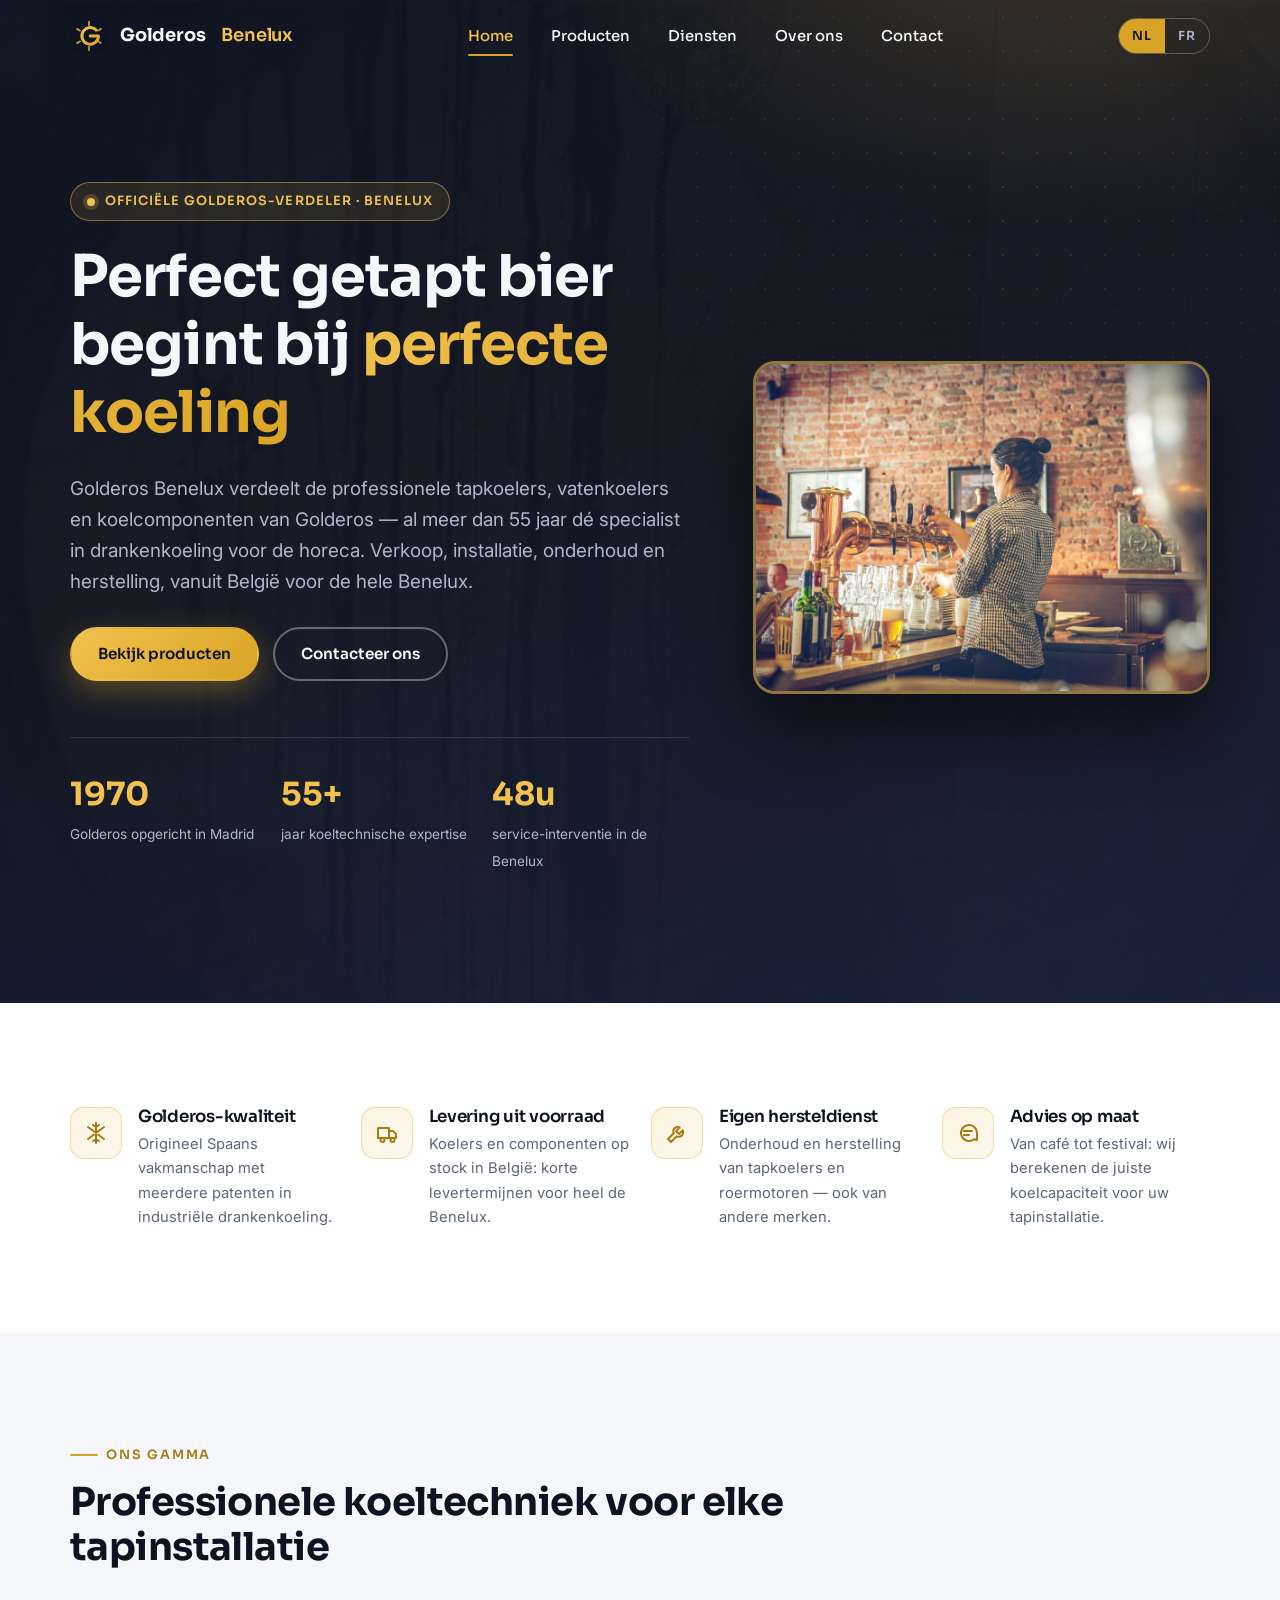
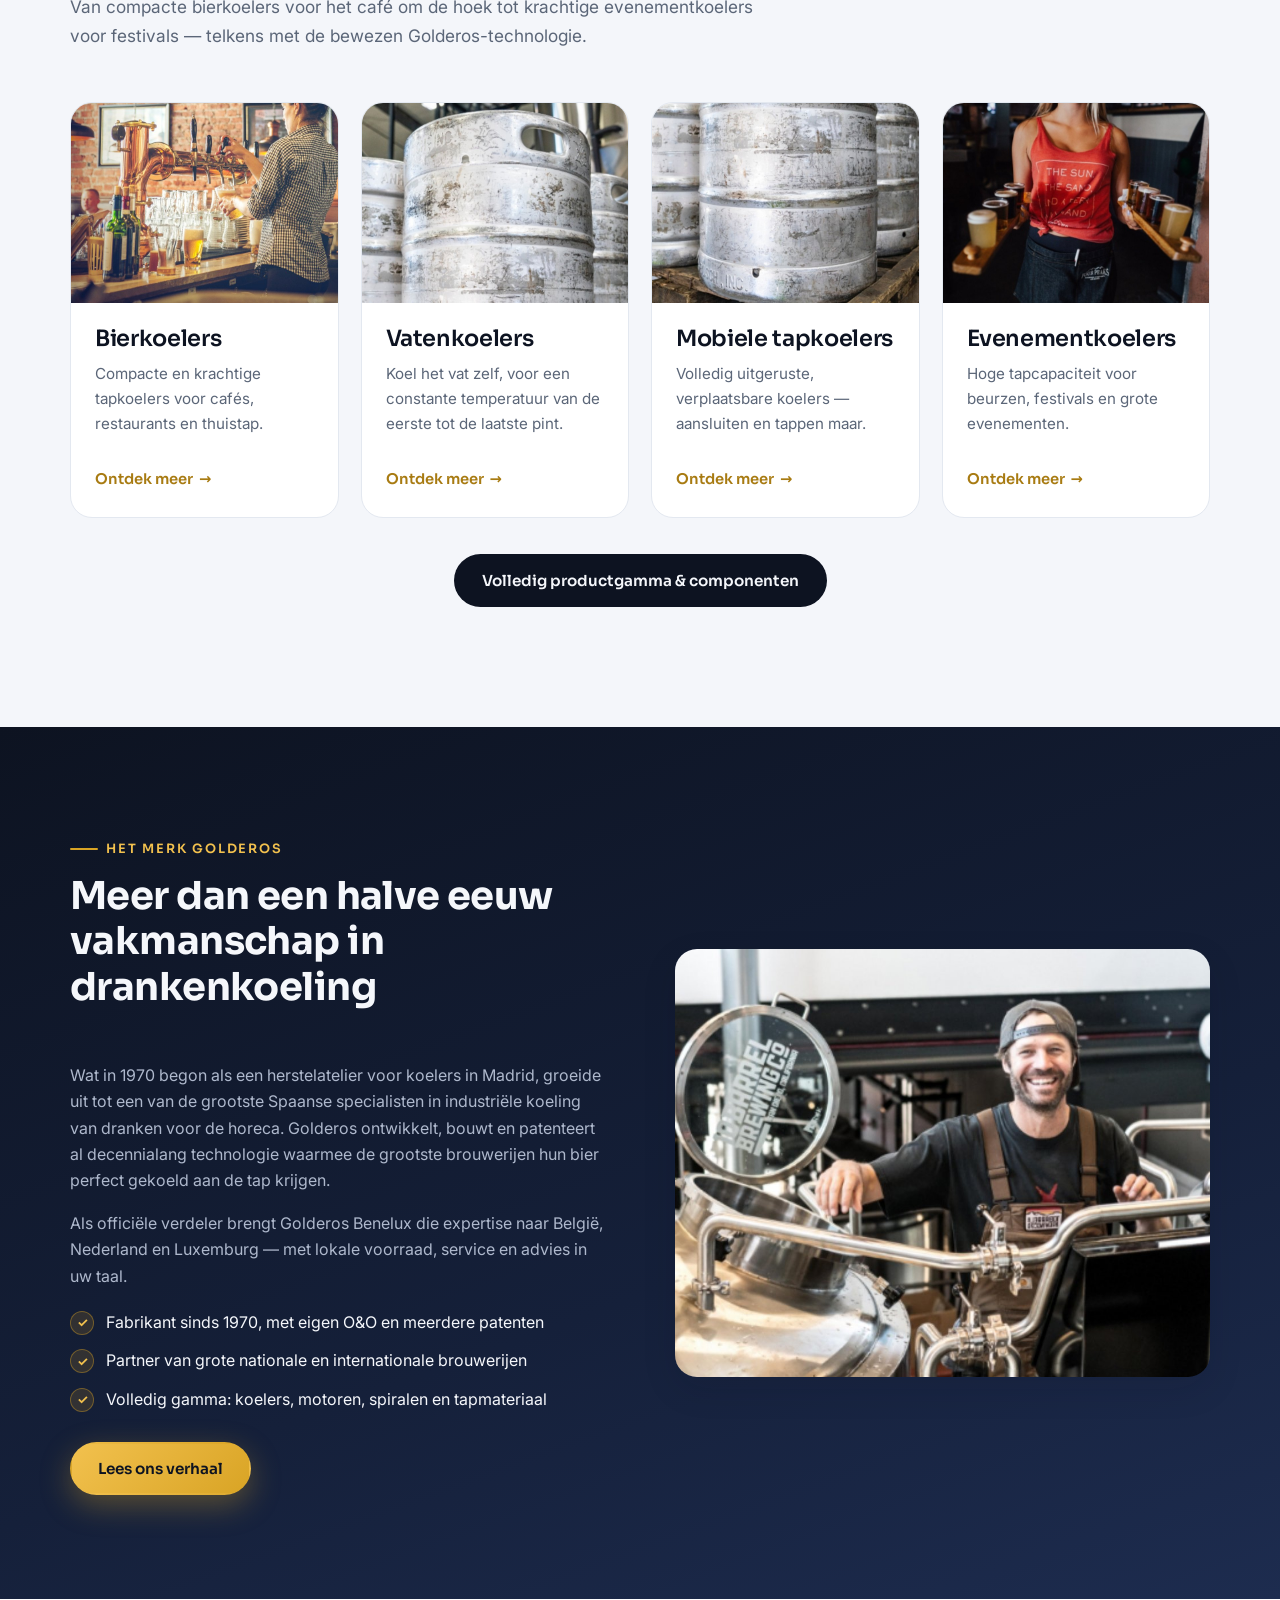
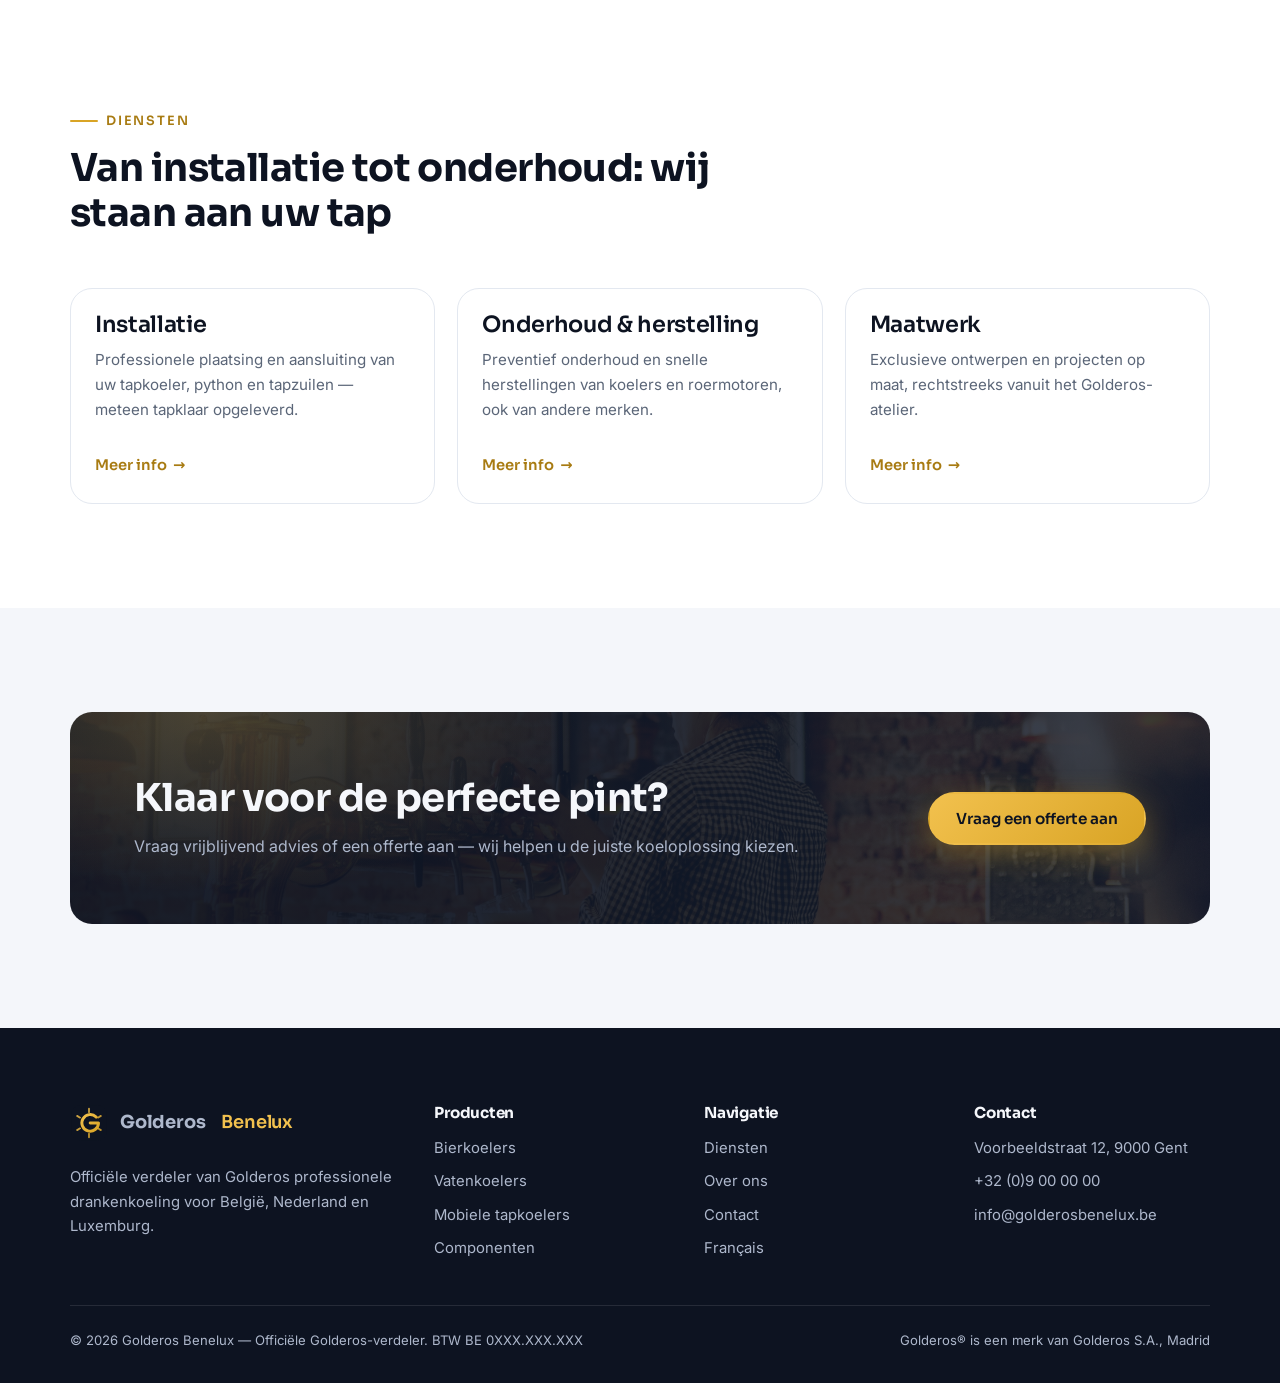
<file: index.html>
<!DOCTYPE html>
<html lang="nl">
<head>
  <meta charset="UTF-8">
  <meta name="viewport" content="width=device-width, initial-scale=1">
  <title>Golderos Benelux</title>
  <meta name="robots" content="noindex">
  <link rel="icon" type="image/svg+xml" href="assets/img/logo.svg">
  <script>
    // Stuur door naar de taal van de browser; Nederlands is de standaard.
    var lang = (navigator.language || "nl").toLowerCase();
    window.location.replace(lang.indexOf("fr") === 0 ? "fr/index.html" : "nl/index.html");
  </script>
  <meta http-equiv="refresh" content="1; url=nl/index.html">
</head>
<body>
  <noscript>
    <p><a href="nl/index.html">Nederlands</a> · <a href="fr/index.html">Français</a></p>
  </noscript>
  <p><a href="nl/index.html">Nederlands</a> · <a href="fr/index.html">Français</a></p>
</body>
</html>
</file>
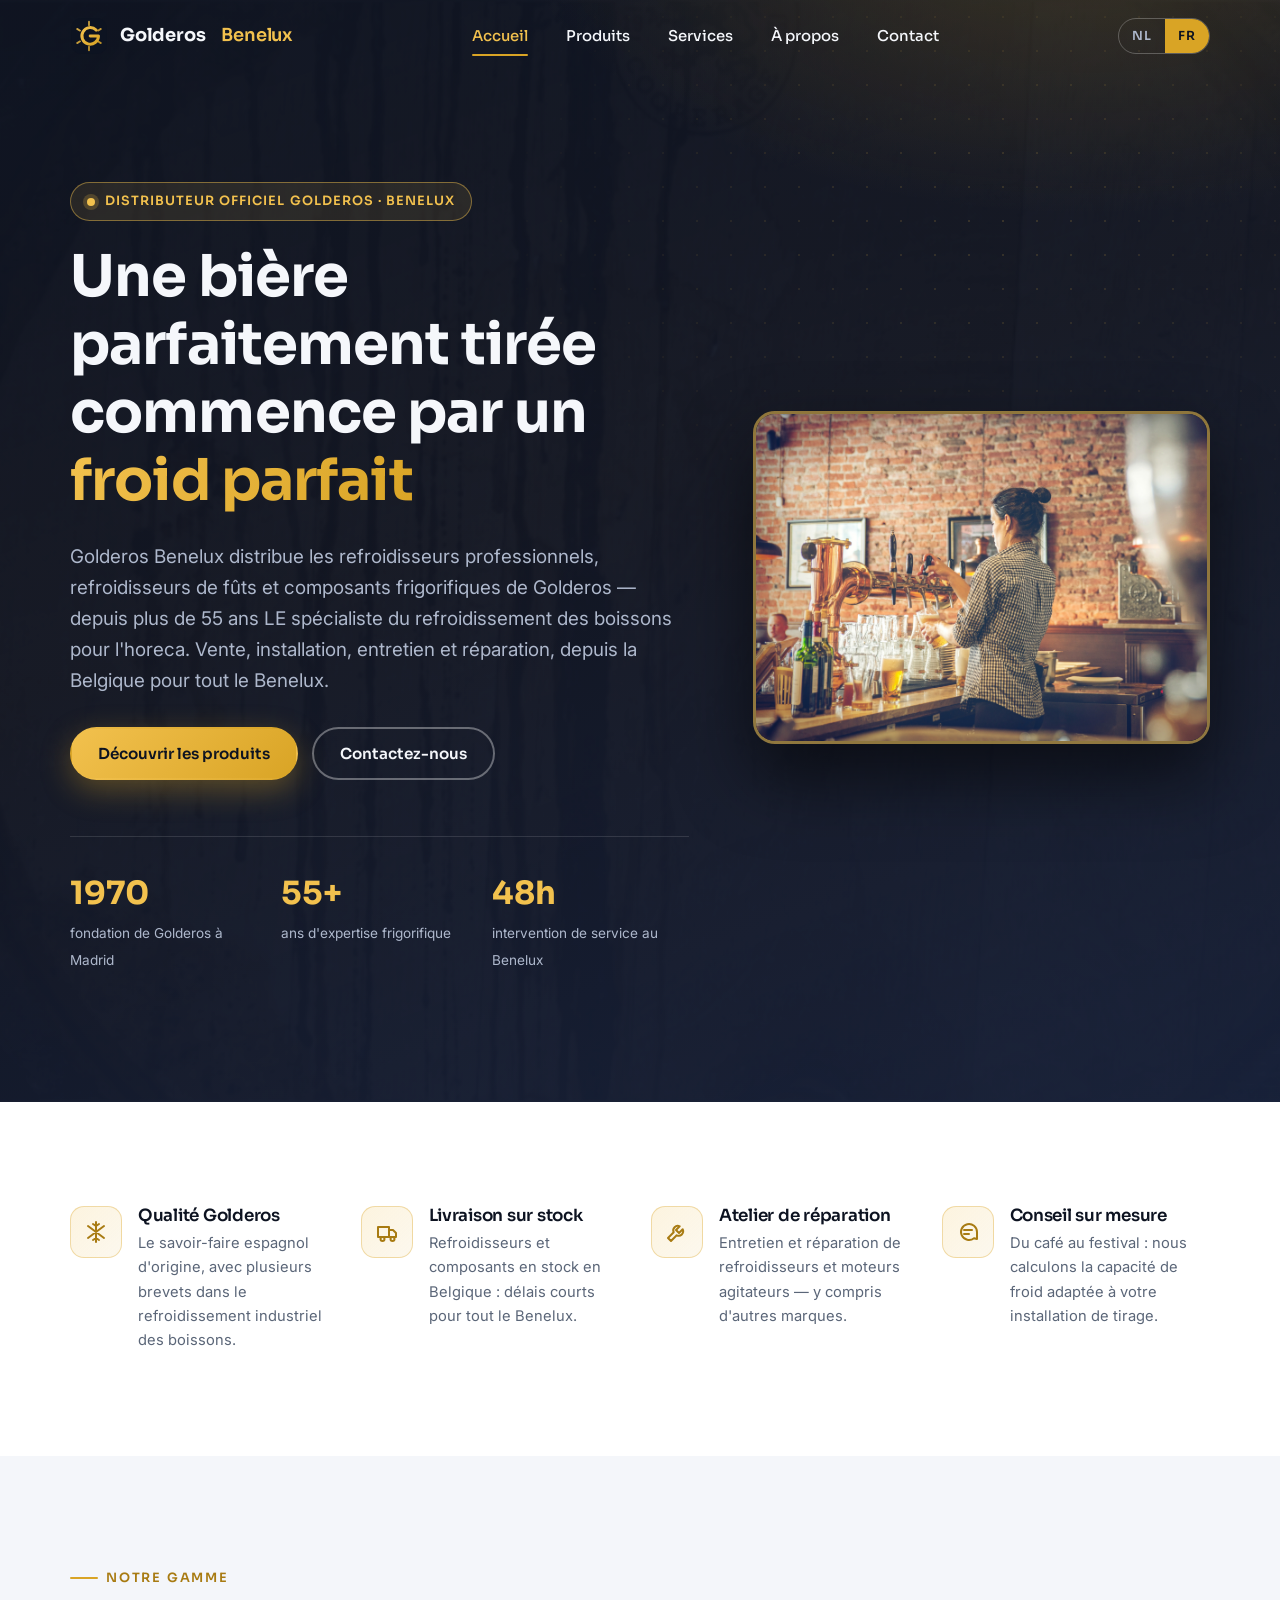
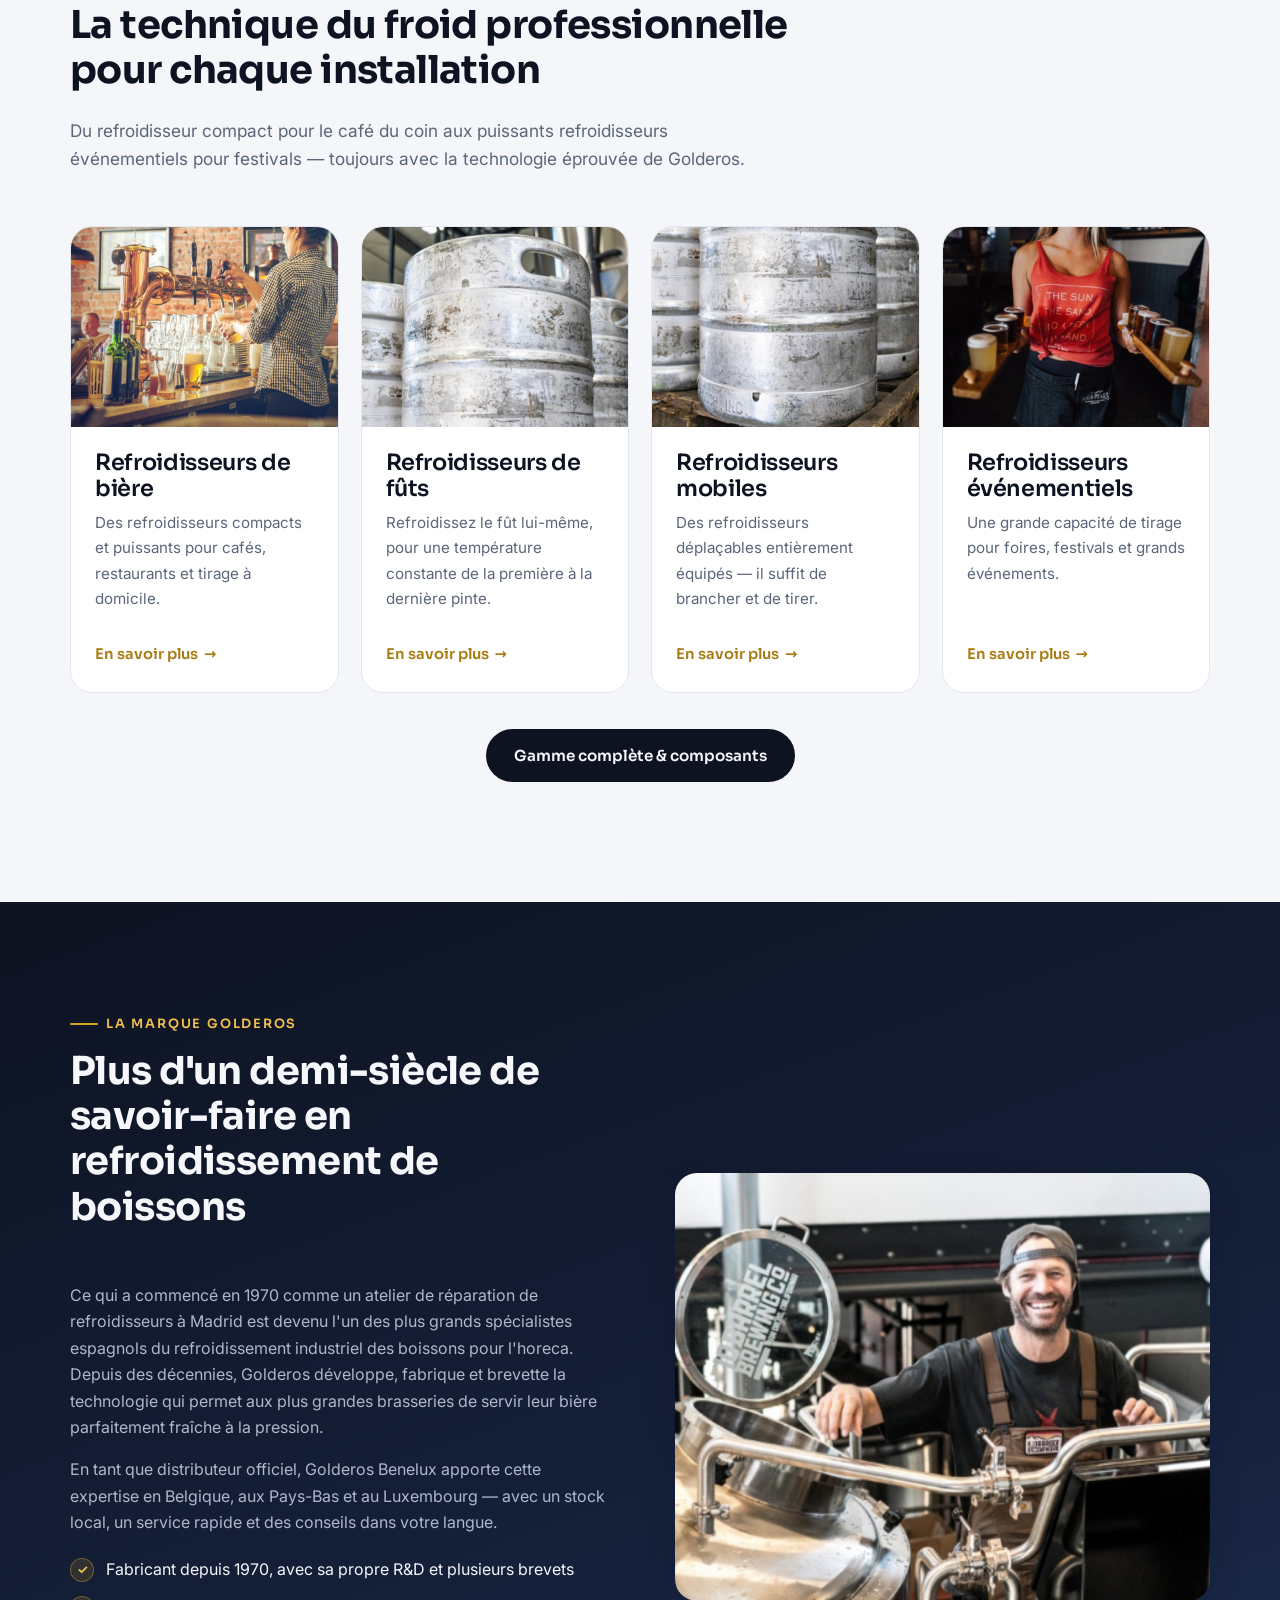
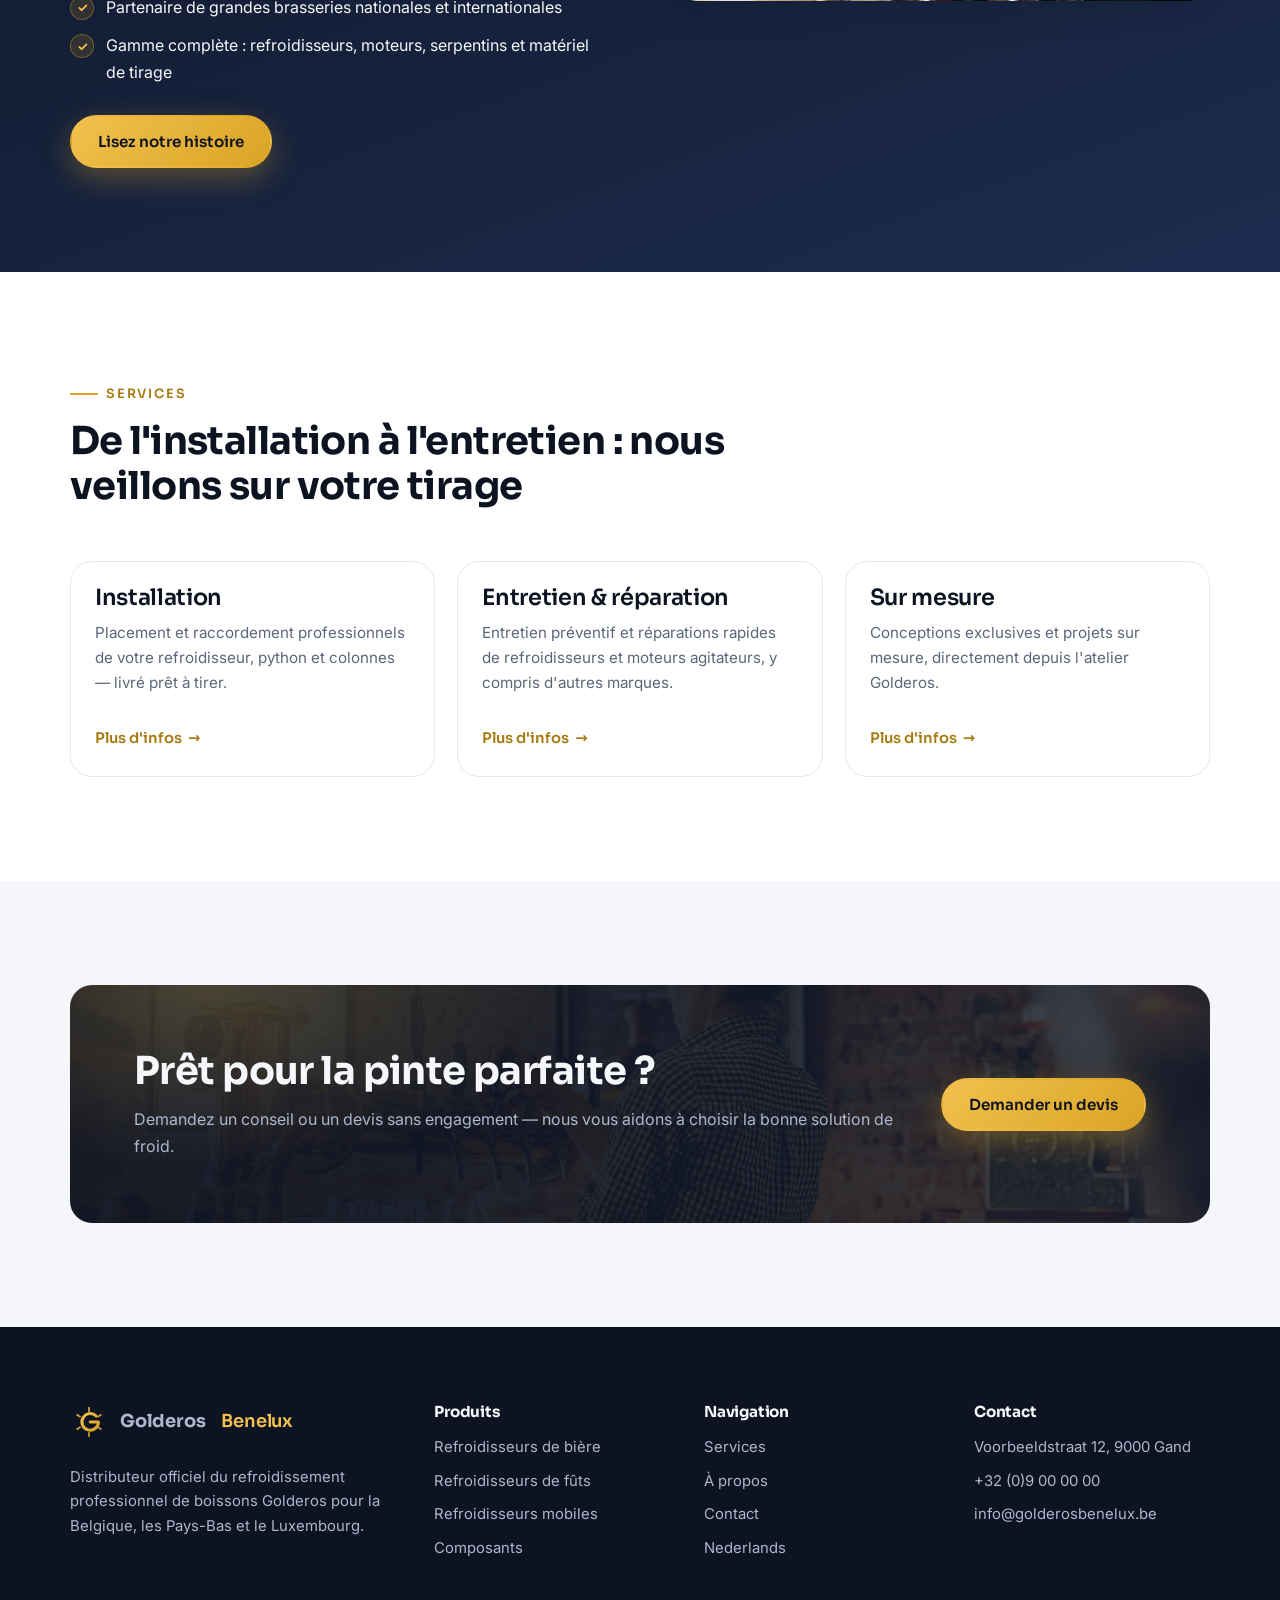
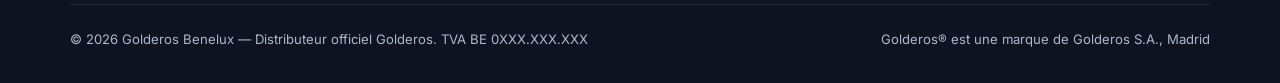
<file: fr/index.html>
<!DOCTYPE html>
<html lang="fr">
<head>
  <meta charset="UTF-8">
  <meta name="viewport" content="width=device-width, initial-scale=1">
  <title>Golderos Benelux — Refroidissement professionnel de bière pression &amp; technique du froid pour l'horeca</title>
  <meta name="description" content="Golderos Benelux est le distributeur officiel des refroidisseurs de bière, refroidisseurs de fûts, moteurs agitateurs et composants Golderos en Belgique, aux Pays-Bas et au Luxembourg. Vente, installation, entretien et réparation.">
  <meta property="og:title" content="Golderos Benelux — Refroidissement professionnel de bière pression pour l'horeca">
  <meta property="og:description" content="Distributeur officiel Golderos pour le Benelux : refroidisseurs, composants et service.">
  <meta property="og:type" content="website">
  <meta property="og:locale" content="fr_BE">
  <!-- TODO : remplacer le domaine dès que le nom de domaine définitif est connu -->
  <link rel="alternate" hreflang="nl-BE" href="https://www.golderosbenelux.be/nl/index.html">
  <link rel="alternate" hreflang="fr-BE" href="https://www.golderosbenelux.be/fr/index.html">
  <link rel="alternate" hreflang="x-default" href="https://www.golderosbenelux.be/nl/index.html">
  <link rel="icon" type="image/svg+xml" href="../assets/img/logo.svg">
  <link rel="preconnect" href="https://fonts.googleapis.com">
  <link rel="preconnect" href="https://fonts.gstatic.com" crossorigin>
  <link href="https://fonts.googleapis.com/css2?family=Inter:wght@400;500;600&family=Sora:wght@500;600;700&display=swap" rel="stylesheet">
  <link rel="stylesheet" href="../assets/css/style.css">
</head>
<body>
  <a class="skip-link" href="#main">Aller au contenu</a>

  <header class="site-header">
    <div class="container header-inner">
      <a class="brand" href="index.html">
        <img class="brand-mark" src="../assets/img/logo.svg" alt="" width="38" height="38">
        Golderos&nbsp;<span class="brand-sub">Benelux</span>
      </a>
      <nav class="site-nav" id="site-nav" aria-label="Navigation principale">
        <a href="index.html" aria-current="page">Accueil</a>
        <a href="produits.html">Produits</a>
        <a href="services.html">Services</a>
        <a href="a-propos.html">À propos</a>
        <a href="contact.html">Contact</a>
      </nav>
      <div class="header-actions">
        <div class="lang-switch" aria-label="Choix de la langue">
          <a href="../nl/index.html" lang="nl" hreflang="nl">NL</a>
          <a href="index.html" class="is-active" aria-current="true" lang="fr">FR</a>
        </div>
        <button class="nav-toggle" aria-expanded="false" aria-controls="site-nav" aria-label="Ouvrir ou fermer le menu">
          <span></span><span></span><span></span>
        </button>
      </div>
    </div>
  </header>

  <main id="main">

    <!-- Hero -->
    <section class="hero">
      <div class="container hero-inner">
        <div>
          <span class="hero-badge">Distributeur officiel Golderos · Benelux</span>
          <h1>Une bière parfaitement tirée commence par un <span class="accent">froid parfait</span></h1>
          <p class="lede">Golderos Benelux distribue les refroidisseurs professionnels, refroidisseurs de fûts et composants frigorifiques de Golderos — depuis plus de 55 ans LE spécialiste du refroidissement des boissons pour l'horeca. Vente, installation, entretien et réparation, depuis la Belgique pour tout le Benelux.</p>
          <div class="hero-actions">
            <a class="btn btn--gold" href="produits.html">Découvrir les produits</a>
            <a class="btn btn--ghost" href="contact.html">Contactez-nous</a>
          </div>
          <div class="hero-stats">
            <div><strong>1970</strong><span>fondation de Golderos à Madrid</span></div>
            <div><strong>55+</strong><span>ans d'expertise frigorifique</span></div>
            <div><strong>48h</strong><span>intervention de service au Benelux</span></div>
          </div>
        </div>
        <div class="hero-visual">
          <img src="../assets/img/hero-taps.jpg" alt="Un barman tire une bière fraîche sur une installation en cuivre" width="599" height="430">
        </div>
      </div>
    </section>

    <!-- Atouts -->
    <section class="section">
      <div class="container">
        <div class="grid grid--4">
          <div class="usp reveal">
            <span class="usp-icon" aria-hidden="true">
              <svg width="24" height="24" viewBox="0 0 24 24" fill="none" stroke="currentColor" stroke-width="2" stroke-linecap="round"><path d="M12 2v20M4 6l16 12M20 6L4 18M12 6l-3-2M12 6l3-2M12 18l-3 2M12 18l3 2"/></svg>
            </span>
            <div>
              <h3>Qualité Golderos</h3>
              <p>Le savoir-faire espagnol d'origine, avec plusieurs brevets dans le refroidissement industriel des boissons.</p>
            </div>
          </div>
          <div class="usp reveal">
            <span class="usp-icon" aria-hidden="true">
              <svg width="24" height="24" viewBox="0 0 24 24" fill="none" stroke="currentColor" stroke-width="2" stroke-linecap="round" stroke-linejoin="round"><path d="M3 7h11v10H3zM14 10h4l3 3v4h-7zM7.5 17a2 2 0 1 0 0 4 2 2 0 0 0 0-4zM17.5 17a2 2 0 1 0 0 4 2 2 0 0 0 0-4z"/></svg>
            </span>
            <div>
              <h3>Livraison sur stock</h3>
              <p>Refroidisseurs et composants en stock en Belgique : délais courts pour tout le Benelux.</p>
            </div>
          </div>
          <div class="usp reveal">
            <span class="usp-icon" aria-hidden="true">
              <svg width="24" height="24" viewBox="0 0 24 24" fill="none" stroke="currentColor" stroke-width="2" stroke-linecap="round" stroke-linejoin="round"><path d="M14.7 6.3a4.5 4.5 0 0 0-6 6L3 18l3 3 5.7-5.7a4.5 4.5 0 0 0 6-6L14 13l-3-3z"/></svg>
            </span>
            <div>
              <h3>Atelier de réparation</h3>
              <p>Entretien et réparation de refroidisseurs et moteurs agitateurs — y compris d'autres marques.</p>
            </div>
          </div>
          <div class="usp reveal">
            <span class="usp-icon" aria-hidden="true">
              <svg width="24" height="24" viewBox="0 0 24 24" fill="none" stroke="currentColor" stroke-width="2" stroke-linecap="round" stroke-linejoin="round"><path d="M21 12a8 8 0 1 0-3 6.2L21 19z"/><path d="M8 10h8M8 14h5"/></svg>
            </span>
            <div>
              <h3>Conseil sur mesure</h3>
              <p>Du café au festival : nous calculons la capacité de froid adaptée à votre installation de tirage.</p>
            </div>
          </div>
        </div>
      </div>
    </section>

    <!-- Catégories de produits -->
    <section class="section section--mist">
      <div class="container">
        <div class="section-head reveal">
          <span class="kicker">Notre gamme</span>
          <h2>La technique du froid professionnelle pour chaque installation</h2>
          <p class="lede">Du refroidisseur compact pour le café du coin aux puissants refroidisseurs événementiels pour festivals — toujours avec la technologie éprouvée de Golderos.</p>
        </div>
        <div class="grid grid--4">
          <article class="card reveal">
            <div class="card-media">
              <img src="../assets/img/products/beer-cooler.jpg" data-placeholder="../assets/img/products/placeholder-beer-cooler.svg" onerror="this.onerror=null;this.src=this.dataset.placeholder;this.classList.add('is-placeholder')" alt="Refroidisseur de bière Golderos" loading="lazy" width="800" height="600">
            </div>
            <div class="card-body">
              <h3>Refroidisseurs de bière</h3>
              <p>Des refroidisseurs compacts et puissants pour cafés, restaurants et tirage à domicile.</p>
              <a class="card-link" href="produits.html#refroidisseurs-biere">En savoir plus</a>
            </div>
          </article>
          <article class="card reveal">
            <div class="card-media">
              <img src="../assets/img/products/keg-cooler.jpg" data-placeholder="../assets/img/products/placeholder-keg-cooler.svg" onerror="this.onerror=null;this.src=this.dataset.placeholder;this.classList.add('is-placeholder')" alt="Refroidisseur de fûts Golderos" loading="lazy" width="800" height="600">
            </div>
            <div class="card-body">
              <h3>Refroidisseurs de fûts</h3>
              <p>Refroidissez le fût lui-même, pour une température constante de la première à la dernière pinte.</p>
              <a class="card-link" href="produits.html#refroidisseurs-futs">En savoir plus</a>
            </div>
          </article>
          <article class="card reveal">
            <div class="card-media">
              <img src="../assets/img/products/mobile-cooler.jpg" data-placeholder="../assets/img/products/placeholder-mobile-cooler.svg" onerror="this.onerror=null;this.src=this.dataset.placeholder;this.classList.add('is-placeholder')" alt="Refroidisseur mobile Golderos" loading="lazy" width="800" height="600">
            </div>
            <div class="card-body">
              <h3>Refroidisseurs mobiles</h3>
              <p>Des refroidisseurs déplaçables entièrement équipés — il suffit de brancher et de tirer.</p>
              <a class="card-link" href="produits.html#refroidisseurs-mobiles">En savoir plus</a>
            </div>
          </article>
          <article class="card reveal">
            <div class="card-media">
              <img src="../assets/img/products/event-cooler.jpg" data-placeholder="../assets/img/products/placeholder-event-cooler.svg" onerror="this.onerror=null;this.src=this.dataset.placeholder;this.classList.add('is-placeholder')" alt="Refroidisseur événementiel Golderos" loading="lazy" width="800" height="600">
            </div>
            <div class="card-body">
              <h3>Refroidisseurs événementiels</h3>
              <p>Une grande capacité de tirage pour foires, festivals et grands événements.</p>
              <a class="card-link" href="produits.html#refroidisseurs-evenements">En savoir plus</a>
            </div>
          </article>
        </div>
        <p class="center" style="margin-top:36px">
          <a class="btn btn--ink" href="produits.html">Gamme complète &amp; composants</a>
        </p>
      </div>
    </section>

    <!-- À propos de Golderos -->
    <section class="section section--dark">
      <div class="container split">
        <div class="reveal">
          <div class="section-head">
            <span class="kicker">La marque Golderos</span>
            <h2>Plus d'un demi-siècle de savoir-faire en refroidissement de boissons</h2>
          </div>
          <p>Ce qui a commencé en 1970 comme un atelier de réparation de refroidisseurs à Madrid est devenu l'un des plus grands spécialistes espagnols du refroidissement industriel des boissons pour l'horeca. Depuis des décennies, Golderos développe, fabrique et brevette la technologie qui permet aux plus grandes brasseries de servir leur bière parfaitement fraîche à la pression.</p>
          <p>En tant que distributeur officiel, Golderos Benelux apporte cette expertise en Belgique, aux Pays-Bas et au Luxembourg — avec un stock local, un service rapide et des conseils dans votre langue.</p>
          <ul class="checklist">
            <li>Fabricant depuis 1970, avec sa propre R&amp;D et plusieurs brevets</li>
            <li>Partenaire de grandes brasseries nationales et internationales</li>
            <li>Gamme complète : refroidisseurs, moteurs, serpentins et matériel de tirage</li>
          </ul>
          <div class="hero-actions">
            <a class="btn btn--gold" href="a-propos.html">Lisez notre histoire</a>
          </div>
        </div>
        <div class="split-media reveal">
          <img src="../assets/img/products/workshop.jpg" data-placeholder="../assets/img/products/placeholder-service.svg" onerror="this.onerror=null;this.src=this.dataset.placeholder;this.classList.add('is-placeholder')" alt="Atelier de technique du froid Golderos" loading="lazy" width="1000" height="800">
        </div>
      </div>
    </section>

    <!-- Services -->
    <section class="section">
      <div class="container">
        <div class="section-head reveal">
          <span class="kicker">Services</span>
          <h2>De l'installation à l'entretien : nous veillons sur votre tirage</h2>
        </div>
        <div class="grid grid--3">
          <article class="card reveal">
            <div class="card-body">
              <h3>Installation</h3>
              <p>Placement et raccordement professionnels de votre refroidisseur, python et colonnes — livré prêt à tirer.</p>
              <a class="card-link" href="services.html#installation">Plus d'infos</a>
            </div>
          </article>
          <article class="card reveal">
            <div class="card-body">
              <h3>Entretien &amp; réparation</h3>
              <p>Entretien préventif et réparations rapides de refroidisseurs et moteurs agitateurs, y compris d'autres marques.</p>
              <a class="card-link" href="services.html#entretien">Plus d'infos</a>
            </div>
          </article>
          <article class="card reveal">
            <div class="card-body">
              <h3>Sur mesure</h3>
              <p>Conceptions exclusives et projets sur mesure, directement depuis l'atelier Golderos.</p>
              <a class="card-link" href="services.html#sur-mesure">Plus d'infos</a>
            </div>
          </article>
        </div>
      </div>
    </section>

    <!-- CTA -->
    <section class="section section--mist">
      <div class="container">
        <div class="cta-band reveal">
          <div>
            <h2>Prêt pour la pinte parfaite ?</h2>
            <p>Demandez un conseil ou un devis sans engagement — nous vous aidons à choisir la bonne solution de froid.</p>
          </div>
          <a class="btn btn--gold" href="contact.html">Demander un devis</a>
        </div>
      </div>
    </section>
  </main>

  <footer class="site-footer">
    <div class="container">
      <div class="footer-grid">
        <div class="footer-brand">
          <a class="brand" href="index.html">
            <img class="brand-mark" src="../assets/img/logo.svg" alt="" width="38" height="38">
            Golderos&nbsp;<span class="brand-sub">Benelux</span>
          </a>
          <p style="margin-top:16px">Distributeur officiel du refroidissement professionnel de boissons Golderos pour la Belgique, les Pays-Bas et le Luxembourg.</p>
        </div>
        <div>
          <h4>Produits</h4>
          <ul>
            <li><a href="produits.html#refroidisseurs-biere">Refroidisseurs de bière</a></li>
            <li><a href="produits.html#refroidisseurs-futs">Refroidisseurs de fûts</a></li>
            <li><a href="produits.html#refroidisseurs-mobiles">Refroidisseurs mobiles</a></li>
            <li><a href="produits.html#composants">Composants</a></li>
          </ul>
        </div>
        <div>
          <h4>Navigation</h4>
          <ul>
            <li><a href="services.html">Services</a></li>
            <li><a href="a-propos.html">À propos</a></li>
            <li><a href="contact.html">Contact</a></li>
            <li><a href="../nl/index.html" lang="nl" hreflang="nl">Nederlands</a></li>
          </ul>
        </div>
        <div>
          <h4>Contact</h4>
          <ul>
            <!-- TODO : compléter les coordonnées définitives -->
            <li>Voorbeeldstraat 12, 9000 Gand</li>
            <li><a href="tel:+3290000000">+32 (0)9 00 00 00</a></li>
            <li><a href="mailto:info@golderosbenelux.be">info@golderosbenelux.be</a></li>
          </ul>
        </div>
      </div>
      <div class="footer-bottom">
        <span>© <span data-year>2026</span> Golderos Benelux — Distributeur officiel Golderos. TVA BE 0XXX.XXX.XXX <!-- TODO --></span>
        <span>Golderos® est une marque de Golderos S.A., Madrid</span>
      </div>
    </div>
  </footer>

  <script src="../assets/js/main.js" defer></script>
</body>
</html>
</file>
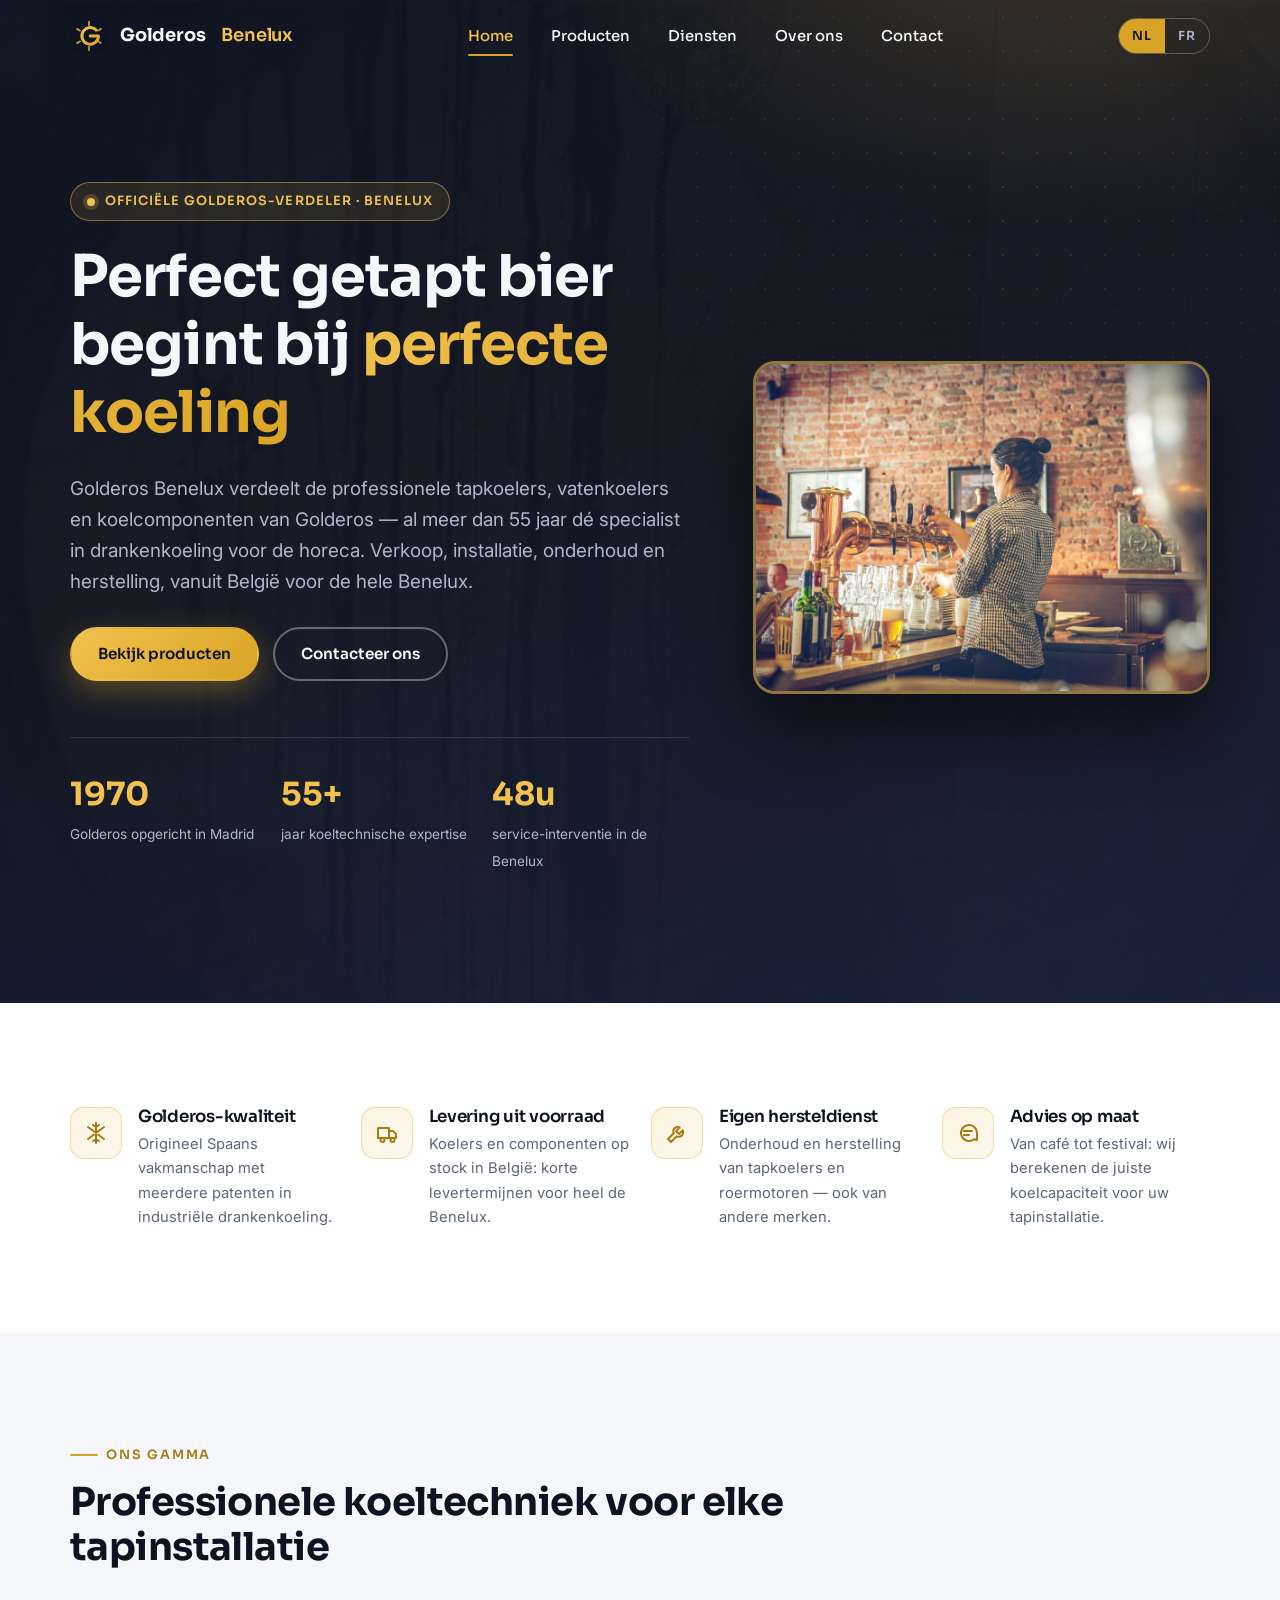
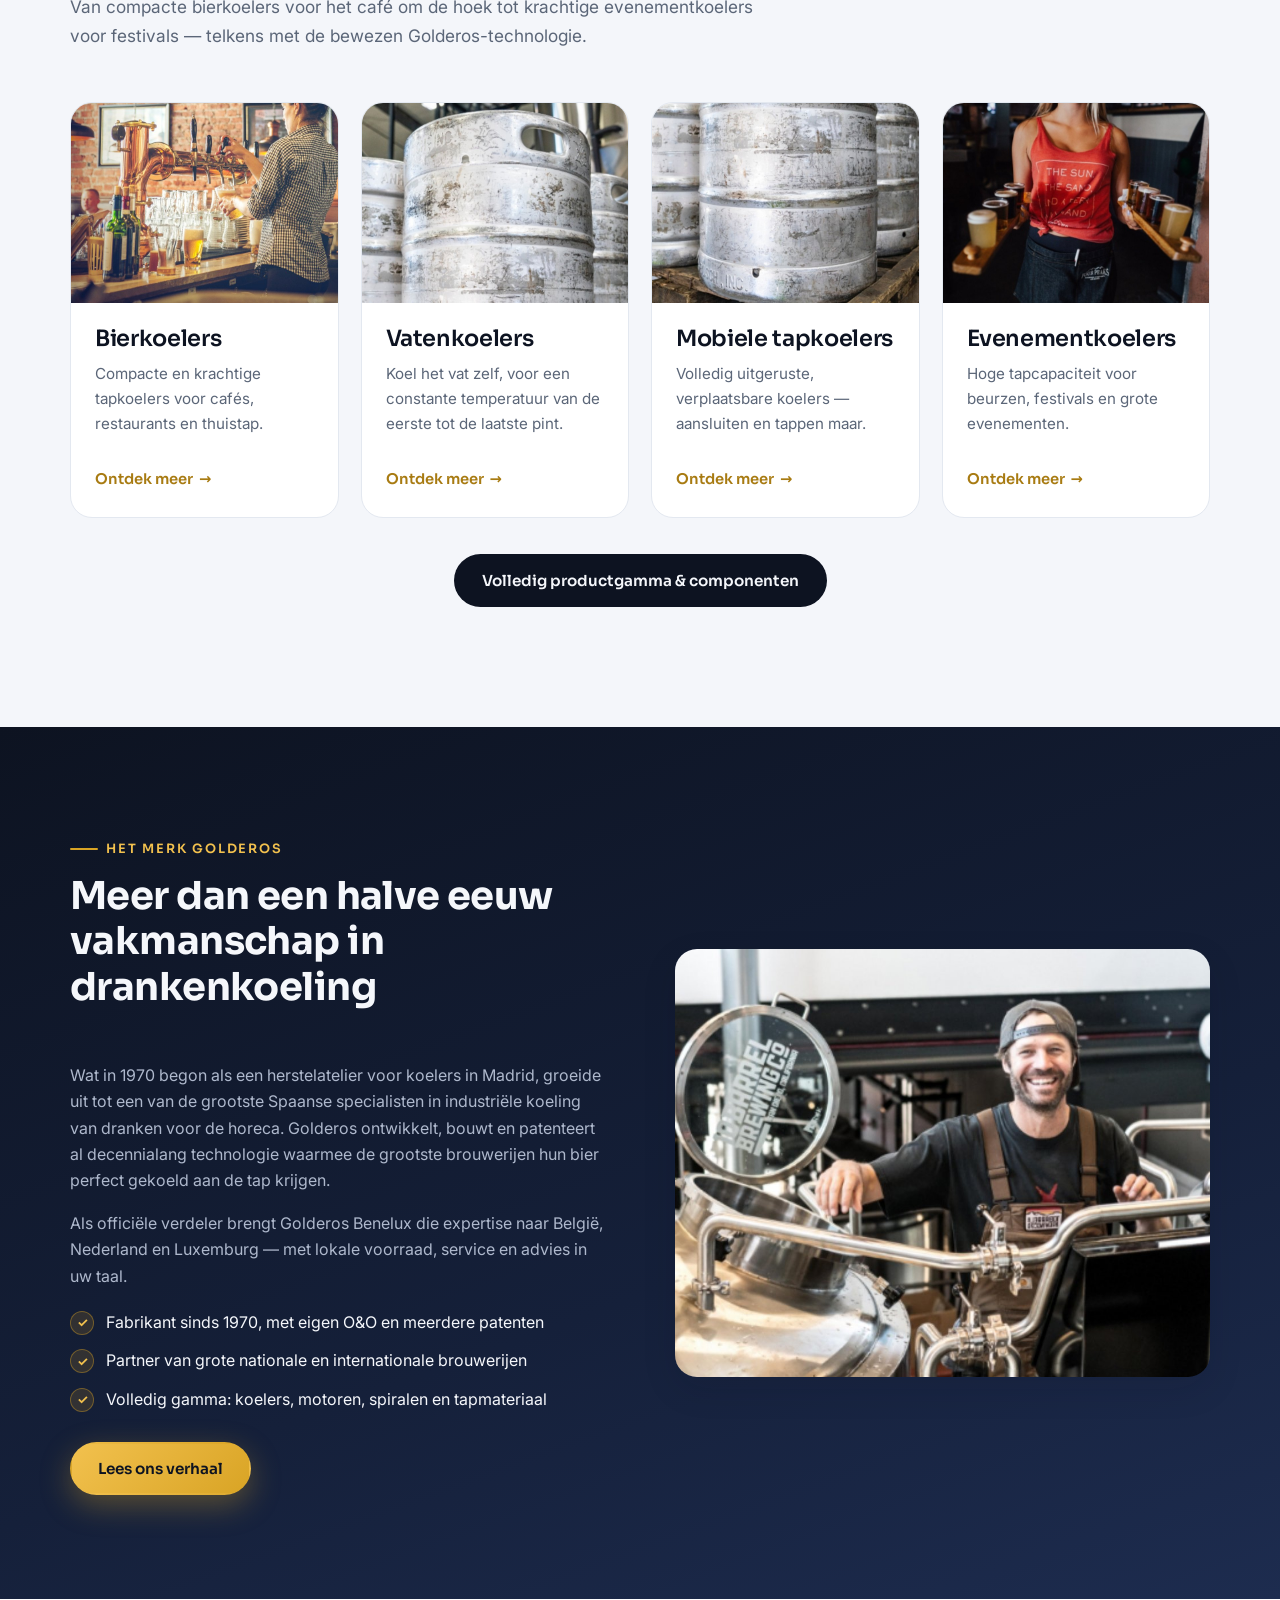
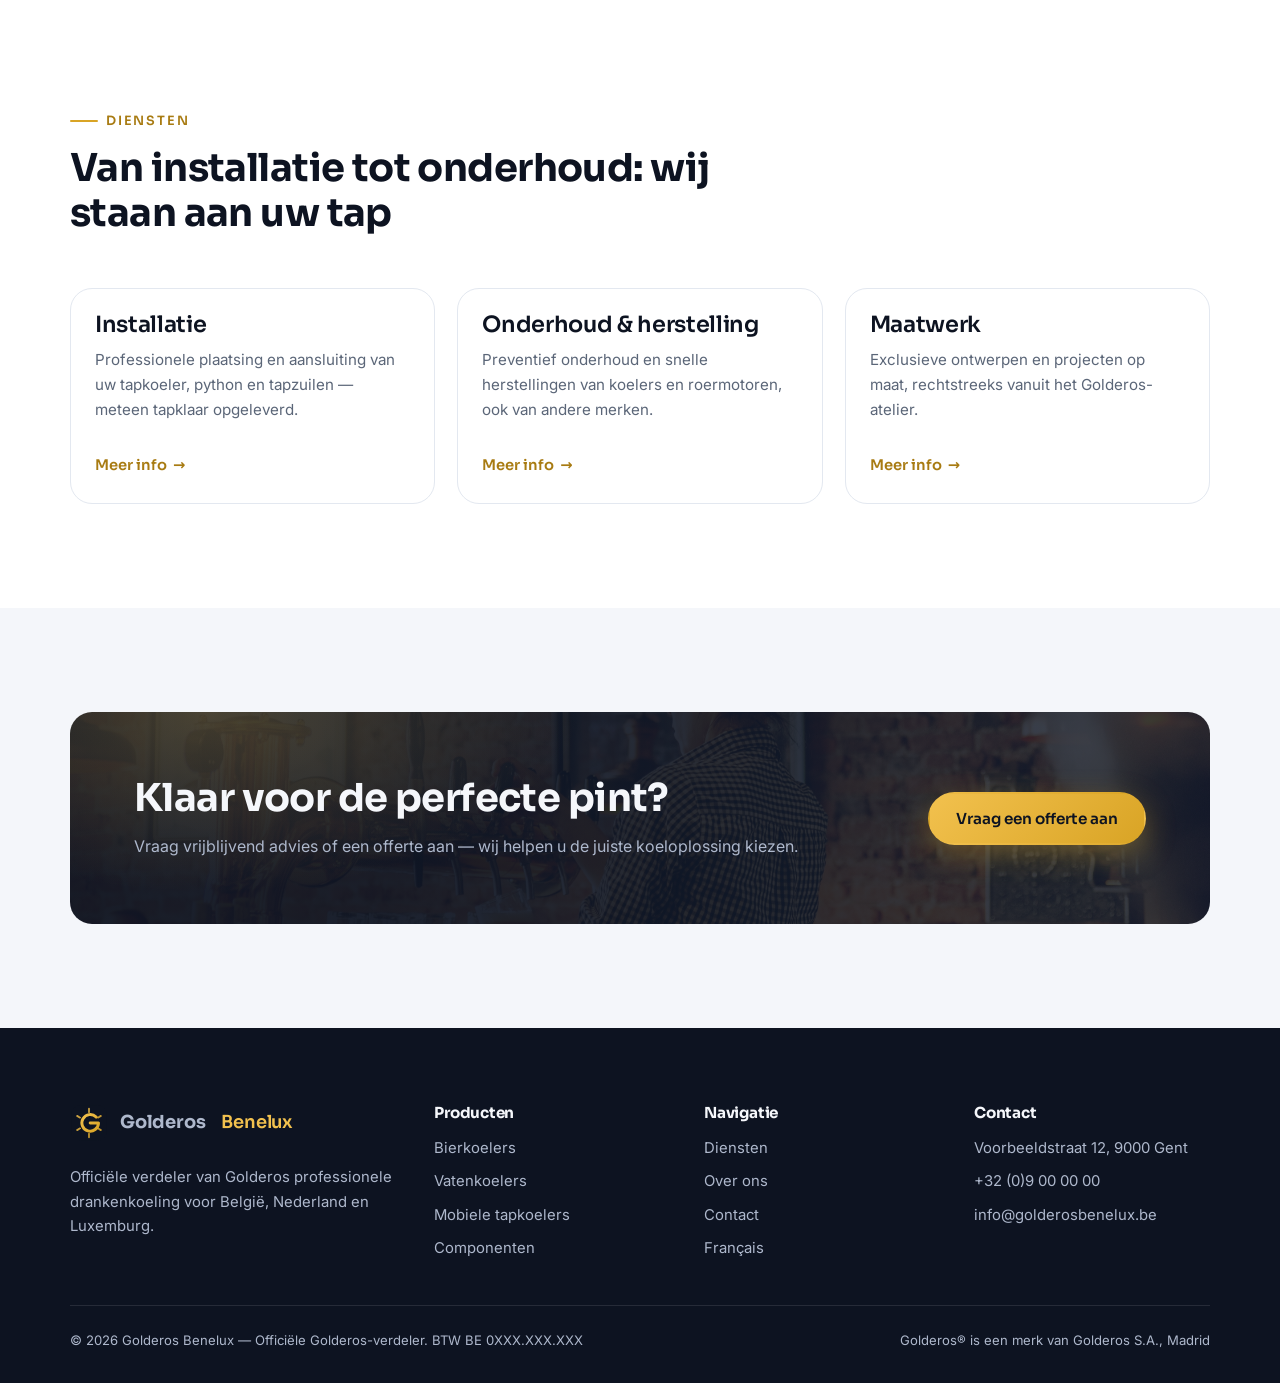
<file: nl/index.html>
<!DOCTYPE html>
<html lang="nl">
<head>
  <meta charset="UTF-8">
  <meta name="viewport" content="width=device-width, initial-scale=1">
  <title>Golderos Benelux — Professionele biertapkoeling &amp; koeltechniek voor de horeca</title>
  <meta name="description" content="Golderos Benelux is de officiële verdeler van Golderos biertapkoelers, vatenkoelers, roermotoren en koelcomponenten in België, Nederland en Luxemburg. Verkoop, installatie, onderhoud en herstelling.">
  <meta property="og:title" content="Golderos Benelux — Professionele biertapkoeling voor de horeca">
  <meta property="og:description" content="Officiële Golderos-verdeler voor de Benelux: tapkoelers, vatenkoelers, componenten en service.">
  <meta property="og:type" content="website">
  <meta property="og:locale" content="nl_BE">
  <!-- TODO: vervang het domein zodra de definitieve domeinnaam gekend is -->
  <link rel="alternate" hreflang="nl-BE" href="https://www.golderosbenelux.be/nl/index.html">
  <link rel="alternate" hreflang="fr-BE" href="https://www.golderosbenelux.be/fr/index.html">
  <link rel="alternate" hreflang="x-default" href="https://www.golderosbenelux.be/nl/index.html">
  <link rel="icon" type="image/svg+xml" href="../assets/img/logo.svg">
  <link rel="preconnect" href="https://fonts.googleapis.com">
  <link rel="preconnect" href="https://fonts.gstatic.com" crossorigin>
  <link href="https://fonts.googleapis.com/css2?family=Inter:wght@400;500;600&family=Sora:wght@500;600;700&display=swap" rel="stylesheet">
  <link rel="stylesheet" href="../assets/css/style.css">
</head>
<body>
  <a class="skip-link" href="#main">Naar de inhoud</a>

  <header class="site-header">
    <div class="container header-inner">
      <a class="brand" href="index.html">
        <img class="brand-mark" src="../assets/img/logo.svg" alt="" width="38" height="38">
        Golderos&nbsp;<span class="brand-sub">Benelux</span>
      </a>
      <nav class="site-nav" id="site-nav" aria-label="Hoofdnavigatie">
        <a href="index.html" aria-current="page">Home</a>
        <a href="producten.html">Producten</a>
        <a href="diensten.html">Diensten</a>
        <a href="over-ons.html">Over ons</a>
        <a href="contact.html">Contact</a>
      </nav>
      <div class="header-actions">
        <div class="lang-switch" aria-label="Taalkeuze">
          <a href="index.html" class="is-active" aria-current="true" lang="nl">NL</a>
          <a href="../fr/index.html" lang="fr" hreflang="fr">FR</a>
        </div>
        <button class="nav-toggle" aria-expanded="false" aria-controls="site-nav" aria-label="Menu openen of sluiten">
          <span></span><span></span><span></span>
        </button>
      </div>
    </div>
  </header>

  <main id="main">

    <!-- Hero -->
    <section class="hero">
      <div class="container hero-inner">
        <div>
          <span class="hero-badge">Officiële Golderos-verdeler · Benelux</span>
          <h1>Perfect getapt bier begint bij <span class="accent">perfecte koeling</span></h1>
          <p class="lede">Golderos Benelux verdeelt de professionele tapkoelers, vatenkoelers en koelcomponenten van Golderos — al meer dan 55 jaar dé specialist in drankenkoeling voor de horeca. Verkoop, installatie, onderhoud en herstelling, vanuit België voor de hele Benelux.</p>
          <div class="hero-actions">
            <a class="btn btn--gold" href="producten.html">Bekijk producten</a>
            <a class="btn btn--ghost" href="contact.html">Contacteer ons</a>
          </div>
          <div class="hero-stats">
            <div><strong>1970</strong><span>Golderos opgericht in Madrid</span></div>
            <div><strong>55+</strong><span>jaar koeltechnische expertise</span></div>
            <div><strong>48u</strong><span>service-interventie in de Benelux</span></div>
          </div>
        </div>
        <div class="hero-visual">
          <img src="../assets/img/hero-taps.jpg" alt="Barman tapt een vers biertje aan een koperen tapinstallatie" width="599" height="430">
        </div>
      </div>
    </section>

    <!-- USP's -->
    <section class="section">
      <div class="container">
        <div class="grid grid--4">
          <div class="usp reveal">
            <span class="usp-icon" aria-hidden="true">
              <svg width="24" height="24" viewBox="0 0 24 24" fill="none" stroke="currentColor" stroke-width="2" stroke-linecap="round"><path d="M12 2v20M4 6l16 12M20 6L4 18M12 6l-3-2M12 6l3-2M12 18l-3 2M12 18l3 2"/></svg>
            </span>
            <div>
              <h3>Golderos-kwaliteit</h3>
              <p>Origineel Spaans vakmanschap met meerdere patenten in industriële drankenkoeling.</p>
            </div>
          </div>
          <div class="usp reveal">
            <span class="usp-icon" aria-hidden="true">
              <svg width="24" height="24" viewBox="0 0 24 24" fill="none" stroke="currentColor" stroke-width="2" stroke-linecap="round" stroke-linejoin="round"><path d="M3 7h11v10H3zM14 10h4l3 3v4h-7zM7.5 17a2 2 0 1 0 0 4 2 2 0 0 0 0-4zM17.5 17a2 2 0 1 0 0 4 2 2 0 0 0 0-4z"/></svg>
            </span>
            <div>
              <h3>Levering uit voorraad</h3>
              <p>Koelers en componenten op stock in België: korte levertermijnen voor heel de Benelux.</p>
            </div>
          </div>
          <div class="usp reveal">
            <span class="usp-icon" aria-hidden="true">
              <svg width="24" height="24" viewBox="0 0 24 24" fill="none" stroke="currentColor" stroke-width="2" stroke-linecap="round" stroke-linejoin="round"><path d="M14.7 6.3a4.5 4.5 0 0 0-6 6L3 18l3 3 5.7-5.7a4.5 4.5 0 0 0 6-6L14 13l-3-3z"/></svg>
            </span>
            <div>
              <h3>Eigen hersteldienst</h3>
              <p>Onderhoud en herstelling van tapkoelers en roermotoren — ook van andere merken.</p>
            </div>
          </div>
          <div class="usp reveal">
            <span class="usp-icon" aria-hidden="true">
              <svg width="24" height="24" viewBox="0 0 24 24" fill="none" stroke="currentColor" stroke-width="2" stroke-linecap="round" stroke-linejoin="round"><path d="M21 12a8 8 0 1 0-3 6.2L21 19z"/><path d="M8 10h8M8 14h5"/></svg>
            </span>
            <div>
              <h3>Advies op maat</h3>
              <p>Van café tot festival: wij berekenen de juiste koelcapaciteit voor uw tapinstallatie.</p>
            </div>
          </div>
        </div>
      </div>
    </section>

    <!-- Productcategorieën -->
    <section class="section section--mist">
      <div class="container">
        <div class="section-head reveal">
          <span class="kicker">Ons gamma</span>
          <h2>Professionele koeltechniek voor elke tapinstallatie</h2>
          <p class="lede">Van compacte bierkoelers voor het café om de hoek tot krachtige evenementkoelers voor festivals — telkens met de bewezen Golderos-technologie.</p>
        </div>
        <div class="grid grid--4">
          <article class="card reveal">
            <div class="card-media">
              <img src="../assets/img/products/beer-cooler.jpg" data-placeholder="../assets/img/products/placeholder-beer-cooler.svg" onerror="this.onerror=null;this.src=this.dataset.placeholder;this.classList.add('is-placeholder')" alt="Golderos bierkoeler" loading="lazy" width="800" height="600">
            </div>
            <div class="card-body">
              <h3>Bierkoelers</h3>
              <p>Compacte en krachtige tapkoelers voor cafés, restaurants en thuistap.</p>
              <a class="card-link" href="producten.html#bierkoelers">Ontdek meer</a>
            </div>
          </article>
          <article class="card reveal">
            <div class="card-media">
              <img src="../assets/img/products/keg-cooler.jpg" data-placeholder="../assets/img/products/placeholder-keg-cooler.svg" onerror="this.onerror=null;this.src=this.dataset.placeholder;this.classList.add('is-placeholder')" alt="Golderos vatenkoeler" loading="lazy" width="800" height="600">
            </div>
            <div class="card-body">
              <h3>Vatenkoelers</h3>
              <p>Koel het vat zelf, voor een constante temperatuur van de eerste tot de laatste pint.</p>
              <a class="card-link" href="producten.html#vatenkoelers">Ontdek meer</a>
            </div>
          </article>
          <article class="card reveal">
            <div class="card-media">
              <img src="../assets/img/products/mobile-cooler.jpg" data-placeholder="../assets/img/products/placeholder-mobile-cooler.svg" onerror="this.onerror=null;this.src=this.dataset.placeholder;this.classList.add('is-placeholder')" alt="Golderos mobiele tapkoeler" loading="lazy" width="800" height="600">
            </div>
            <div class="card-body">
              <h3>Mobiele tapkoelers</h3>
              <p>Volledig uitgeruste, verplaatsbare koelers — aansluiten en tappen maar.</p>
              <a class="card-link" href="producten.html#mobiele-koelers">Ontdek meer</a>
            </div>
          </article>
          <article class="card reveal">
            <div class="card-media">
              <img src="../assets/img/products/event-cooler.jpg" data-placeholder="../assets/img/products/placeholder-event-cooler.svg" onerror="this.onerror=null;this.src=this.dataset.placeholder;this.classList.add('is-placeholder')" alt="Golderos evenementkoeler" loading="lazy" width="800" height="600">
            </div>
            <div class="card-body">
              <h3>Evenementkoelers</h3>
              <p>Hoge tapcapaciteit voor beurzen, festivals en grote evenementen.</p>
              <a class="card-link" href="producten.html#evenementkoelers">Ontdek meer</a>
            </div>
          </article>
        </div>
        <p class="center" style="margin-top:36px">
          <a class="btn btn--ink" href="producten.html">Volledig productgamma &amp; componenten</a>
        </p>
      </div>
    </section>

    <!-- Over Golderos -->
    <section class="section section--dark">
      <div class="container split">
        <div class="reveal">
          <div class="section-head">
            <span class="kicker">Het merk Golderos</span>
            <h2>Meer dan een halve eeuw vakmanschap in drankenkoeling</h2>
          </div>
          <p>Wat in 1970 begon als een herstelatelier voor koelers in Madrid, groeide uit tot een van de grootste Spaanse specialisten in industriële koeling van dranken voor de horeca. Golderos ontwikkelt, bouwt en patenteert al decennialang technologie waarmee de grootste brouwerijen hun bier perfect gekoeld aan de tap krijgen.</p>
          <p>Als officiële verdeler brengt Golderos Benelux die expertise naar België, Nederland en Luxemburg — met lokale voorraad, service en advies in uw taal.</p>
          <ul class="checklist">
            <li>Fabrikant sinds 1970, met eigen O&amp;O en meerdere patenten</li>
            <li>Partner van grote nationale en internationale brouwerijen</li>
            <li>Volledig gamma: koelers, motoren, spiralen en tapmateriaal</li>
          </ul>
          <div class="hero-actions">
            <a class="btn btn--gold" href="over-ons.html">Lees ons verhaal</a>
          </div>
        </div>
        <div class="split-media reveal">
          <img src="../assets/img/products/workshop.jpg" data-placeholder="../assets/img/products/placeholder-service.svg" onerror="this.onerror=null;this.src=this.dataset.placeholder;this.classList.add('is-placeholder')" alt="Golderos werkplaats voor koeltechniek" loading="lazy" width="1000" height="800">
        </div>
      </div>
    </section>

    <!-- Diensten teaser -->
    <section class="section">
      <div class="container">
        <div class="section-head reveal">
          <span class="kicker">Diensten</span>
          <h2>Van installatie tot onderhoud: wij staan aan uw tap</h2>
        </div>
        <div class="grid grid--3">
          <article class="card reveal">
            <div class="card-body">
              <h3>Installatie</h3>
              <p>Professionele plaatsing en aansluiting van uw tapkoeler, python en tapzuilen — meteen tapklaar opgeleverd.</p>
              <a class="card-link" href="diensten.html#installatie">Meer info</a>
            </div>
          </article>
          <article class="card reveal">
            <div class="card-body">
              <h3>Onderhoud &amp; herstelling</h3>
              <p>Preventief onderhoud en snelle herstellingen van koelers en roermotoren, ook van andere merken.</p>
              <a class="card-link" href="diensten.html#onderhoud">Meer info</a>
            </div>
          </article>
          <article class="card reveal">
            <div class="card-body">
              <h3>Maatwerk</h3>
              <p>Exclusieve ontwerpen en projecten op maat, rechtstreeks vanuit het Golderos-atelier.</p>
              <a class="card-link" href="diensten.html#maatwerk">Meer info</a>
            </div>
          </article>
        </div>
      </div>
    </section>

    <!-- CTA -->
    <section class="section section--mist">
      <div class="container">
        <div class="cta-band reveal">
          <div>
            <h2>Klaar voor de perfecte pint?</h2>
            <p>Vraag vrijblijvend advies of een offerte aan — wij helpen u de juiste koeloplossing kiezen.</p>
          </div>
          <a class="btn btn--gold" href="contact.html">Vraag een offerte aan</a>
        </div>
      </div>
    </section>
  </main>

  <footer class="site-footer">
    <div class="container">
      <div class="footer-grid">
        <div class="footer-brand">
          <a class="brand" href="index.html">
            <img class="brand-mark" src="../assets/img/logo.svg" alt="" width="38" height="38">
            Golderos&nbsp;<span class="brand-sub">Benelux</span>
          </a>
          <p style="margin-top:16px">Officiële verdeler van Golderos professionele drankenkoeling voor België, Nederland en Luxemburg.</p>
        </div>
        <div>
          <h4>Producten</h4>
          <ul>
            <li><a href="producten.html#bierkoelers">Bierkoelers</a></li>
            <li><a href="producten.html#vatenkoelers">Vatenkoelers</a></li>
            <li><a href="producten.html#mobiele-koelers">Mobiele tapkoelers</a></li>
            <li><a href="producten.html#componenten">Componenten</a></li>
          </ul>
        </div>
        <div>
          <h4>Navigatie</h4>
          <ul>
            <li><a href="diensten.html">Diensten</a></li>
            <li><a href="over-ons.html">Over ons</a></li>
            <li><a href="contact.html">Contact</a></li>
            <li><a href="../fr/index.html" lang="fr" hreflang="fr">Français</a></li>
          </ul>
        </div>
        <div>
          <h4>Contact</h4>
          <ul>
            <!-- TODO: definitieve bedrijfsgegevens invullen -->
            <li>Voorbeeldstraat 12, 9000 Gent</li>
            <li><a href="tel:+3290000000">+32 (0)9 00 00 00</a></li>
            <li><a href="mailto:info@golderosbenelux.be">info@golderosbenelux.be</a></li>
          </ul>
        </div>
      </div>
      <div class="footer-bottom">
        <span>© <span data-year>2026</span> Golderos Benelux — Officiële Golderos-verdeler. BTW BE 0XXX.XXX.XXX <!-- TODO --></span>
        <span>Golderos® is een merk van Golderos S.A., Madrid</span>
      </div>
    </div>
  </footer>

  <script src="../assets/js/main.js" defer></script>
</body>
</html>
</file>
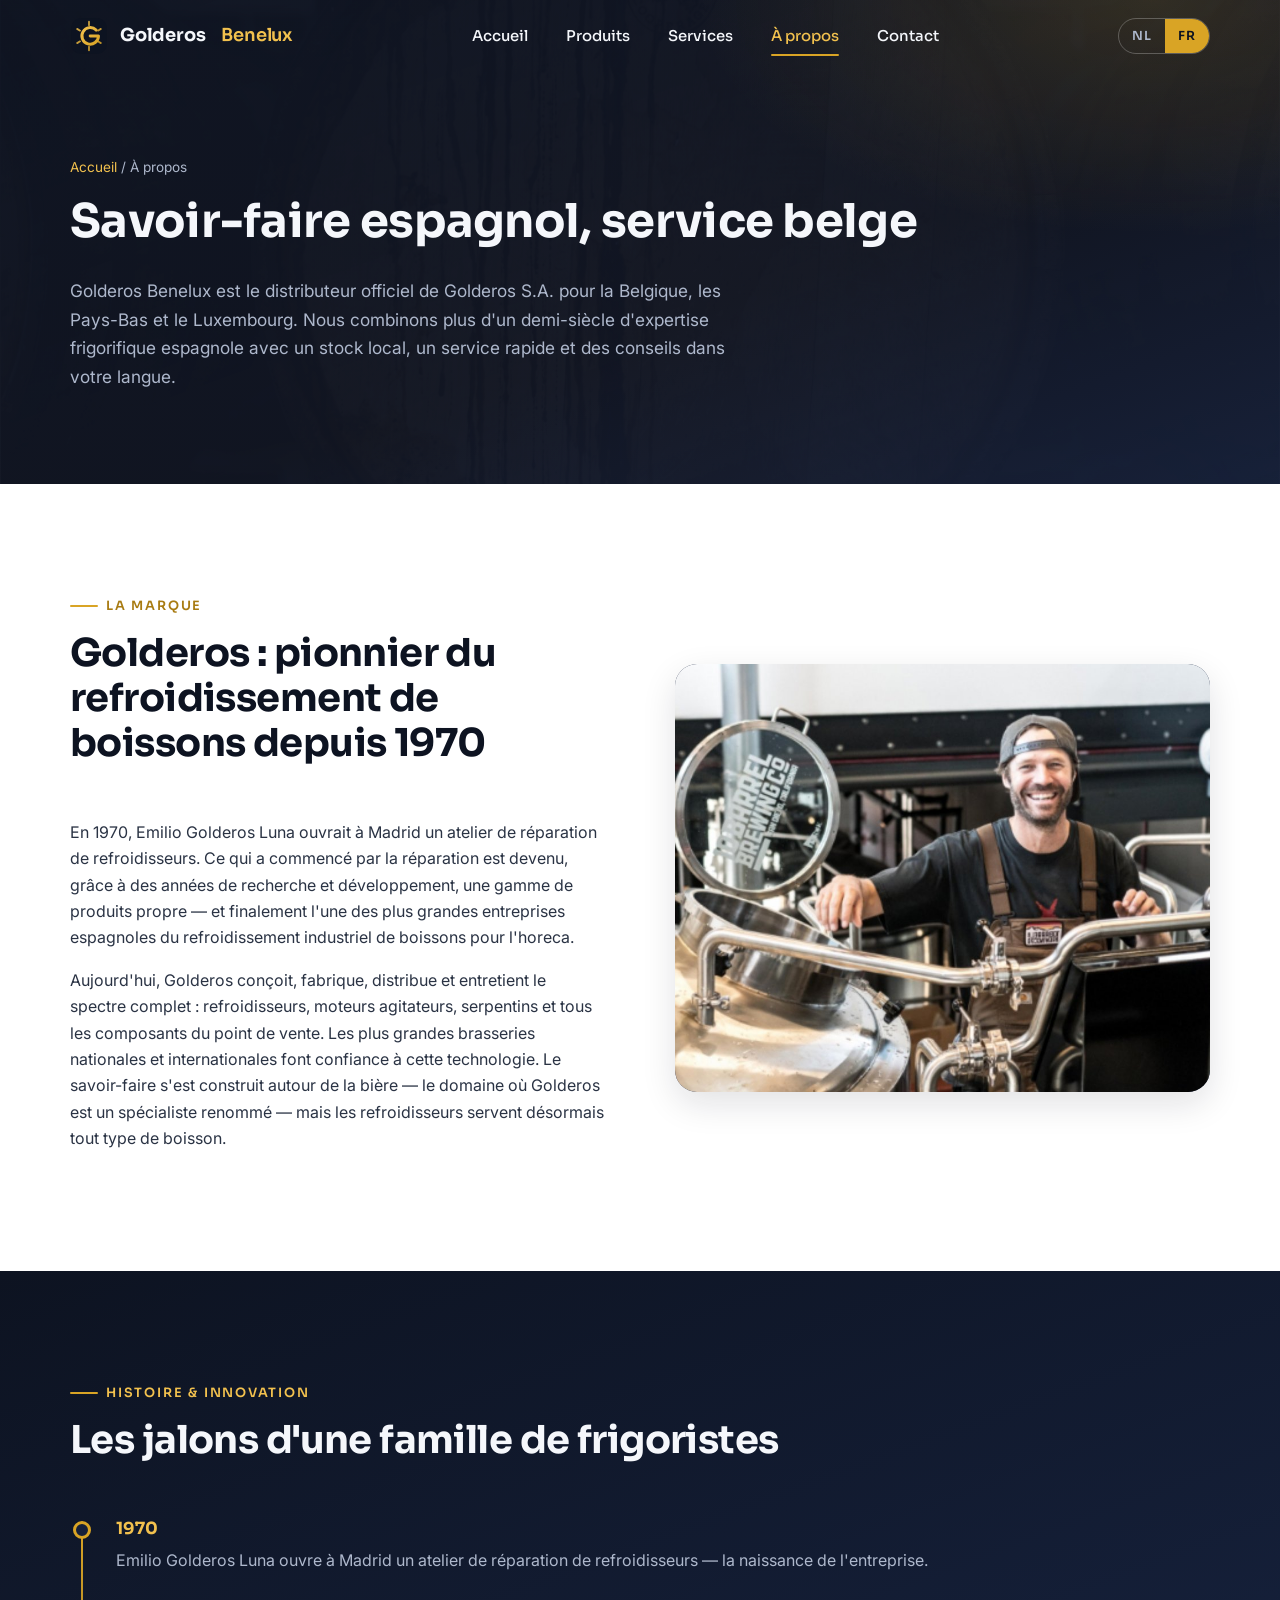
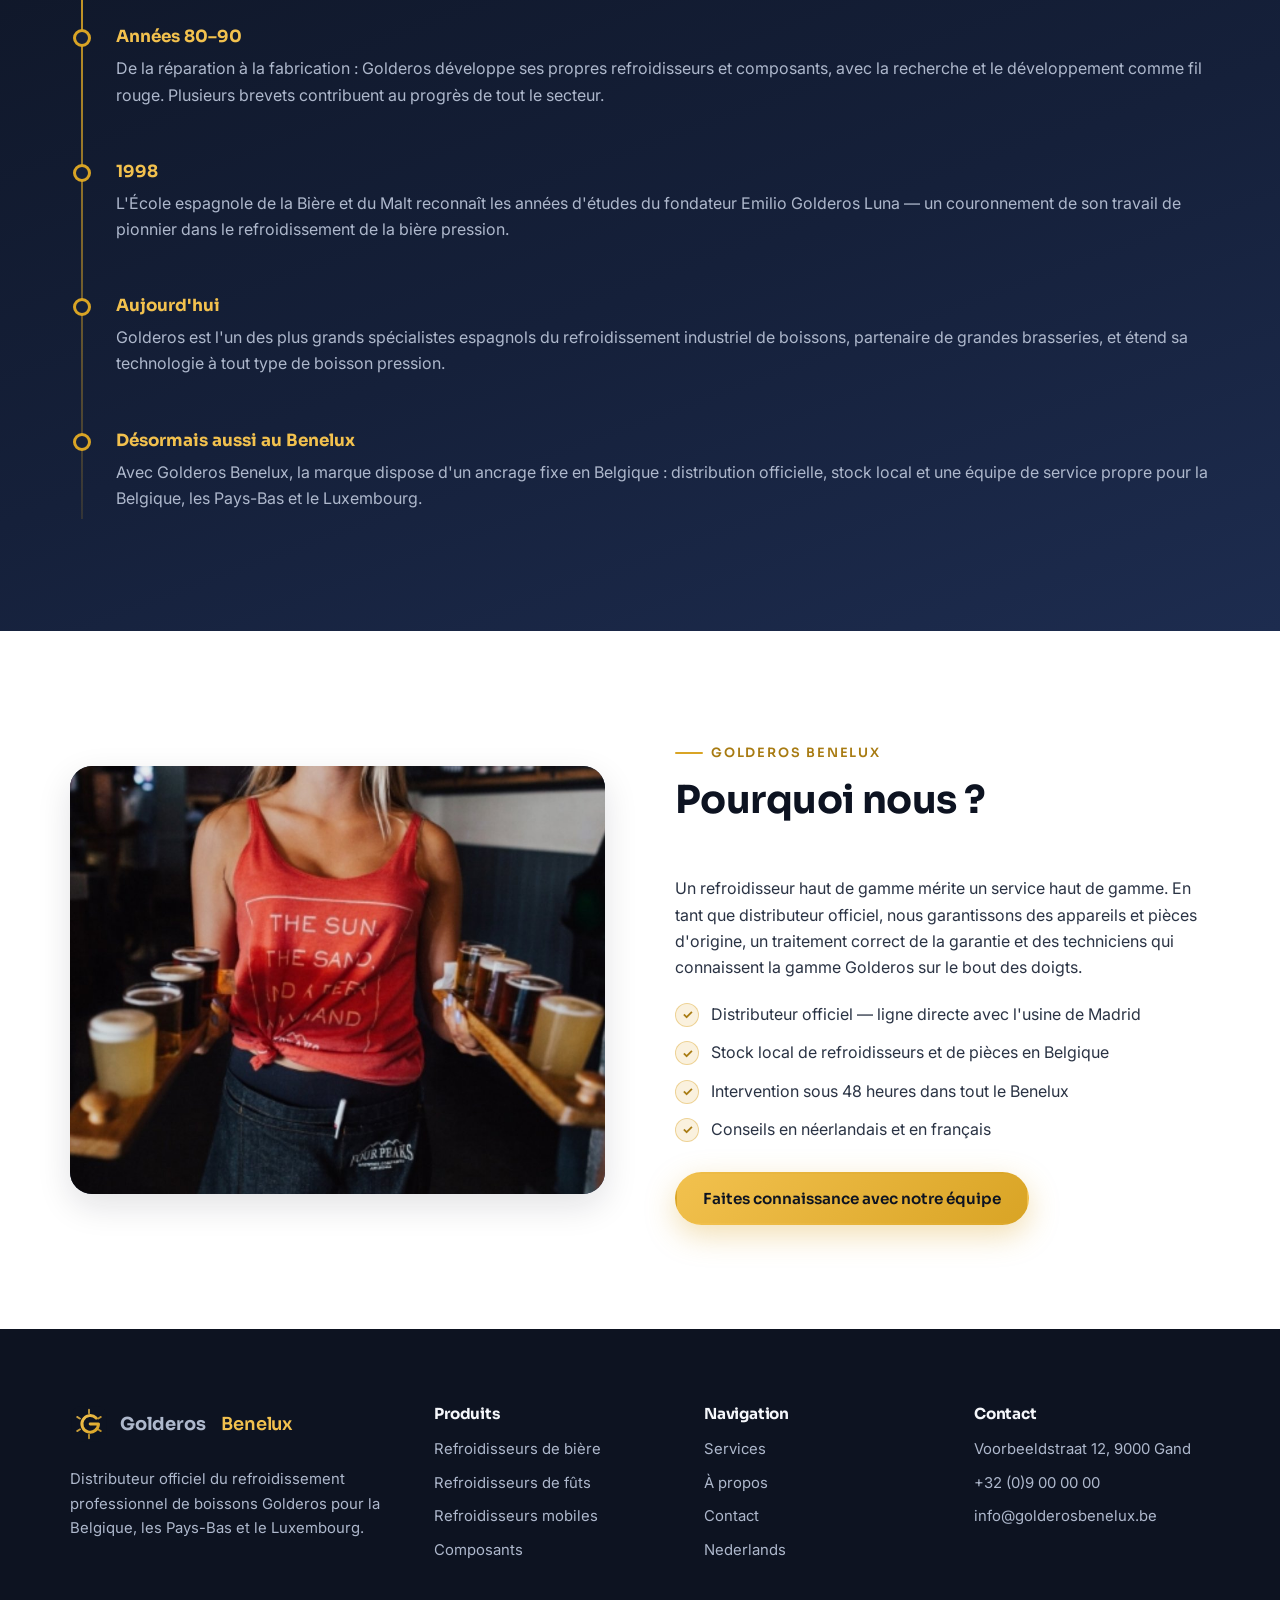
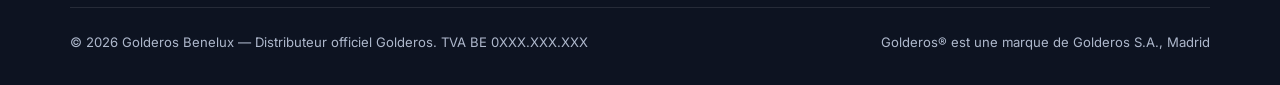
<file: fr/a-propos.html>
<!DOCTYPE html>
<html lang="fr">
<head>
  <meta charset="UTF-8">
  <meta name="viewport" content="width=device-width, initial-scale=1">
  <title>À propos — L'histoire de Golderos &amp; Golderos Benelux</title>
  <meta name="description" content="Golderos fabrique depuis 1970 des solutions professionnelles de refroidissement de boissons à Madrid. Golderos Benelux apporte ce savoir-faire en Belgique, aux Pays-Bas et au Luxembourg en tant que distributeur officiel.">
  <meta property="og:title" content="À propos — Golderos Benelux">
  <meta property="og:description" content="Depuis 1970 : d'un atelier de réparation à Madrid au spécialiste du refroidissement professionnel de boissons.">
  <meta property="og:type" content="website">
  <meta property="og:locale" content="fr_BE">
  <!-- TODO : remplacer le domaine dès que le nom de domaine définitif est connu -->
  <link rel="alternate" hreflang="nl-BE" href="https://www.golderosbenelux.be/nl/over-ons.html">
  <link rel="alternate" hreflang="fr-BE" href="https://www.golderosbenelux.be/fr/a-propos.html">
  <link rel="alternate" hreflang="x-default" href="https://www.golderosbenelux.be/nl/over-ons.html">
  <link rel="icon" type="image/svg+xml" href="../assets/img/logo.svg">
  <link rel="preconnect" href="https://fonts.googleapis.com">
  <link rel="preconnect" href="https://fonts.gstatic.com" crossorigin>
  <link href="https://fonts.googleapis.com/css2?family=Inter:wght@400;500;600&family=Sora:wght@500;600;700&display=swap" rel="stylesheet">
  <link rel="stylesheet" href="../assets/css/style.css">
</head>
<body>
  <a class="skip-link" href="#main">Aller au contenu</a>

  <header class="site-header">
    <div class="container header-inner">
      <a class="brand" href="index.html">
        <img class="brand-mark" src="../assets/img/logo.svg" alt="" width="38" height="38">
        Golderos&nbsp;<span class="brand-sub">Benelux</span>
      </a>
      <nav class="site-nav" id="site-nav" aria-label="Navigation principale">
        <a href="index.html">Accueil</a>
        <a href="produits.html">Produits</a>
        <a href="services.html">Services</a>
        <a href="a-propos.html" aria-current="page">À propos</a>
        <a href="contact.html">Contact</a>
      </nav>
      <div class="header-actions">
        <div class="lang-switch" aria-label="Choix de la langue">
          <a href="../nl/over-ons.html" lang="nl" hreflang="nl">NL</a>
          <a href="a-propos.html" class="is-active" aria-current="true" lang="fr">FR</a>
        </div>
        <button class="nav-toggle" aria-expanded="false" aria-controls="site-nav" aria-label="Ouvrir ou fermer le menu">
          <span></span><span></span><span></span>
        </button>
      </div>
    </div>
  </header>

  <main id="main">
    <section class="page-hero">
      <div class="container">
        <p class="breadcrumb"><a href="index.html">Accueil</a> / À propos</p>
        <h1>Savoir-faire espagnol, service belge</h1>
        <p class="lede">Golderos Benelux est le distributeur officiel de Golderos S.A. pour la Belgique, les Pays-Bas et le Luxembourg. Nous combinons plus d'un demi-siècle d'expertise frigorifique espagnole avec un stock local, un service rapide et des conseils dans votre langue.</p>
      </div>
    </section>

    <section class="section">
      <div class="container split">
        <div class="reveal">
          <div class="section-head">
            <span class="kicker">La marque</span>
            <h2>Golderos : pionnier du refroidissement de boissons depuis 1970</h2>
          </div>
          <p>En 1970, Emilio Golderos Luna ouvrait à Madrid un atelier de réparation de refroidisseurs. Ce qui a commencé par la réparation est devenu, grâce à des années de recherche et développement, une gamme de produits propre — et finalement l'une des plus grandes entreprises espagnoles du refroidissement industriel de boissons pour l'horeca.</p>
          <p>Aujourd'hui, Golderos conçoit, fabrique, distribue et entretient le spectre complet : refroidisseurs, moteurs agitateurs, serpentins et tous les composants du point de vente. Les plus grandes brasseries nationales et internationales font confiance à cette technologie. Le savoir-faire s'est construit autour de la bière — le domaine où Golderos est un spécialiste renommé — mais les refroidisseurs servent désormais tout type de boisson.</p>
        </div>
        <div class="split-media reveal">
          <img src="../assets/img/products/workshop.jpg" data-placeholder="../assets/img/products/placeholder-service.svg" onerror="this.onerror=null;this.src=this.dataset.placeholder;this.classList.add('is-placeholder')" alt="L'atelier Golderos à Madrid" loading="lazy" width="1000" height="800">
        </div>
      </div>
    </section>

    <section class="section section--dark">
      <div class="container">
        <div class="section-head reveal">
          <span class="kicker">Histoire &amp; innovation</span>
          <h2>Les jalons d'une famille de frigoristes</h2>
        </div>
        <ul class="timeline">
          <li class="reveal">
            <span class="year">1970</span>
            <p>Emilio Golderos Luna ouvre à Madrid un atelier de réparation de refroidisseurs — la naissance de l'entreprise.</p>
          </li>
          <li class="reveal">
            <span class="year">Années 80–90</span>
            <p>De la réparation à la fabrication : Golderos développe ses propres refroidisseurs et composants, avec la recherche et le développement comme fil rouge. Plusieurs brevets contribuent au progrès de tout le secteur.</p>
          </li>
          <li class="reveal">
            <span class="year">1998</span>
            <p>L'École espagnole de la Bière et du Malt reconnaît les années d'études du fondateur Emilio Golderos Luna — un couronnement de son travail de pionnier dans le refroidissement de la bière pression.</p>
          </li>
          <li class="reveal">
            <span class="year">Aujourd'hui</span>
            <p>Golderos est l'un des plus grands spécialistes espagnols du refroidissement industriel de boissons, partenaire de grandes brasseries, et étend sa technologie à tout type de boisson pression.</p>
          </li>
          <li class="reveal">
            <span class="year">Désormais aussi au Benelux</span>
            <p>Avec Golderos Benelux, la marque dispose d'un ancrage fixe en Belgique : distribution officielle, stock local et une équipe de service propre pour la Belgique, les Pays-Bas et le Luxembourg.</p>
          </li>
        </ul>
      </div>
    </section>

    <section class="section">
      <div class="container split split--rev">
        <div class="reveal">
          <div class="section-head">
            <span class="kicker">Golderos Benelux</span>
            <h2>Pourquoi nous ?</h2>
          </div>
          <p>Un refroidisseur haut de gamme mérite un service haut de gamme. En tant que distributeur officiel, nous garantissons des appareils et pièces d'origine, un traitement correct de la garantie et des techniciens qui connaissent la gamme Golderos sur le bout des doigts.</p>
          <ul class="checklist">
            <li>Distributeur officiel — ligne directe avec l'usine de Madrid</li>
            <li>Stock local de refroidisseurs et de pièces en Belgique</li>
            <li>Intervention sous 48 heures dans tout le Benelux</li>
            <li>Conseils en néerlandais et en français</li>
          </ul>
          <div class="hero-actions">
            <a class="btn btn--gold" href="contact.html">Faites connaissance avec notre équipe</a>
          </div>
        </div>
        <div class="split-media reveal">
          <img src="../assets/img/products/team.jpg" data-placeholder="../assets/img/products/placeholder-beer-cooler.svg" onerror="this.onerror=null;this.src=this.dataset.placeholder;this.classList.add('is-placeholder')" alt="L'équipe de Golderos Benelux" loading="lazy" width="1000" height="800">
        </div>
      </div>
    </section>
  </main>

  <footer class="site-footer">
    <div class="container">
      <div class="footer-grid">
        <div class="footer-brand">
          <a class="brand" href="index.html">
            <img class="brand-mark" src="../assets/img/logo.svg" alt="" width="38" height="38">
            Golderos&nbsp;<span class="brand-sub">Benelux</span>
          </a>
          <p style="margin-top:16px">Distributeur officiel du refroidissement professionnel de boissons Golderos pour la Belgique, les Pays-Bas et le Luxembourg.</p>
        </div>
        <div>
          <h4>Produits</h4>
          <ul>
            <li><a href="produits.html#refroidisseurs-biere">Refroidisseurs de bière</a></li>
            <li><a href="produits.html#refroidisseurs-futs">Refroidisseurs de fûts</a></li>
            <li><a href="produits.html#refroidisseurs-mobiles">Refroidisseurs mobiles</a></li>
            <li><a href="produits.html#composants">Composants</a></li>
          </ul>
        </div>
        <div>
          <h4>Navigation</h4>
          <ul>
            <li><a href="services.html">Services</a></li>
            <li><a href="a-propos.html">À propos</a></li>
            <li><a href="contact.html">Contact</a></li>
            <li><a href="../nl/over-ons.html" lang="nl" hreflang="nl">Nederlands</a></li>
          </ul>
        </div>
        <div>
          <h4>Contact</h4>
          <ul>
            <!-- TODO : compléter les coordonnées définitives -->
            <li>Voorbeeldstraat 12, 9000 Gand</li>
            <li><a href="tel:+3290000000">+32 (0)9 00 00 00</a></li>
            <li><a href="mailto:info@golderosbenelux.be">info@golderosbenelux.be</a></li>
          </ul>
        </div>
      </div>
      <div class="footer-bottom">
        <span>© <span data-year>2026</span> Golderos Benelux — Distributeur officiel Golderos. TVA BE 0XXX.XXX.XXX <!-- TODO --></span>
        <span>Golderos® est une marque de Golderos S.A., Madrid</span>
      </div>
    </div>
  </footer>

  <script src="../assets/js/main.js" defer></script>
</body>
</html>
</file>
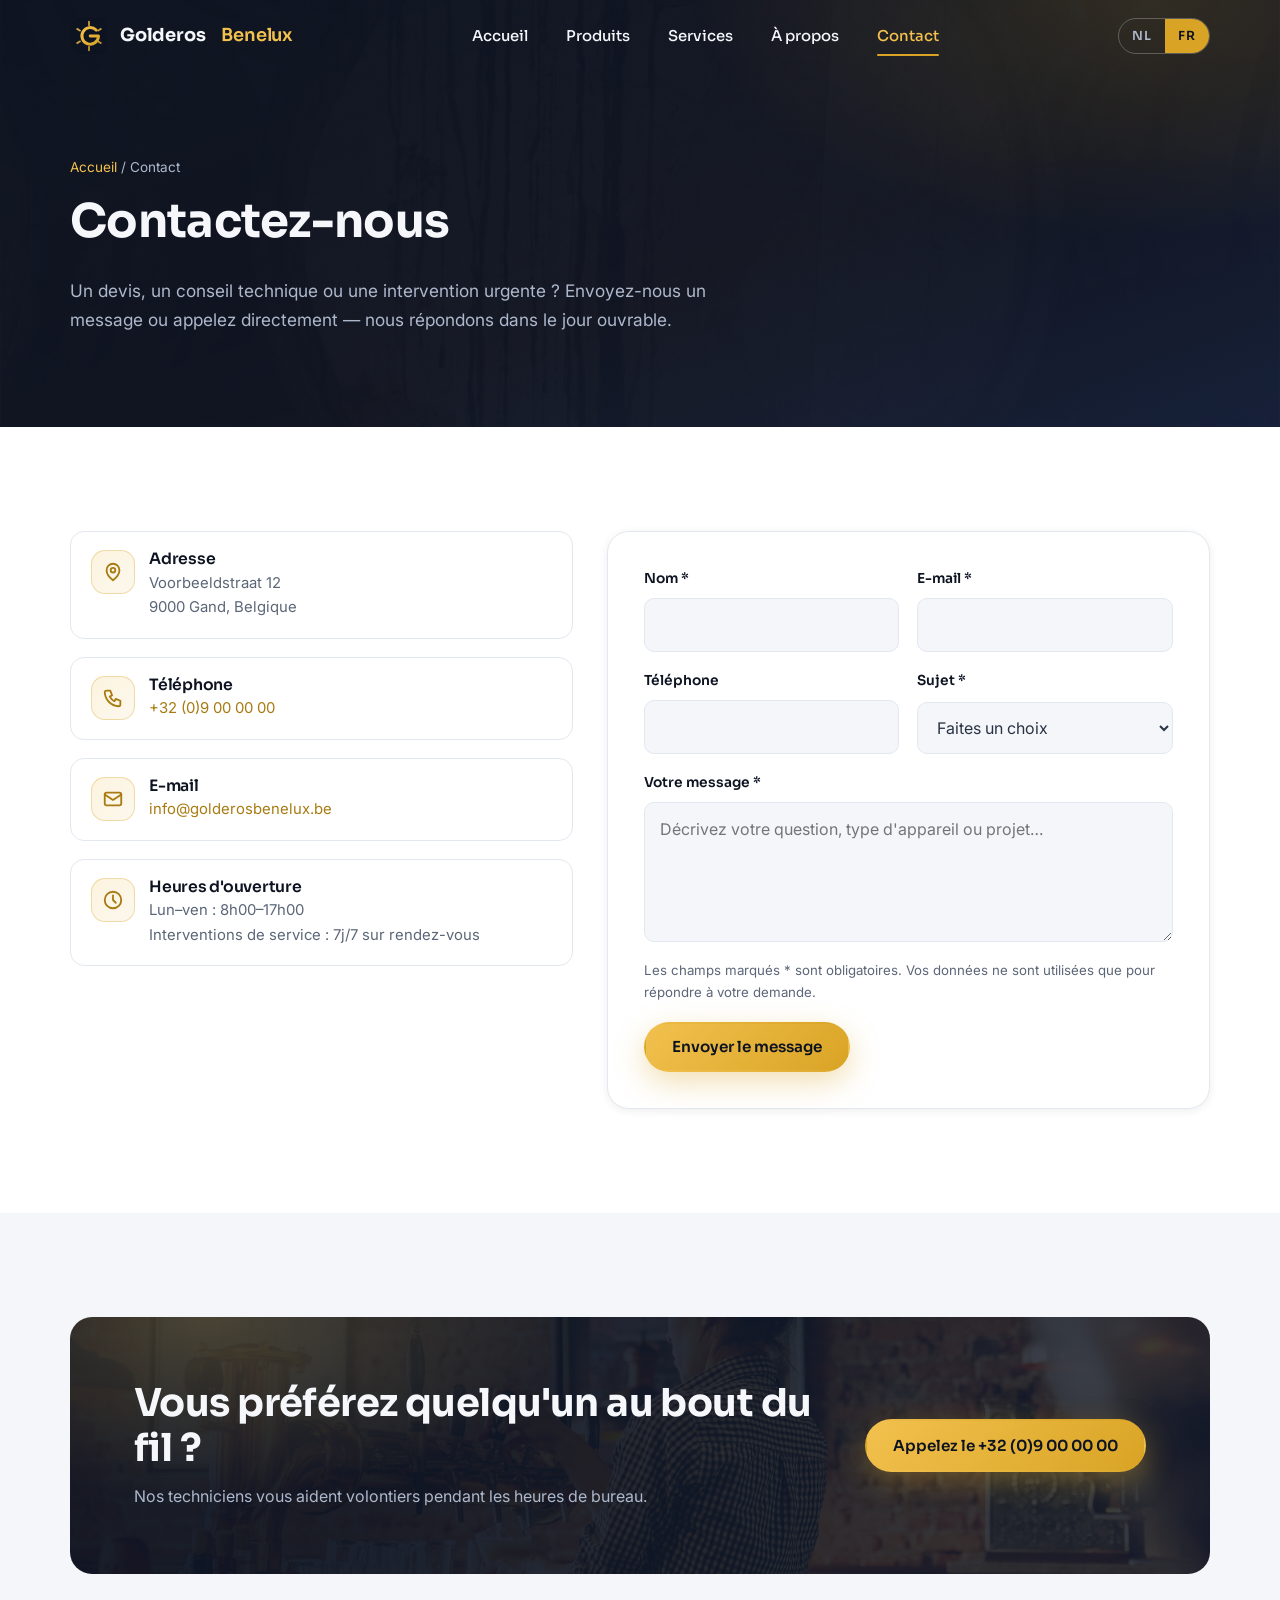
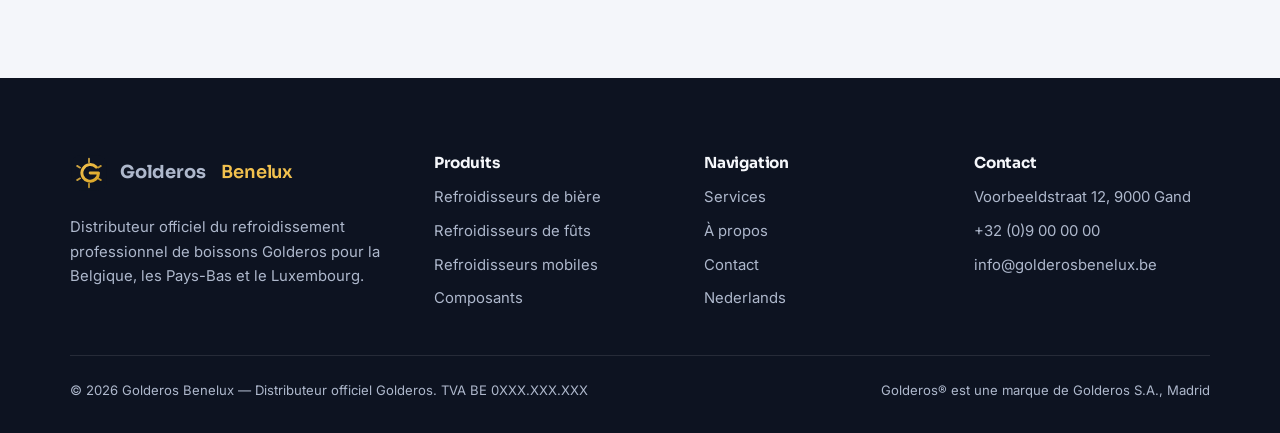
<file: fr/contact.html>
<!DOCTYPE html>
<html lang="fr">
<head>
  <meta charset="UTF-8">
  <meta name="viewport" content="width=device-width, initial-scale=1">
  <title>Contact — Demander un devis ou une intervention | Golderos Benelux</title>
  <meta name="description" content="Contactez Golderos Benelux pour un devis, un conseil technique ou une intervention de service sur votre refroidisseur. Nous vous aidons rapidement, en français ou en néerlandais.">
  <meta property="og:title" content="Contact — Golderos Benelux">
  <meta property="og:description" content="Demandez un devis, un conseil ou une intervention.">
  <meta property="og:type" content="website">
  <meta property="og:locale" content="fr_BE">
  <!-- TODO : remplacer le domaine dès que le nom de domaine définitif est connu -->
  <link rel="alternate" hreflang="nl-BE" href="https://www.golderosbenelux.be/nl/contact.html">
  <link rel="alternate" hreflang="fr-BE" href="https://www.golderosbenelux.be/fr/contact.html">
  <link rel="alternate" hreflang="x-default" href="https://www.golderosbenelux.be/nl/contact.html">
  <link rel="icon" type="image/svg+xml" href="../assets/img/logo.svg">
  <link rel="preconnect" href="https://fonts.googleapis.com">
  <link rel="preconnect" href="https://fonts.gstatic.com" crossorigin>
  <link href="https://fonts.googleapis.com/css2?family=Inter:wght@400;500;600&family=Sora:wght@500;600;700&display=swap" rel="stylesheet">
  <link rel="stylesheet" href="../assets/css/style.css">
</head>
<body>
  <a class="skip-link" href="#main">Aller au contenu</a>

  <header class="site-header">
    <div class="container header-inner">
      <a class="brand" href="index.html">
        <img class="brand-mark" src="../assets/img/logo.svg" alt="" width="38" height="38">
        Golderos&nbsp;<span class="brand-sub">Benelux</span>
      </a>
      <nav class="site-nav" id="site-nav" aria-label="Navigation principale">
        <a href="index.html">Accueil</a>
        <a href="produits.html">Produits</a>
        <a href="services.html">Services</a>
        <a href="a-propos.html">À propos</a>
        <a href="contact.html" aria-current="page">Contact</a>
      </nav>
      <div class="header-actions">
        <div class="lang-switch" aria-label="Choix de la langue">
          <a href="../nl/contact.html" lang="nl" hreflang="nl">NL</a>
          <a href="contact.html" class="is-active" aria-current="true" lang="fr">FR</a>
        </div>
        <button class="nav-toggle" aria-expanded="false" aria-controls="site-nav" aria-label="Ouvrir ou fermer le menu">
          <span></span><span></span><span></span>
        </button>
      </div>
    </div>
  </header>

  <main id="main">
    <section class="page-hero">
      <div class="container">
        <p class="breadcrumb"><a href="index.html">Accueil</a> / Contact</p>
        <h1>Contactez-nous</h1>
        <p class="lede">Un devis, un conseil technique ou une intervention urgente ? Envoyez-nous un message ou appelez directement — nous répondons dans le jour ouvrable.</p>
      </div>
    </section>

    <section class="section">
      <div class="container contact-layout">
        <div class="contact-info reveal">
          <div class="contact-item">
            <span class="usp-icon" aria-hidden="true">
              <svg width="22" height="22" viewBox="0 0 24 24" fill="none" stroke="currentColor" stroke-width="2" stroke-linecap="round" stroke-linejoin="round"><path d="M12 21s-7-5.5-7-11a7 7 0 0 1 14 0c0 5.5-7 11-7 11z"/><circle cx="12" cy="10" r="2.5"/></svg>
            </span>
            <div>
              <h3>Adresse</h3>
              <!-- TODO : compléter l'adresse définitive -->
              <p>Voorbeeldstraat 12<br>9000 Gand, Belgique</p>
            </div>
          </div>
          <div class="contact-item">
            <span class="usp-icon" aria-hidden="true">
              <svg width="22" height="22" viewBox="0 0 24 24" fill="none" stroke="currentColor" stroke-width="2" stroke-linecap="round" stroke-linejoin="round"><path d="M5 4h4l2 5-2.5 1.5a12 12 0 0 0 5 5L15 13l5 2v4a2 2 0 0 1-2 2A16 16 0 0 1 3 6a2 2 0 0 1 2-2z"/></svg>
            </span>
            <div>
              <h3>Téléphone</h3>
              <!-- TODO : compléter le numéro définitif -->
              <p><a href="tel:+3290000000">+32 (0)9 00 00 00</a></p>
            </div>
          </div>
          <div class="contact-item">
            <span class="usp-icon" aria-hidden="true">
              <svg width="22" height="22" viewBox="0 0 24 24" fill="none" stroke="currentColor" stroke-width="2" stroke-linecap="round" stroke-linejoin="round"><rect x="3" y="5" width="18" height="14" rx="2"/><path d="M3 7l9 6 9-6"/></svg>
            </span>
            <div>
              <h3>E-mail</h3>
              <p><a href="mailto:info@golderosbenelux.be">info@golderosbenelux.be</a></p>
            </div>
          </div>
          <div class="contact-item">
            <span class="usp-icon" aria-hidden="true">
              <svg width="22" height="22" viewBox="0 0 24 24" fill="none" stroke="currentColor" stroke-width="2" stroke-linecap="round" stroke-linejoin="round"><circle cx="12" cy="12" r="9"/><path d="M12 7v5l3 3"/></svg>
            </span>
            <div>
              <h3>Heures d'ouverture</h3>
              <p>Lun–ven : 8h00–17h00<br>Interventions de service : 7j/7 sur rendez-vous</p>
            </div>
          </div>
        </div>

        <form class="form reveal" id="contact-form" novalidate
              data-mail-to="info@golderosbenelux.be"
              data-mail-subject="Demande via le site web"
              data-mail-intro="Nouvelle demande via golderosbenelux.be :">
          <div class="form-row form-row--2">
            <div class="field">
              <label for="name">Nom *</label>
              <input id="name" name="name" type="text" autocomplete="name" required>
            </div>
            <div class="field">
              <label for="email">E-mail *</label>
              <input id="email" name="email" type="email" autocomplete="email" required>
            </div>
          </div>
          <div class="form-row form-row--2">
            <div class="field">
              <label for="phone">Téléphone</label>
              <input id="phone" name="phone" type="tel" autocomplete="tel">
            </div>
            <div class="field">
              <label for="subject">Sujet *</label>
              <select id="subject" name="subject" required>
                <option value="" selected disabled>Faites un choix</option>
                <option>Demander un devis</option>
                <option>Conseil technique</option>
                <option>Signaler une panne / intervention</option>
                <option>Pièces de rechange</option>
                <option>Autre question</option>
              </select>
            </div>
          </div>
          <div class="field">
            <label for="message">Votre message *</label>
            <textarea id="message" name="message" required placeholder="Décrivez votre question, type d'appareil ou projet…"></textarea>
          </div>
          <p class="form-note">Les champs marqués * sont obligatoires. Vos données ne sont utilisées que pour répondre à votre demande.</p>
          <div class="form-feedback" id="form-feedback" role="status">Votre logiciel de messagerie s'ouvre avec le message pré-rempli. Cela ne fonctionne pas ? Écrivez-nous directement à info@golderosbenelux.be.</div>
          <div>
            <button class="btn btn--gold" type="submit">Envoyer le message</button>
          </div>
        </form>
      </div>
    </section>

    <section class="section section--mist">
      <div class="container">
        <div class="cta-band reveal">
          <div>
            <h2>Vous préférez quelqu'un au bout du fil ?</h2>
            <p>Nos techniciens vous aident volontiers pendant les heures de bureau.</p>
          </div>
          <a class="btn btn--gold" href="tel:+3290000000">Appelez le +32 (0)9 00 00 00</a>
        </div>
      </div>
    </section>
  </main>

  <footer class="site-footer">
    <div class="container">
      <div class="footer-grid">
        <div class="footer-brand">
          <a class="brand" href="index.html">
            <img class="brand-mark" src="../assets/img/logo.svg" alt="" width="38" height="38">
            Golderos&nbsp;<span class="brand-sub">Benelux</span>
          </a>
          <p style="margin-top:16px">Distributeur officiel du refroidissement professionnel de boissons Golderos pour la Belgique, les Pays-Bas et le Luxembourg.</p>
        </div>
        <div>
          <h4>Produits</h4>
          <ul>
            <li><a href="produits.html#refroidisseurs-biere">Refroidisseurs de bière</a></li>
            <li><a href="produits.html#refroidisseurs-futs">Refroidisseurs de fûts</a></li>
            <li><a href="produits.html#refroidisseurs-mobiles">Refroidisseurs mobiles</a></li>
            <li><a href="produits.html#composants">Composants</a></li>
          </ul>
        </div>
        <div>
          <h4>Navigation</h4>
          <ul>
            <li><a href="services.html">Services</a></li>
            <li><a href="a-propos.html">À propos</a></li>
            <li><a href="contact.html">Contact</a></li>
            <li><a href="../nl/contact.html" lang="nl" hreflang="nl">Nederlands</a></li>
          </ul>
        </div>
        <div>
          <h4>Contact</h4>
          <ul>
            <!-- TODO : compléter les coordonnées définitives -->
            <li>Voorbeeldstraat 12, 9000 Gand</li>
            <li><a href="tel:+3290000000">+32 (0)9 00 00 00</a></li>
            <li><a href="mailto:info@golderosbenelux.be">info@golderosbenelux.be</a></li>
          </ul>
        </div>
      </div>
      <div class="footer-bottom">
        <span>© <span data-year>2026</span> Golderos Benelux — Distributeur officiel Golderos. TVA BE 0XXX.XXX.XXX <!-- TODO --></span>
        <span>Golderos® est une marque de Golderos S.A., Madrid</span>
      </div>
    </div>
  </footer>

  <script src="../assets/js/main.js" defer></script>
</body>
</html>
</file>
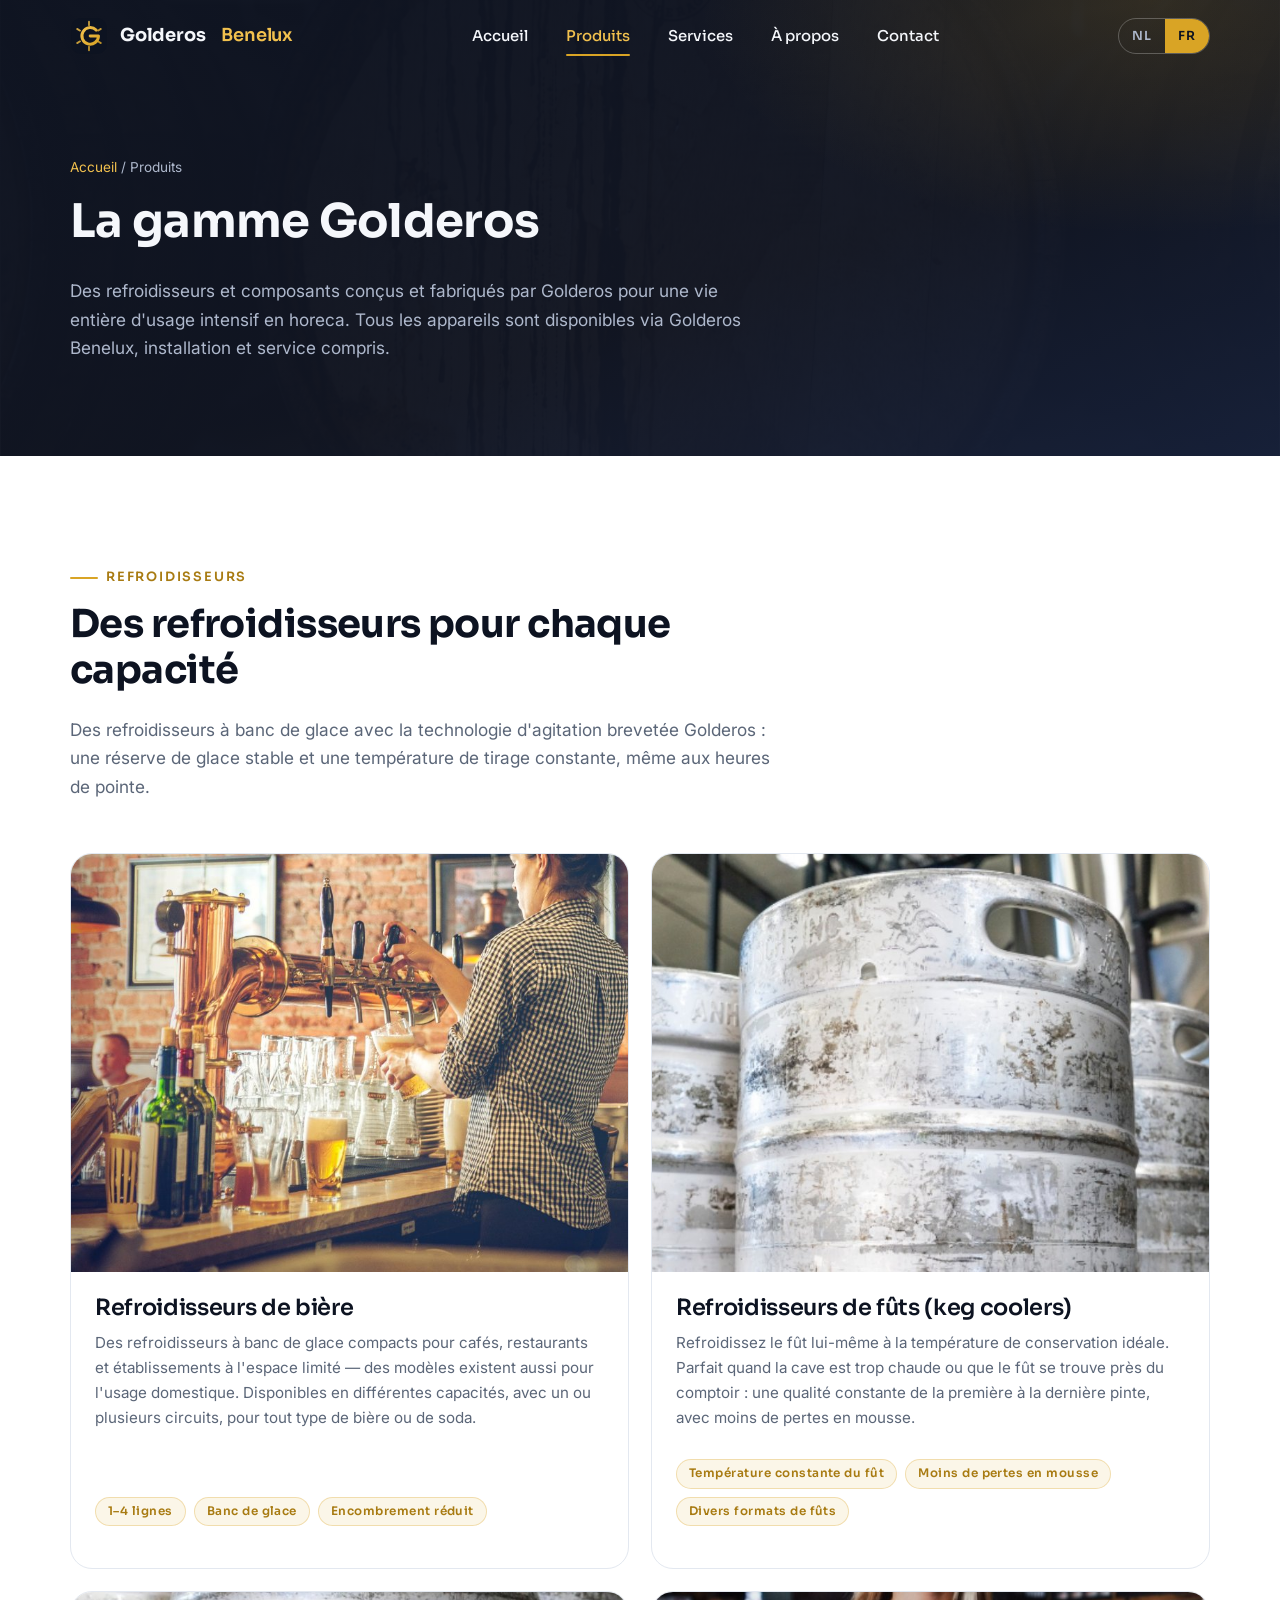
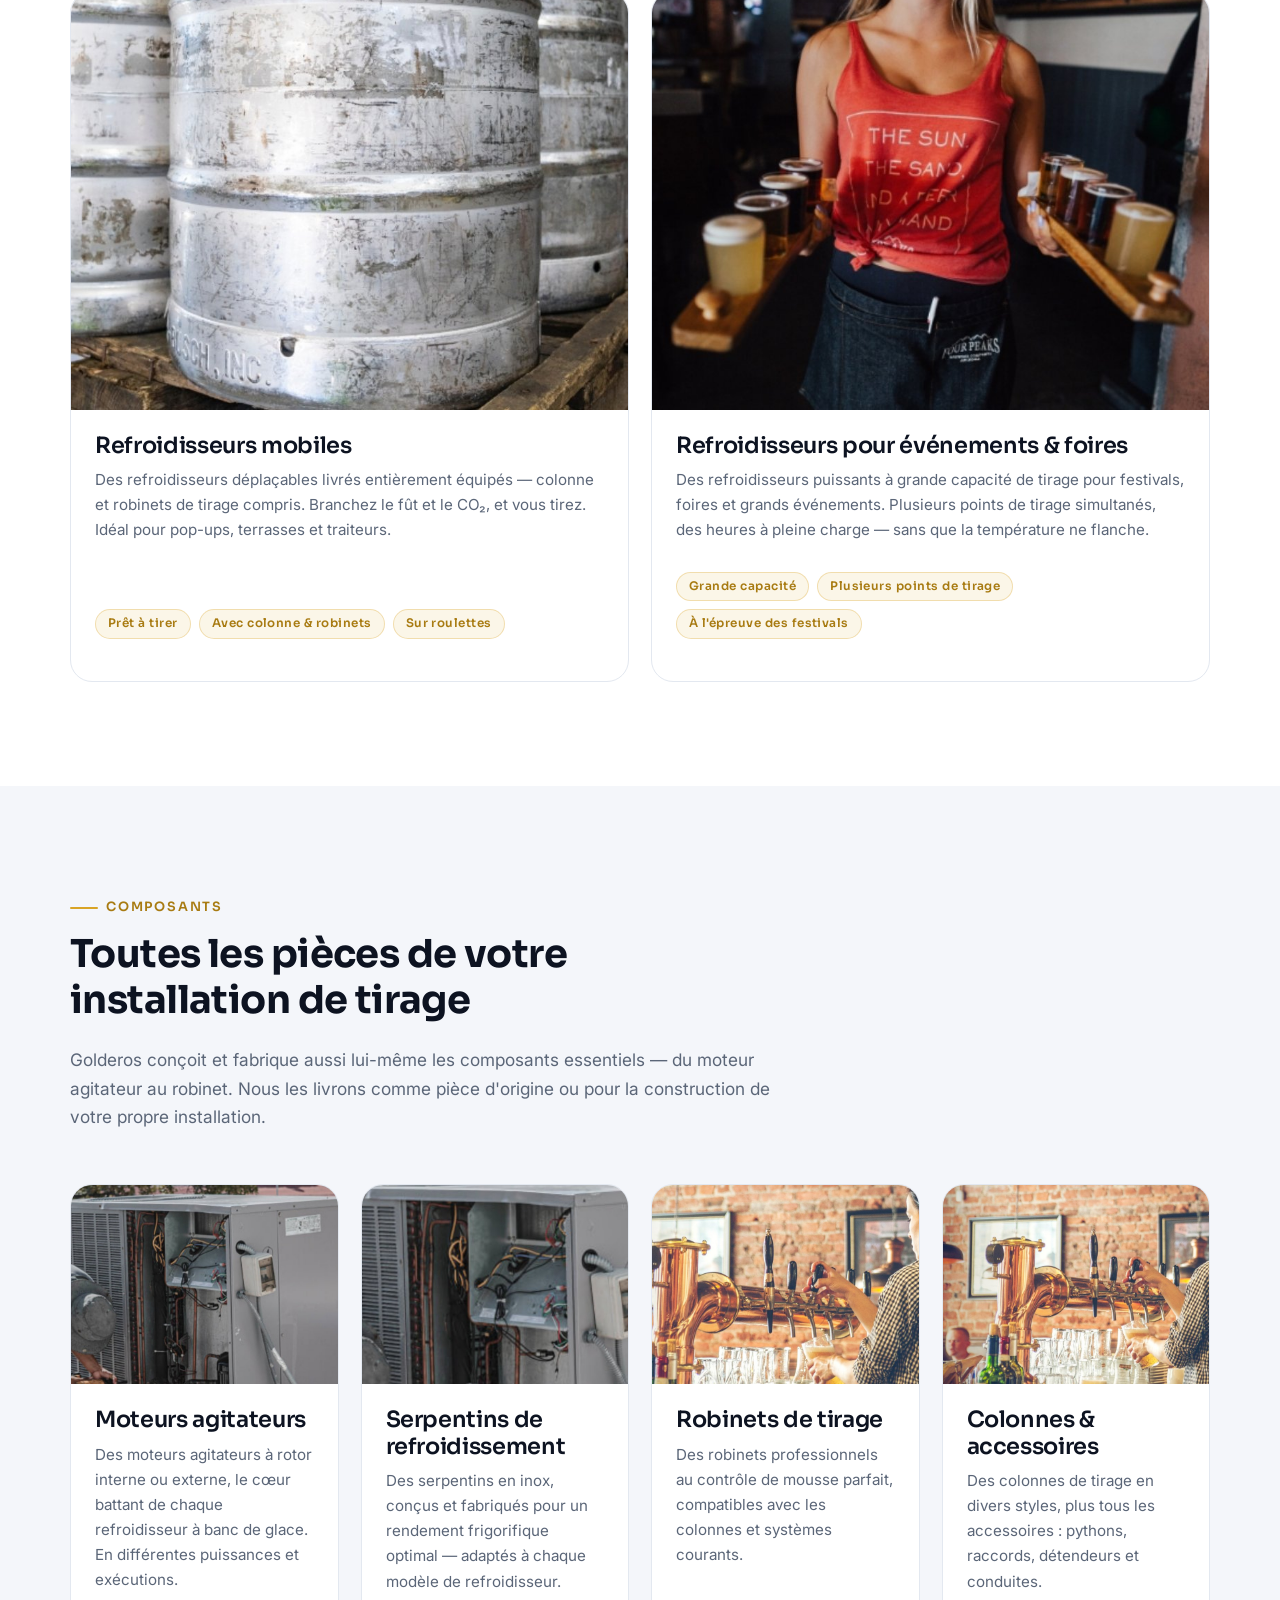
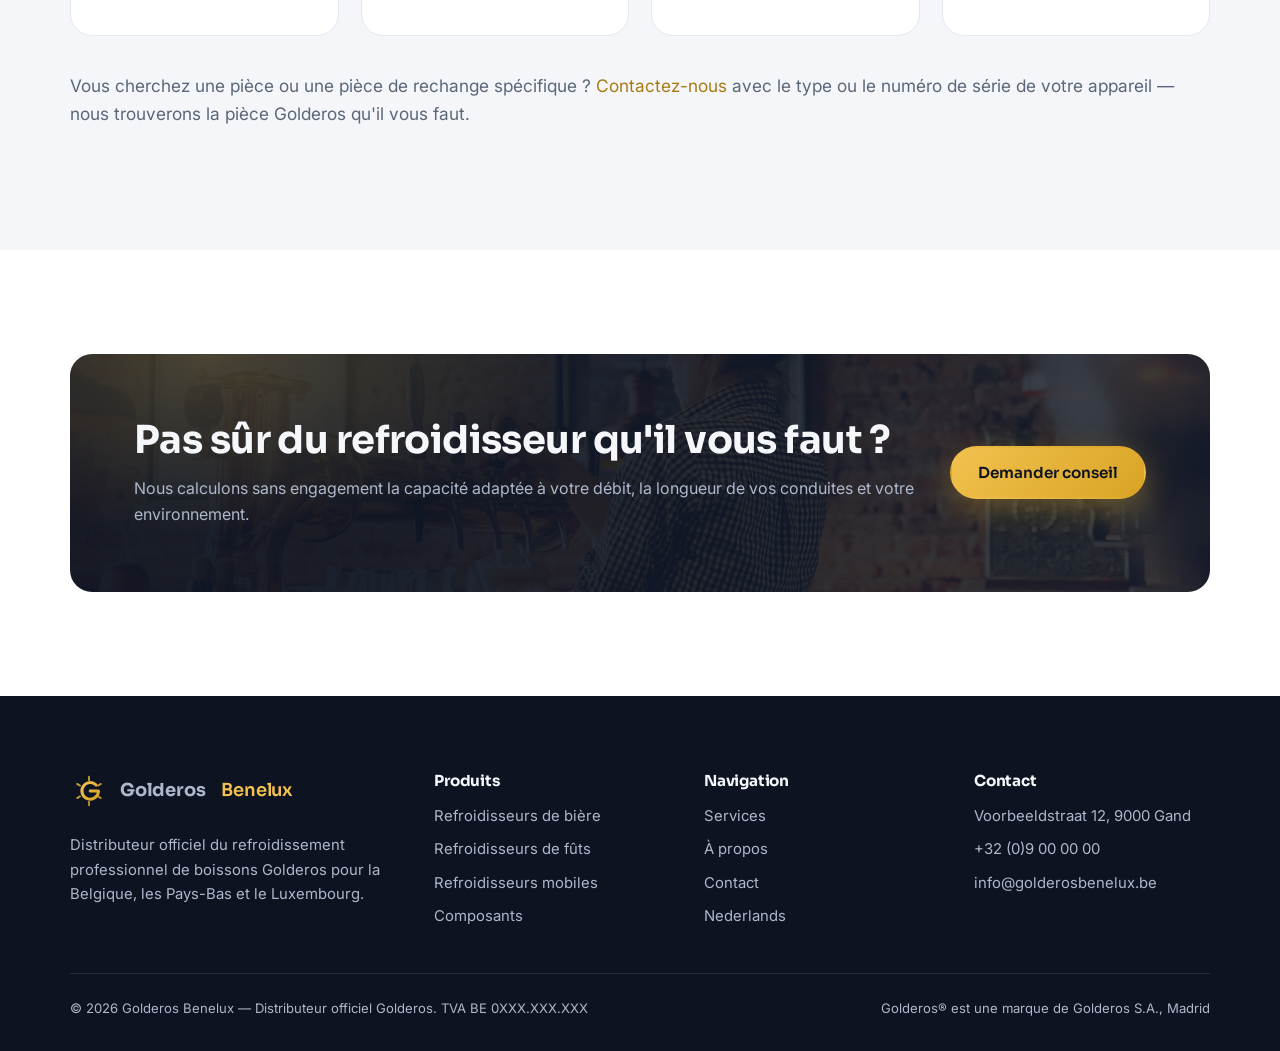
<file: fr/produits.html>
<!DOCTYPE html>
<html lang="fr">
<head>
  <meta charset="UTF-8">
  <meta name="viewport" content="width=device-width, initial-scale=1">
  <title>Produits — Refroidisseurs Golderos &amp; composants | Golderos Benelux</title>
  <meta name="description" content="La gamme complète Golderos au Benelux : refroidisseurs de bière, refroidisseurs de fûts, refroidisseurs mobiles et événementiels, moteurs agitateurs, serpentins, robinets et colonnes de tirage.">
  <meta property="og:title" content="Produits — Golderos Benelux">
  <meta property="og:description" content="Refroidisseurs de bière, de fûts, mobiles et événementiels, et tous les composants frigorifiques.">
  <meta property="og:type" content="website">
  <meta property="og:locale" content="fr_BE">
  <!-- TODO : remplacer le domaine dès que le nom de domaine définitif est connu -->
  <link rel="alternate" hreflang="nl-BE" href="https://www.golderosbenelux.be/nl/producten.html">
  <link rel="alternate" hreflang="fr-BE" href="https://www.golderosbenelux.be/fr/produits.html">
  <link rel="alternate" hreflang="x-default" href="https://www.golderosbenelux.be/nl/producten.html">
  <link rel="icon" type="image/svg+xml" href="../assets/img/logo.svg">
  <link rel="preconnect" href="https://fonts.googleapis.com">
  <link rel="preconnect" href="https://fonts.gstatic.com" crossorigin>
  <link href="https://fonts.googleapis.com/css2?family=Inter:wght@400;500;600&family=Sora:wght@500;600;700&display=swap" rel="stylesheet">
  <link rel="stylesheet" href="../assets/css/style.css">
</head>
<body>
  <a class="skip-link" href="#main">Aller au contenu</a>

  <header class="site-header">
    <div class="container header-inner">
      <a class="brand" href="index.html">
        <img class="brand-mark" src="../assets/img/logo.svg" alt="" width="38" height="38">
        Golderos&nbsp;<span class="brand-sub">Benelux</span>
      </a>
      <nav class="site-nav" id="site-nav" aria-label="Navigation principale">
        <a href="index.html">Accueil</a>
        <a href="produits.html" aria-current="page">Produits</a>
        <a href="services.html">Services</a>
        <a href="a-propos.html">À propos</a>
        <a href="contact.html">Contact</a>
      </nav>
      <div class="header-actions">
        <div class="lang-switch" aria-label="Choix de la langue">
          <a href="../nl/producten.html" lang="nl" hreflang="nl">NL</a>
          <a href="produits.html" class="is-active" aria-current="true" lang="fr">FR</a>
        </div>
        <button class="nav-toggle" aria-expanded="false" aria-controls="site-nav" aria-label="Ouvrir ou fermer le menu">
          <span></span><span></span><span></span>
        </button>
      </div>
    </div>
  </header>

  <main id="main">
    <section class="page-hero">
      <div class="container">
        <p class="breadcrumb"><a href="index.html">Accueil</a> / Produits</p>
        <h1>La gamme Golderos</h1>
        <p class="lede">Des refroidisseurs et composants conçus et fabriqués par Golderos pour une vie entière d'usage intensif en horeca. Tous les appareils sont disponibles via Golderos Benelux, installation et service compris.</p>
      </div>
    </section>

    <!-- Refroidisseurs -->
    <section class="section" id="refroidisseurs">
      <div class="container">
        <div class="section-head reveal">
          <span class="kicker">Refroidisseurs</span>
          <h2>Des refroidisseurs pour chaque capacité</h2>
          <p class="lede">Des refroidisseurs à banc de glace avec la technologie d'agitation brevetée Golderos : une réserve de glace stable et une température de tirage constante, même aux heures de pointe.</p>
        </div>
        <div class="grid grid--2">
          <article class="card reveal" id="refroidisseurs-biere">
            <div class="card-media">
              <img src="../assets/img/products/beer-cooler.jpg" data-placeholder="../assets/img/products/placeholder-beer-cooler.svg" onerror="this.onerror=null;this.src=this.dataset.placeholder;this.classList.add('is-placeholder')" alt="Refroidisseur de bière Golderos pour l'horeca" loading="lazy" width="800" height="600">
            </div>
            <div class="card-body">
              <h3>Refroidisseurs de bière</h3>
              <p>Des refroidisseurs à banc de glace compacts pour cafés, restaurants et établissements à l'espace limité — des modèles existent aussi pour l'usage domestique. Disponibles en différentes capacités, avec un ou plusieurs circuits, pour tout type de bière ou de soda.</p>
              <ul class="card-tags">
                <li>1–4 lignes</li>
                <li>Banc de glace</li>
                <li>Encombrement réduit</li>
              </ul>
            </div>
          </article>
          <article class="card reveal" id="refroidisseurs-futs">
            <div class="card-media">
              <img src="../assets/img/products/keg-cooler.jpg" data-placeholder="../assets/img/products/placeholder-keg-cooler.svg" onerror="this.onerror=null;this.src=this.dataset.placeholder;this.classList.add('is-placeholder')" alt="Refroidisseur de fûts Golderos (keg cooler)" loading="lazy" width="800" height="600">
            </div>
            <div class="card-body">
              <h3>Refroidisseurs de fûts (keg coolers)</h3>
              <p>Refroidissez le fût lui-même à la température de conservation idéale. Parfait quand la cave est trop chaude ou que le fût se trouve près du comptoir : une qualité constante de la première à la dernière pinte, avec moins de pertes en mousse.</p>
              <ul class="card-tags">
                <li>Température constante du fût</li>
                <li>Moins de pertes en mousse</li>
                <li>Divers formats de fûts</li>
              </ul>
            </div>
          </article>
          <article class="card reveal" id="refroidisseurs-mobiles">
            <div class="card-media">
              <img src="../assets/img/products/mobile-cooler.jpg" data-placeholder="../assets/img/products/placeholder-mobile-cooler.svg" onerror="this.onerror=null;this.src=this.dataset.placeholder;this.classList.add('is-placeholder')" alt="Refroidisseur mobile Golderos" loading="lazy" width="800" height="600">
            </div>
            <div class="card-body">
              <h3>Refroidisseurs mobiles</h3>
              <p>Des refroidisseurs déplaçables livrés entièrement équipés — colonne et robinets de tirage compris. Branchez le fût et le CO₂, et vous tirez. Idéal pour pop-ups, terrasses et traiteurs.</p>
              <ul class="card-tags">
                <li>Prêt à tirer</li>
                <li>Avec colonne &amp; robinets</li>
                <li>Sur roulettes</li>
              </ul>
            </div>
          </article>
          <article class="card reveal" id="refroidisseurs-evenements">
            <div class="card-media">
              <img src="../assets/img/products/event-cooler.jpg" data-placeholder="../assets/img/products/placeholder-event-cooler.svg" onerror="this.onerror=null;this.src=this.dataset.placeholder;this.classList.add('is-placeholder')" alt="Refroidisseur Golderos pour événements et foires" loading="lazy" width="800" height="600">
            </div>
            <div class="card-body">
              <h3>Refroidisseurs pour événements &amp; foires</h3>
              <p>Des refroidisseurs puissants à grande capacité de tirage pour festivals, foires et grands événements. Plusieurs points de tirage simultanés, des heures à pleine charge — sans que la température ne flanche.</p>
              <ul class="card-tags">
                <li>Grande capacité</li>
                <li>Plusieurs points de tirage</li>
                <li>À l'épreuve des festivals</li>
              </ul>
            </div>
          </article>
        </div>
      </div>
    </section>

    <!-- Composants -->
    <section class="section section--mist" id="composants">
      <div class="container">
        <div class="section-head reveal">
          <span class="kicker">Composants</span>
          <h2>Toutes les pièces de votre installation de tirage</h2>
          <p class="lede">Golderos conçoit et fabrique aussi lui-même les composants essentiels — du moteur agitateur au robinet. Nous les livrons comme pièce d'origine ou pour la construction de votre propre installation.</p>
        </div>
        <div class="grid grid--4">
          <article class="card reveal" id="moteurs-agitateurs">
            <div class="card-media">
              <img src="../assets/img/products/agitator-motor.jpg" data-placeholder="../assets/img/products/placeholder-agitator-motor.svg" onerror="this.onerror=null;this.src=this.dataset.placeholder;this.classList.add('is-placeholder')" alt="Moteur agitateur Golderos à rotor interne ou externe" loading="lazy" width="800" height="600">
            </div>
            <div class="card-body">
              <h3>Moteurs agitateurs</h3>
              <p>Des moteurs agitateurs à rotor interne ou externe, le cœur battant de chaque refroidisseur à banc de glace. En différentes puissances et exécutions.</p>
            </div>
          </article>
          <article class="card reveal" id="serpentins">
            <div class="card-media">
              <img src="../assets/img/products/cooling-coil.jpg" data-placeholder="../assets/img/products/placeholder-cooling-coil.svg" onerror="this.onerror=null;this.src=this.dataset.placeholder;this.classList.add('is-placeholder')" alt="Serpentin de refroidissement Golderos en inox" loading="lazy" width="800" height="600">
            </div>
            <div class="card-body">
              <h3>Serpentins de refroidissement</h3>
              <p>Des serpentins en inox, conçus et fabriqués pour un rendement frigorifique optimal — adaptés à chaque modèle de refroidisseur.</p>
            </div>
          </article>
          <article class="card reveal" id="robinets">
            <div class="card-media">
              <img src="../assets/img/products/beer-tap.jpg" data-placeholder="../assets/img/products/placeholder-beer-tap.svg" onerror="this.onerror=null;this.src=this.dataset.placeholder;this.classList.add('is-placeholder')" alt="Robinet de tirage Golderos" loading="lazy" width="800" height="600">
            </div>
            <div class="card-body">
              <h3>Robinets de tirage</h3>
              <p>Des robinets professionnels au contrôle de mousse parfait, compatibles avec les colonnes et systèmes courants.</p>
            </div>
          </article>
          <article class="card reveal" id="colonnes">
            <div class="card-media">
              <img src="../assets/img/products/tap-column.jpg" data-placeholder="../assets/img/products/placeholder-tap-column.svg" onerror="this.onerror=null;this.src=this.dataset.placeholder;this.classList.add('is-placeholder')" alt="Colonne de tirage Golderos" loading="lazy" width="800" height="600">
            </div>
            <div class="card-body">
              <h3>Colonnes &amp; accessoires</h3>
              <p>Des colonnes de tirage en divers styles, plus tous les accessoires : pythons, raccords, détendeurs et conduites.</p>
            </div>
          </article>
        </div>
        <p class="lede reveal" style="margin-top:36px">Vous cherchez une pièce ou une pièce de rechange spécifique ? <a href="contact.html">Contactez-nous</a> avec le type ou le numéro de série de votre appareil — nous trouverons la pièce Golderos qu'il vous faut.</p>
      </div>
    </section>

    <!-- CTA -->
    <section class="section">
      <div class="container">
        <div class="cta-band reveal">
          <div>
            <h2>Pas sûr du refroidisseur qu'il vous faut ?</h2>
            <p>Nous calculons sans engagement la capacité adaptée à votre débit, la longueur de vos conduites et votre environnement.</p>
          </div>
          <a class="btn btn--gold" href="contact.html">Demander conseil</a>
        </div>
      </div>
    </section>
  </main>

  <footer class="site-footer">
    <div class="container">
      <div class="footer-grid">
        <div class="footer-brand">
          <a class="brand" href="index.html">
            <img class="brand-mark" src="../assets/img/logo.svg" alt="" width="38" height="38">
            Golderos&nbsp;<span class="brand-sub">Benelux</span>
          </a>
          <p style="margin-top:16px">Distributeur officiel du refroidissement professionnel de boissons Golderos pour la Belgique, les Pays-Bas et le Luxembourg.</p>
        </div>
        <div>
          <h4>Produits</h4>
          <ul>
            <li><a href="#refroidisseurs-biere">Refroidisseurs de bière</a></li>
            <li><a href="#refroidisseurs-futs">Refroidisseurs de fûts</a></li>
            <li><a href="#refroidisseurs-mobiles">Refroidisseurs mobiles</a></li>
            <li><a href="#composants">Composants</a></li>
          </ul>
        </div>
        <div>
          <h4>Navigation</h4>
          <ul>
            <li><a href="services.html">Services</a></li>
            <li><a href="a-propos.html">À propos</a></li>
            <li><a href="contact.html">Contact</a></li>
            <li><a href="../nl/producten.html" lang="nl" hreflang="nl">Nederlands</a></li>
          </ul>
        </div>
        <div>
          <h4>Contact</h4>
          <ul>
            <!-- TODO : compléter les coordonnées définitives -->
            <li>Voorbeeldstraat 12, 9000 Gand</li>
            <li><a href="tel:+3290000000">+32 (0)9 00 00 00</a></li>
            <li><a href="mailto:info@golderosbenelux.be">info@golderosbenelux.be</a></li>
          </ul>
        </div>
      </div>
      <div class="footer-bottom">
        <span>© <span data-year>2026</span> Golderos Benelux — Distributeur officiel Golderos. TVA BE 0XXX.XXX.XXX <!-- TODO --></span>
        <span>Golderos® est une marque de Golderos S.A., Madrid</span>
      </div>
    </div>
  </footer>

  <script src="../assets/js/main.js" defer></script>
</body>
</html>
</file>
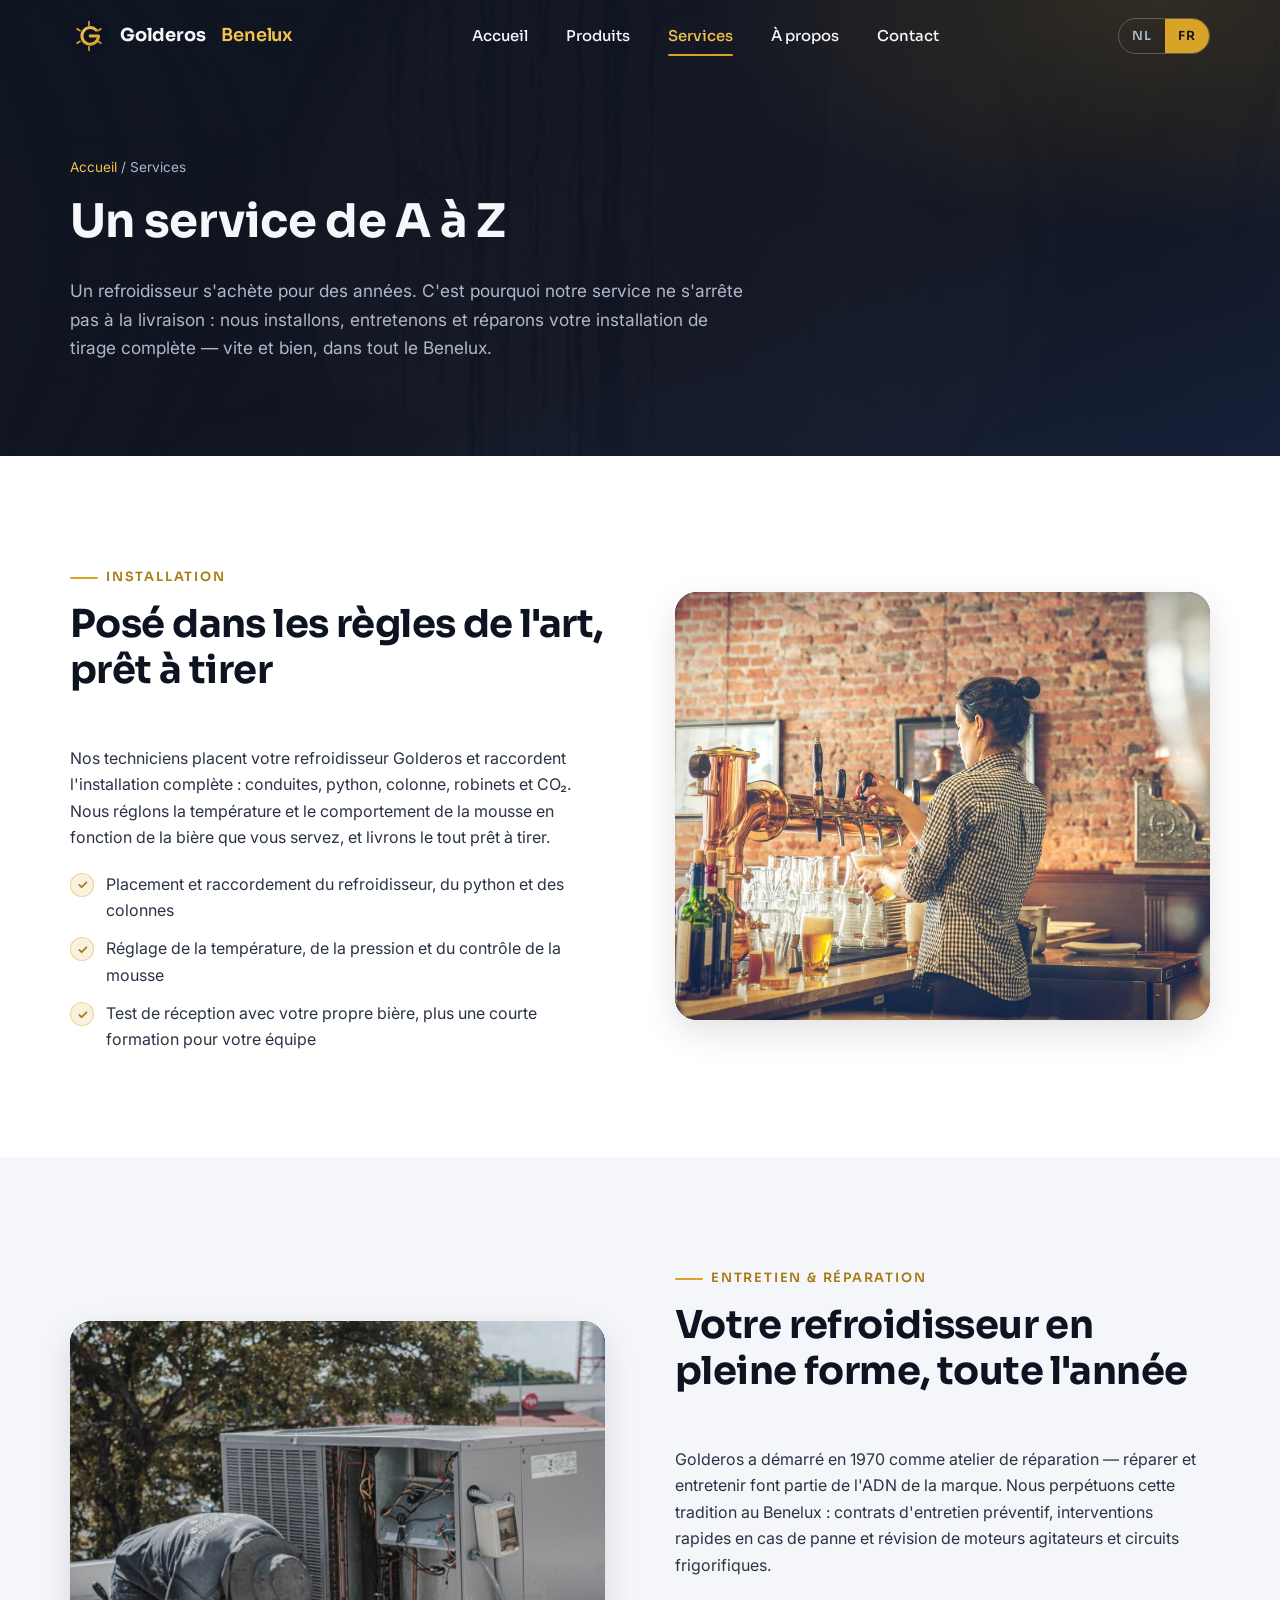
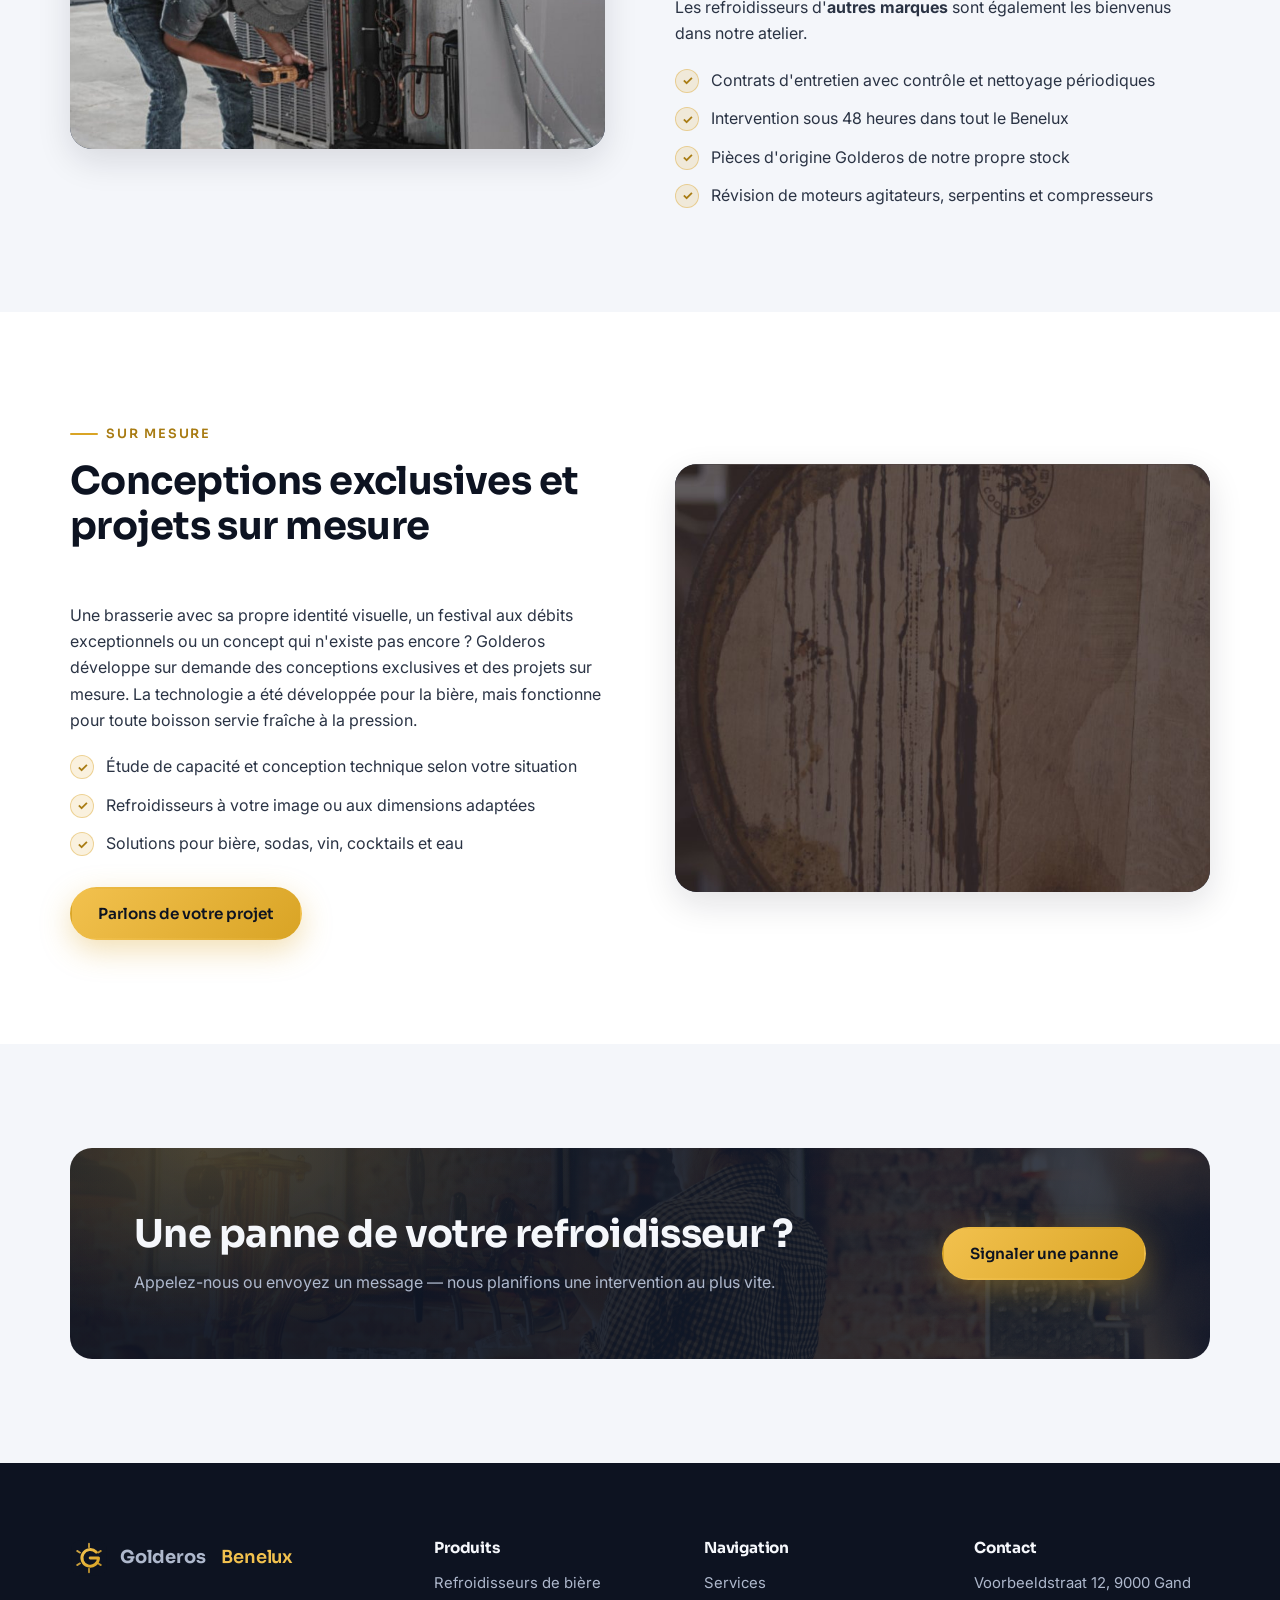
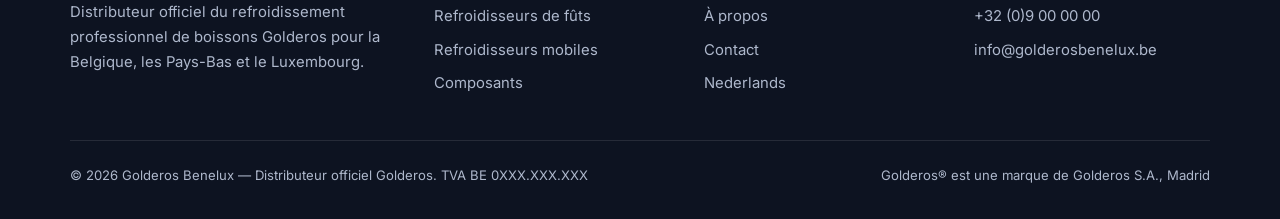
<file: fr/services.html>
<!DOCTYPE html>
<html lang="fr">
<head>
  <meta charset="UTF-8">
  <meta name="viewport" content="width=device-width, initial-scale=1">
  <title>Services — Installation, entretien &amp; réparation de refroidisseurs | Golderos Benelux</title>
  <meta name="description" content="Golderos Benelux installe, entretient et répare les refroidisseurs et composants frigorifiques dans tout le Benelux. Également projets sur mesure et conceptions exclusives.">
  <meta property="og:title" content="Services — Golderos Benelux">
  <meta property="og:description" content="Installation, entretien, réparation et sur-mesure pour le refroidissement professionnel.">
  <meta property="og:type" content="website">
  <meta property="og:locale" content="fr_BE">
  <!-- TODO : remplacer le domaine dès que le nom de domaine définitif est connu -->
  <link rel="alternate" hreflang="nl-BE" href="https://www.golderosbenelux.be/nl/diensten.html">
  <link rel="alternate" hreflang="fr-BE" href="https://www.golderosbenelux.be/fr/services.html">
  <link rel="alternate" hreflang="x-default" href="https://www.golderosbenelux.be/nl/diensten.html">
  <link rel="icon" type="image/svg+xml" href="../assets/img/logo.svg">
  <link rel="preconnect" href="https://fonts.googleapis.com">
  <link rel="preconnect" href="https://fonts.gstatic.com" crossorigin>
  <link href="https://fonts.googleapis.com/css2?family=Inter:wght@400;500;600&family=Sora:wght@500;600;700&display=swap" rel="stylesheet">
  <link rel="stylesheet" href="../assets/css/style.css">
</head>
<body>
  <a class="skip-link" href="#main">Aller au contenu</a>

  <header class="site-header">
    <div class="container header-inner">
      <a class="brand" href="index.html">
        <img class="brand-mark" src="../assets/img/logo.svg" alt="" width="38" height="38">
        Golderos&nbsp;<span class="brand-sub">Benelux</span>
      </a>
      <nav class="site-nav" id="site-nav" aria-label="Navigation principale">
        <a href="index.html">Accueil</a>
        <a href="produits.html">Produits</a>
        <a href="services.html" aria-current="page">Services</a>
        <a href="a-propos.html">À propos</a>
        <a href="contact.html">Contact</a>
      </nav>
      <div class="header-actions">
        <div class="lang-switch" aria-label="Choix de la langue">
          <a href="../nl/diensten.html" lang="nl" hreflang="nl">NL</a>
          <a href="services.html" class="is-active" aria-current="true" lang="fr">FR</a>
        </div>
        <button class="nav-toggle" aria-expanded="false" aria-controls="site-nav" aria-label="Ouvrir ou fermer le menu">
          <span></span><span></span><span></span>
        </button>
      </div>
    </div>
  </header>

  <main id="main">
    <section class="page-hero">
      <div class="container">
        <p class="breadcrumb"><a href="index.html">Accueil</a> / Services</p>
        <h1>Un service de A à Z</h1>
        <p class="lede">Un refroidisseur s'achète pour des années. C'est pourquoi notre service ne s'arrête pas à la livraison : nous installons, entretenons et réparons votre installation de tirage complète — vite et bien, dans tout le Benelux.</p>
      </div>
    </section>

    <section class="section" id="installation">
      <div class="container split">
        <div class="reveal">
          <div class="section-head">
            <span class="kicker">Installation</span>
            <h2>Posé dans les règles de l'art, prêt à tirer</h2>
          </div>
          <p>Nos techniciens placent votre refroidisseur Golderos et raccordent l'installation complète : conduites, python, colonne, robinets et CO₂. Nous réglons la température et le comportement de la mousse en fonction de la bière que vous servez, et livrons le tout prêt à tirer.</p>
          <ul class="checklist">
            <li>Placement et raccordement du refroidisseur, du python et des colonnes</li>
            <li>Réglage de la température, de la pression et du contrôle de la mousse</li>
            <li>Test de réception avec votre propre bière, plus une courte formation pour votre équipe</li>
          </ul>
        </div>
        <div class="split-media reveal">
          <img src="../assets/img/products/installation.jpg" data-placeholder="../assets/img/products/placeholder-tap-column.svg" onerror="this.onerror=null;this.src=this.dataset.placeholder;this.classList.add('is-placeholder')" alt="Installation d'un système de tirage Golderos" loading="lazy" width="1000" height="800">
        </div>
      </div>
    </section>

    <section class="section section--mist" id="entretien">
      <div class="container split split--rev">
        <div class="reveal">
          <div class="section-head">
            <span class="kicker">Entretien &amp; réparation</span>
            <h2>Votre refroidisseur en pleine forme, toute l'année</h2>
          </div>
          <p>Golderos a démarré en 1970 comme atelier de réparation — réparer et entretenir font partie de l'ADN de la marque. Nous perpétuons cette tradition au Benelux : contrats d'entretien préventif, interventions rapides en cas de panne et révision de moteurs agitateurs et circuits frigorifiques.</p>
          <p>Les refroidisseurs d'<strong>autres marques</strong> sont également les bienvenus dans notre atelier.</p>
          <ul class="checklist">
            <li>Contrats d'entretien avec contrôle et nettoyage périodiques</li>
            <li>Intervention sous 48 heures dans tout le Benelux</li>
            <li>Pièces d'origine Golderos de notre propre stock</li>
            <li>Révision de moteurs agitateurs, serpentins et compresseurs</li>
          </ul>
        </div>
        <div class="split-media reveal">
          <img src="../assets/img/products/maintenance.jpg" data-placeholder="../assets/img/products/placeholder-service.svg" onerror="this.onerror=null;this.src=this.dataset.placeholder;this.classList.add('is-placeholder')" alt="Entretien et réparation de refroidisseurs" loading="lazy" width="1000" height="800">
        </div>
      </div>
    </section>

    <section class="section" id="sur-mesure">
      <div class="container split">
        <div class="reveal">
          <div class="section-head">
            <span class="kicker">Sur mesure</span>
            <h2>Conceptions exclusives et projets sur mesure</h2>
          </div>
          <p>Une brasserie avec sa propre identité visuelle, un festival aux débits exceptionnels ou un concept qui n'existe pas encore ? Golderos développe sur demande des conceptions exclusives et des projets sur mesure. La technologie a été développée pour la bière, mais fonctionne pour toute boisson servie fraîche à la pression.</p>
          <ul class="checklist">
            <li>Étude de capacité et conception technique selon votre situation</li>
            <li>Refroidisseurs à votre image ou aux dimensions adaptées</li>
            <li>Solutions pour bière, sodas, vin, cocktails et eau</li>
          </ul>
          <div class="hero-actions">
            <a class="btn btn--gold" href="contact.html">Parlons de votre projet</a>
          </div>
        </div>
        <div class="split-media reveal">
          <img src="../assets/img/products/custom.jpg" data-placeholder="../assets/img/products/placeholder-event-cooler.svg" onerror="this.onerror=null;this.src=this.dataset.placeholder;this.classList.add('is-placeholder')" alt="Refroidisseur sur mesure de Golderos" loading="lazy" width="1000" height="800">
        </div>
      </div>
    </section>

    <section class="section section--mist">
      <div class="container">
        <div class="cta-band reveal">
          <div>
            <h2>Une panne de votre refroidisseur ?</h2>
            <p>Appelez-nous ou envoyez un message — nous planifions une intervention au plus vite.</p>
          </div>
          <a class="btn btn--gold" href="contact.html">Signaler une panne</a>
        </div>
      </div>
    </section>
  </main>

  <footer class="site-footer">
    <div class="container">
      <div class="footer-grid">
        <div class="footer-brand">
          <a class="brand" href="index.html">
            <img class="brand-mark" src="../assets/img/logo.svg" alt="" width="38" height="38">
            Golderos&nbsp;<span class="brand-sub">Benelux</span>
          </a>
          <p style="margin-top:16px">Distributeur officiel du refroidissement professionnel de boissons Golderos pour la Belgique, les Pays-Bas et le Luxembourg.</p>
        </div>
        <div>
          <h4>Produits</h4>
          <ul>
            <li><a href="produits.html#refroidisseurs-biere">Refroidisseurs de bière</a></li>
            <li><a href="produits.html#refroidisseurs-futs">Refroidisseurs de fûts</a></li>
            <li><a href="produits.html#refroidisseurs-mobiles">Refroidisseurs mobiles</a></li>
            <li><a href="produits.html#composants">Composants</a></li>
          </ul>
        </div>
        <div>
          <h4>Navigation</h4>
          <ul>
            <li><a href="services.html">Services</a></li>
            <li><a href="a-propos.html">À propos</a></li>
            <li><a href="contact.html">Contact</a></li>
            <li><a href="../nl/diensten.html" lang="nl" hreflang="nl">Nederlands</a></li>
          </ul>
        </div>
        <div>
          <h4>Contact</h4>
          <ul>
            <!-- TODO : compléter les coordonnées définitives -->
            <li>Voorbeeldstraat 12, 9000 Gand</li>
            <li><a href="tel:+3290000000">+32 (0)9 00 00 00</a></li>
            <li><a href="mailto:info@golderosbenelux.be">info@golderosbenelux.be</a></li>
          </ul>
        </div>
      </div>
      <div class="footer-bottom">
        <span>© <span data-year>2026</span> Golderos Benelux — Distributeur officiel Golderos. TVA BE 0XXX.XXX.XXX <!-- TODO --></span>
        <span>Golderos® est une marque de Golderos S.A., Madrid</span>
      </div>
    </div>
  </footer>

  <script src="../assets/js/main.js" defer></script>
</body>
</html>
</file>
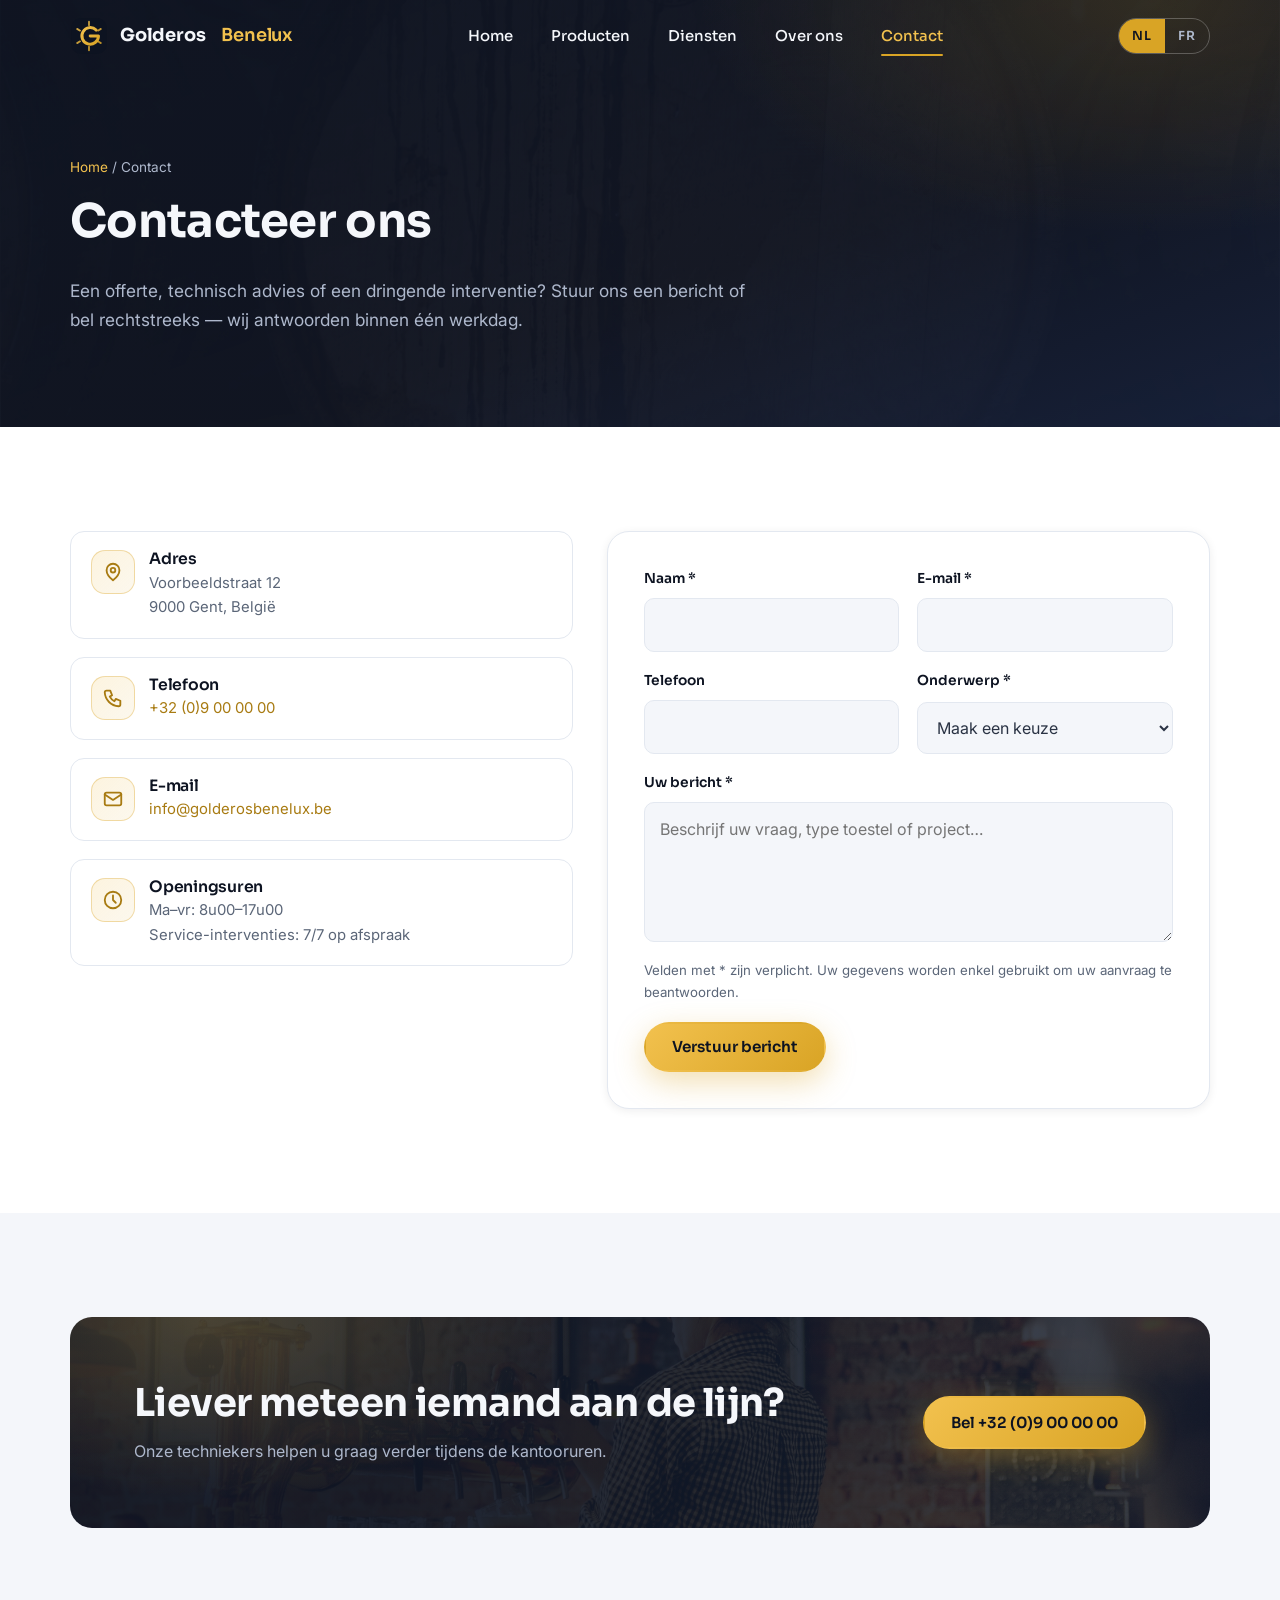
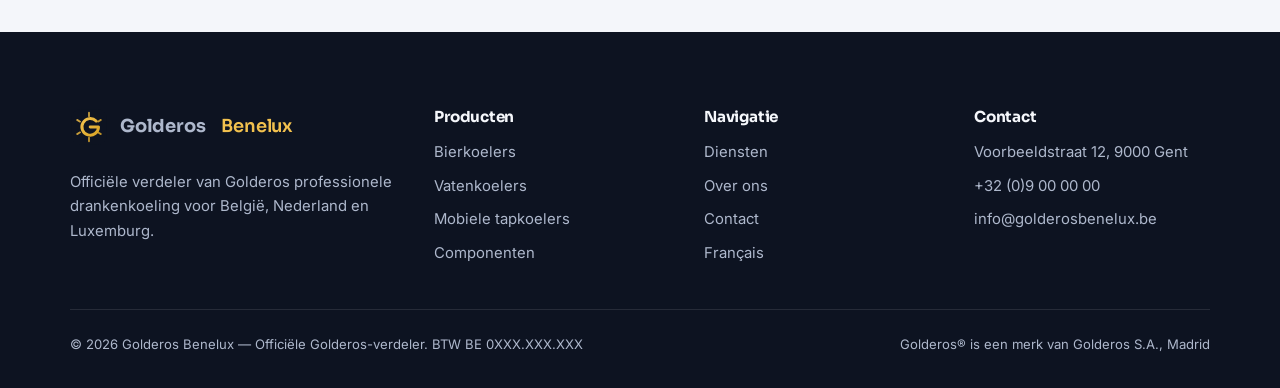
<file: nl/contact.html>
<!DOCTYPE html>
<html lang="nl">
<head>
  <meta charset="UTF-8">
  <meta name="viewport" content="width=device-width, initial-scale=1">
  <title>Contact — Offerte of service aanvragen | Golderos Benelux</title>
  <meta name="description" content="Contacteer Golderos Benelux voor een offerte, technisch advies of een service-interventie aan uw tapkoeler. Wij helpen u snel verder, in het Nederlands of Frans.">
  <meta property="og:title" content="Contact — Golderos Benelux">
  <meta property="og:description" content="Vraag een offerte, advies of een interventie aan.">
  <meta property="og:type" content="website">
  <meta property="og:locale" content="nl_BE">
  <!-- TODO: vervang het domein zodra de definitieve domeinnaam gekend is -->
  <link rel="alternate" hreflang="nl-BE" href="https://www.golderosbenelux.be/nl/contact.html">
  <link rel="alternate" hreflang="fr-BE" href="https://www.golderosbenelux.be/fr/contact.html">
  <link rel="alternate" hreflang="x-default" href="https://www.golderosbenelux.be/nl/contact.html">
  <link rel="icon" type="image/svg+xml" href="../assets/img/logo.svg">
  <link rel="preconnect" href="https://fonts.googleapis.com">
  <link rel="preconnect" href="https://fonts.gstatic.com" crossorigin>
  <link href="https://fonts.googleapis.com/css2?family=Inter:wght@400;500;600&family=Sora:wght@500;600;700&display=swap" rel="stylesheet">
  <link rel="stylesheet" href="../assets/css/style.css">
</head>
<body>
  <a class="skip-link" href="#main">Naar de inhoud</a>

  <header class="site-header">
    <div class="container header-inner">
      <a class="brand" href="index.html">
        <img class="brand-mark" src="../assets/img/logo.svg" alt="" width="38" height="38">
        Golderos&nbsp;<span class="brand-sub">Benelux</span>
      </a>
      <nav class="site-nav" id="site-nav" aria-label="Hoofdnavigatie">
        <a href="index.html">Home</a>
        <a href="producten.html">Producten</a>
        <a href="diensten.html">Diensten</a>
        <a href="over-ons.html">Over ons</a>
        <a href="contact.html" aria-current="page">Contact</a>
      </nav>
      <div class="header-actions">
        <div class="lang-switch" aria-label="Taalkeuze">
          <a href="contact.html" class="is-active" aria-current="true" lang="nl">NL</a>
          <a href="../fr/contact.html" lang="fr" hreflang="fr">FR</a>
        </div>
        <button class="nav-toggle" aria-expanded="false" aria-controls="site-nav" aria-label="Menu openen of sluiten">
          <span></span><span></span><span></span>
        </button>
      </div>
    </div>
  </header>

  <main id="main">
    <section class="page-hero">
      <div class="container">
        <p class="breadcrumb"><a href="index.html">Home</a> / Contact</p>
        <h1>Contacteer ons</h1>
        <p class="lede">Een offerte, technisch advies of een dringende interventie? Stuur ons een bericht of bel rechtstreeks — wij antwoorden binnen één werkdag.</p>
      </div>
    </section>

    <section class="section">
      <div class="container contact-layout">
        <div class="contact-info reveal">
          <div class="contact-item">
            <span class="usp-icon" aria-hidden="true">
              <svg width="22" height="22" viewBox="0 0 24 24" fill="none" stroke="currentColor" stroke-width="2" stroke-linecap="round" stroke-linejoin="round"><path d="M12 21s-7-5.5-7-11a7 7 0 0 1 14 0c0 5.5-7 11-7 11z"/><circle cx="12" cy="10" r="2.5"/></svg>
            </span>
            <div>
              <h3>Adres</h3>
              <!-- TODO: definitief adres invullen -->
              <p>Voorbeeldstraat 12<br>9000 Gent, België</p>
            </div>
          </div>
          <div class="contact-item">
            <span class="usp-icon" aria-hidden="true">
              <svg width="22" height="22" viewBox="0 0 24 24" fill="none" stroke="currentColor" stroke-width="2" stroke-linecap="round" stroke-linejoin="round"><path d="M5 4h4l2 5-2.5 1.5a12 12 0 0 0 5 5L15 13l5 2v4a2 2 0 0 1-2 2A16 16 0 0 1 3 6a2 2 0 0 1 2-2z"/></svg>
            </span>
            <div>
              <h3>Telefoon</h3>
              <!-- TODO: definitief nummer invullen -->
              <p><a href="tel:+3290000000">+32 (0)9 00 00 00</a></p>
            </div>
          </div>
          <div class="contact-item">
            <span class="usp-icon" aria-hidden="true">
              <svg width="22" height="22" viewBox="0 0 24 24" fill="none" stroke="currentColor" stroke-width="2" stroke-linecap="round" stroke-linejoin="round"><rect x="3" y="5" width="18" height="14" rx="2"/><path d="M3 7l9 6 9-6"/></svg>
            </span>
            <div>
              <h3>E-mail</h3>
              <p><a href="mailto:info@golderosbenelux.be">info@golderosbenelux.be</a></p>
            </div>
          </div>
          <div class="contact-item">
            <span class="usp-icon" aria-hidden="true">
              <svg width="22" height="22" viewBox="0 0 24 24" fill="none" stroke="currentColor" stroke-width="2" stroke-linecap="round" stroke-linejoin="round"><circle cx="12" cy="12" r="9"/><path d="M12 7v5l3 3"/></svg>
            </span>
            <div>
              <h3>Openingsuren</h3>
              <p>Ma–vr: 8u00–17u00<br>Service-interventies: 7/7 op afspraak</p>
            </div>
          </div>
        </div>

        <form class="form reveal" id="contact-form" novalidate
              data-mail-to="info@golderosbenelux.be"
              data-mail-subject="Aanvraag via website"
              data-mail-intro="Nieuwe aanvraag via golderosbenelux.be:">
          <div class="form-row form-row--2">
            <div class="field">
              <label for="name">Naam *</label>
              <input id="name" name="name" type="text" autocomplete="name" required>
            </div>
            <div class="field">
              <label for="email">E-mail *</label>
              <input id="email" name="email" type="email" autocomplete="email" required>
            </div>
          </div>
          <div class="form-row form-row--2">
            <div class="field">
              <label for="phone">Telefoon</label>
              <input id="phone" name="phone" type="tel" autocomplete="tel">
            </div>
            <div class="field">
              <label for="subject">Onderwerp *</label>
              <select id="subject" name="subject" required>
                <option value="" selected disabled>Maak een keuze</option>
                <option>Offerte aanvragen</option>
                <option>Technisch advies</option>
                <option>Defect melden / interventie</option>
                <option>Wisselstukken</option>
                <option>Andere vraag</option>
              </select>
            </div>
          </div>
          <div class="field">
            <label for="message">Uw bericht *</label>
            <textarea id="message" name="message" required placeholder="Beschrijf uw vraag, type toestel of project…"></textarea>
          </div>
          <p class="form-note">Velden met * zijn verplicht. Uw gegevens worden enkel gebruikt om uw aanvraag te beantwoorden.</p>
          <div class="form-feedback" id="form-feedback" role="status">Uw e-mailprogramma wordt geopend met het ingevulde bericht. Lukt dat niet? Mail ons dan rechtstreeks op info@golderosbenelux.be.</div>
          <div>
            <button class="btn btn--gold" type="submit">Verstuur bericht</button>
          </div>
        </form>
      </div>
    </section>

    <section class="section section--mist">
      <div class="container">
        <div class="cta-band reveal">
          <div>
            <h2>Liever meteen iemand aan de lijn?</h2>
            <p>Onze techniekers helpen u graag verder tijdens de kantooruren.</p>
          </div>
          <a class="btn btn--gold" href="tel:+3290000000">Bel +32 (0)9 00 00 00</a>
        </div>
      </div>
    </section>
  </main>

  <footer class="site-footer">
    <div class="container">
      <div class="footer-grid">
        <div class="footer-brand">
          <a class="brand" href="index.html">
            <img class="brand-mark" src="../assets/img/logo.svg" alt="" width="38" height="38">
            Golderos&nbsp;<span class="brand-sub">Benelux</span>
          </a>
          <p style="margin-top:16px">Officiële verdeler van Golderos professionele drankenkoeling voor België, Nederland en Luxemburg.</p>
        </div>
        <div>
          <h4>Producten</h4>
          <ul>
            <li><a href="producten.html#bierkoelers">Bierkoelers</a></li>
            <li><a href="producten.html#vatenkoelers">Vatenkoelers</a></li>
            <li><a href="producten.html#mobiele-koelers">Mobiele tapkoelers</a></li>
            <li><a href="producten.html#componenten">Componenten</a></li>
          </ul>
        </div>
        <div>
          <h4>Navigatie</h4>
          <ul>
            <li><a href="diensten.html">Diensten</a></li>
            <li><a href="over-ons.html">Over ons</a></li>
            <li><a href="contact.html">Contact</a></li>
            <li><a href="../fr/contact.html" lang="fr" hreflang="fr">Français</a></li>
          </ul>
        </div>
        <div>
          <h4>Contact</h4>
          <ul>
            <!-- TODO: definitieve bedrijfsgegevens invullen -->
            <li>Voorbeeldstraat 12, 9000 Gent</li>
            <li><a href="tel:+3290000000">+32 (0)9 00 00 00</a></li>
            <li><a href="mailto:info@golderosbenelux.be">info@golderosbenelux.be</a></li>
          </ul>
        </div>
      </div>
      <div class="footer-bottom">
        <span>© <span data-year>2026</span> Golderos Benelux — Officiële Golderos-verdeler. BTW BE 0XXX.XXX.XXX <!-- TODO --></span>
        <span>Golderos® is een merk van Golderos S.A., Madrid</span>
      </div>
    </div>
  </footer>

  <script src="../assets/js/main.js" defer></script>
</body>
</html>
</file>
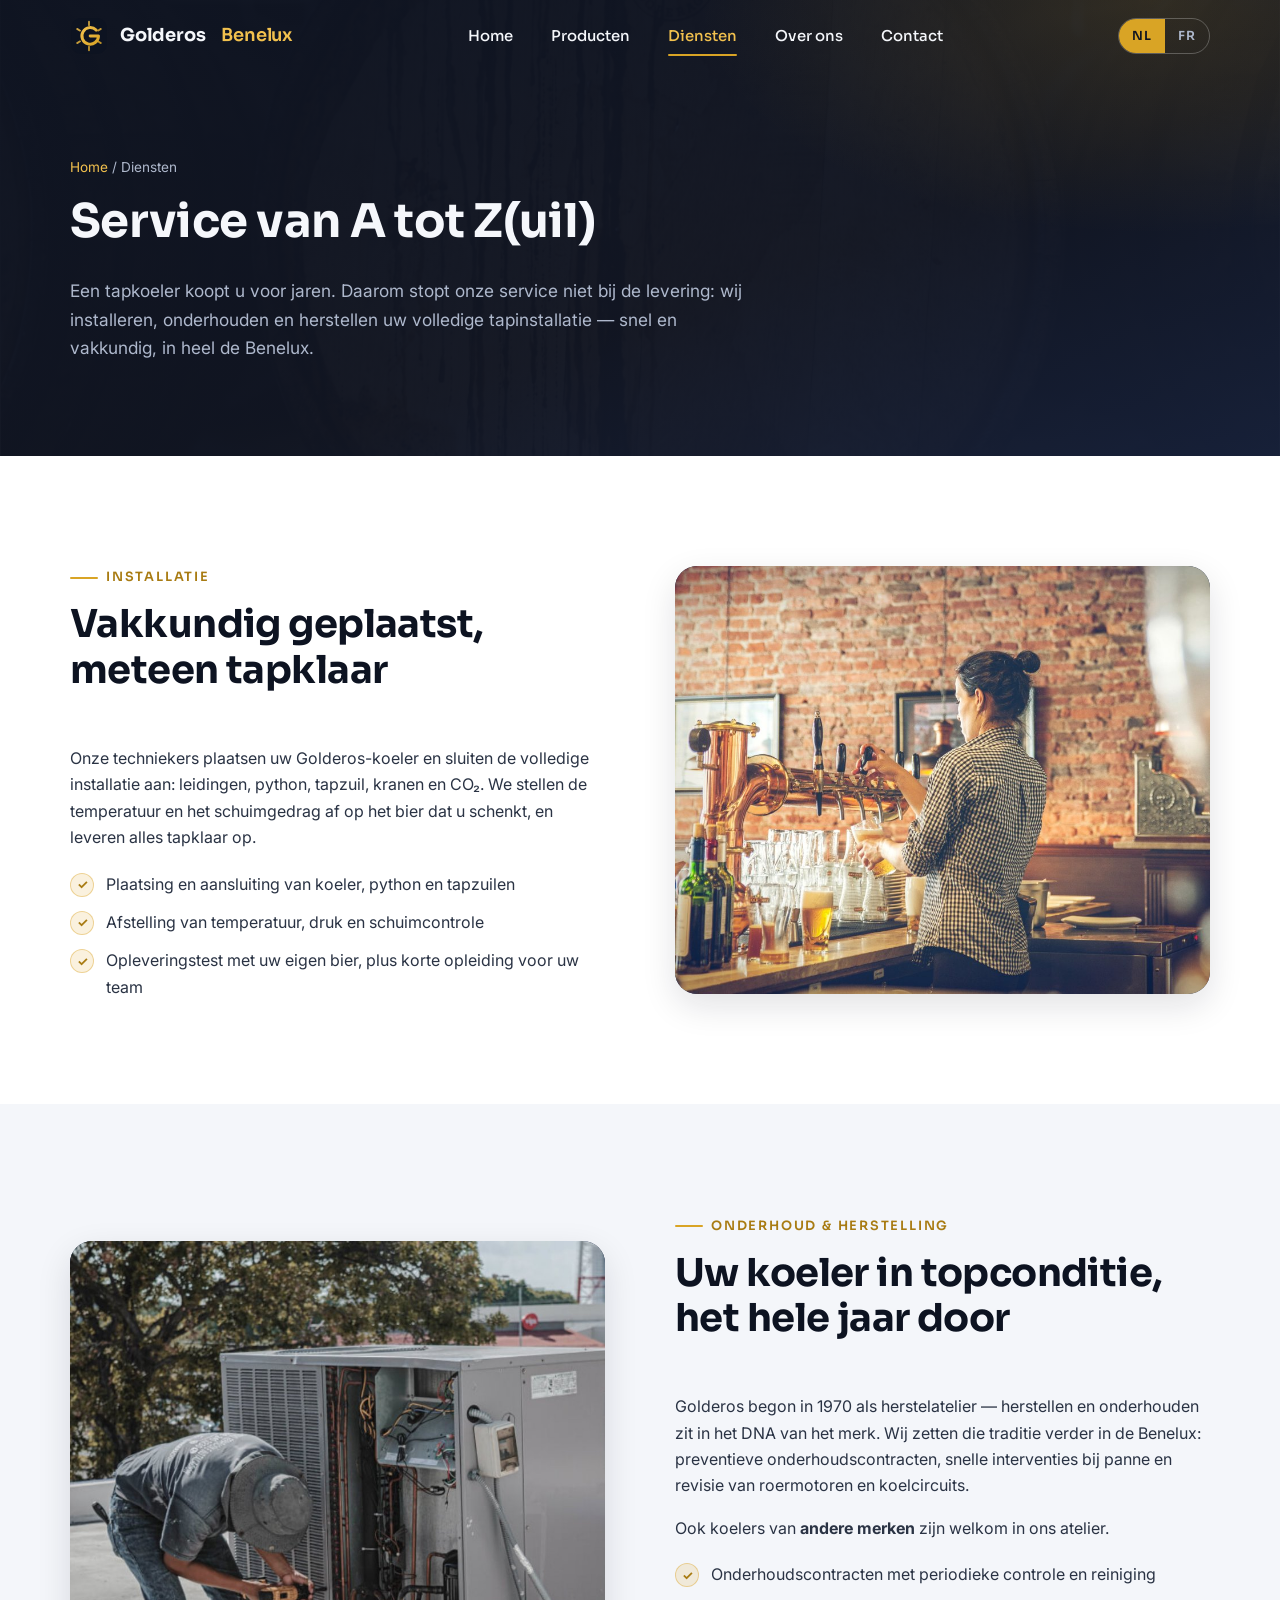
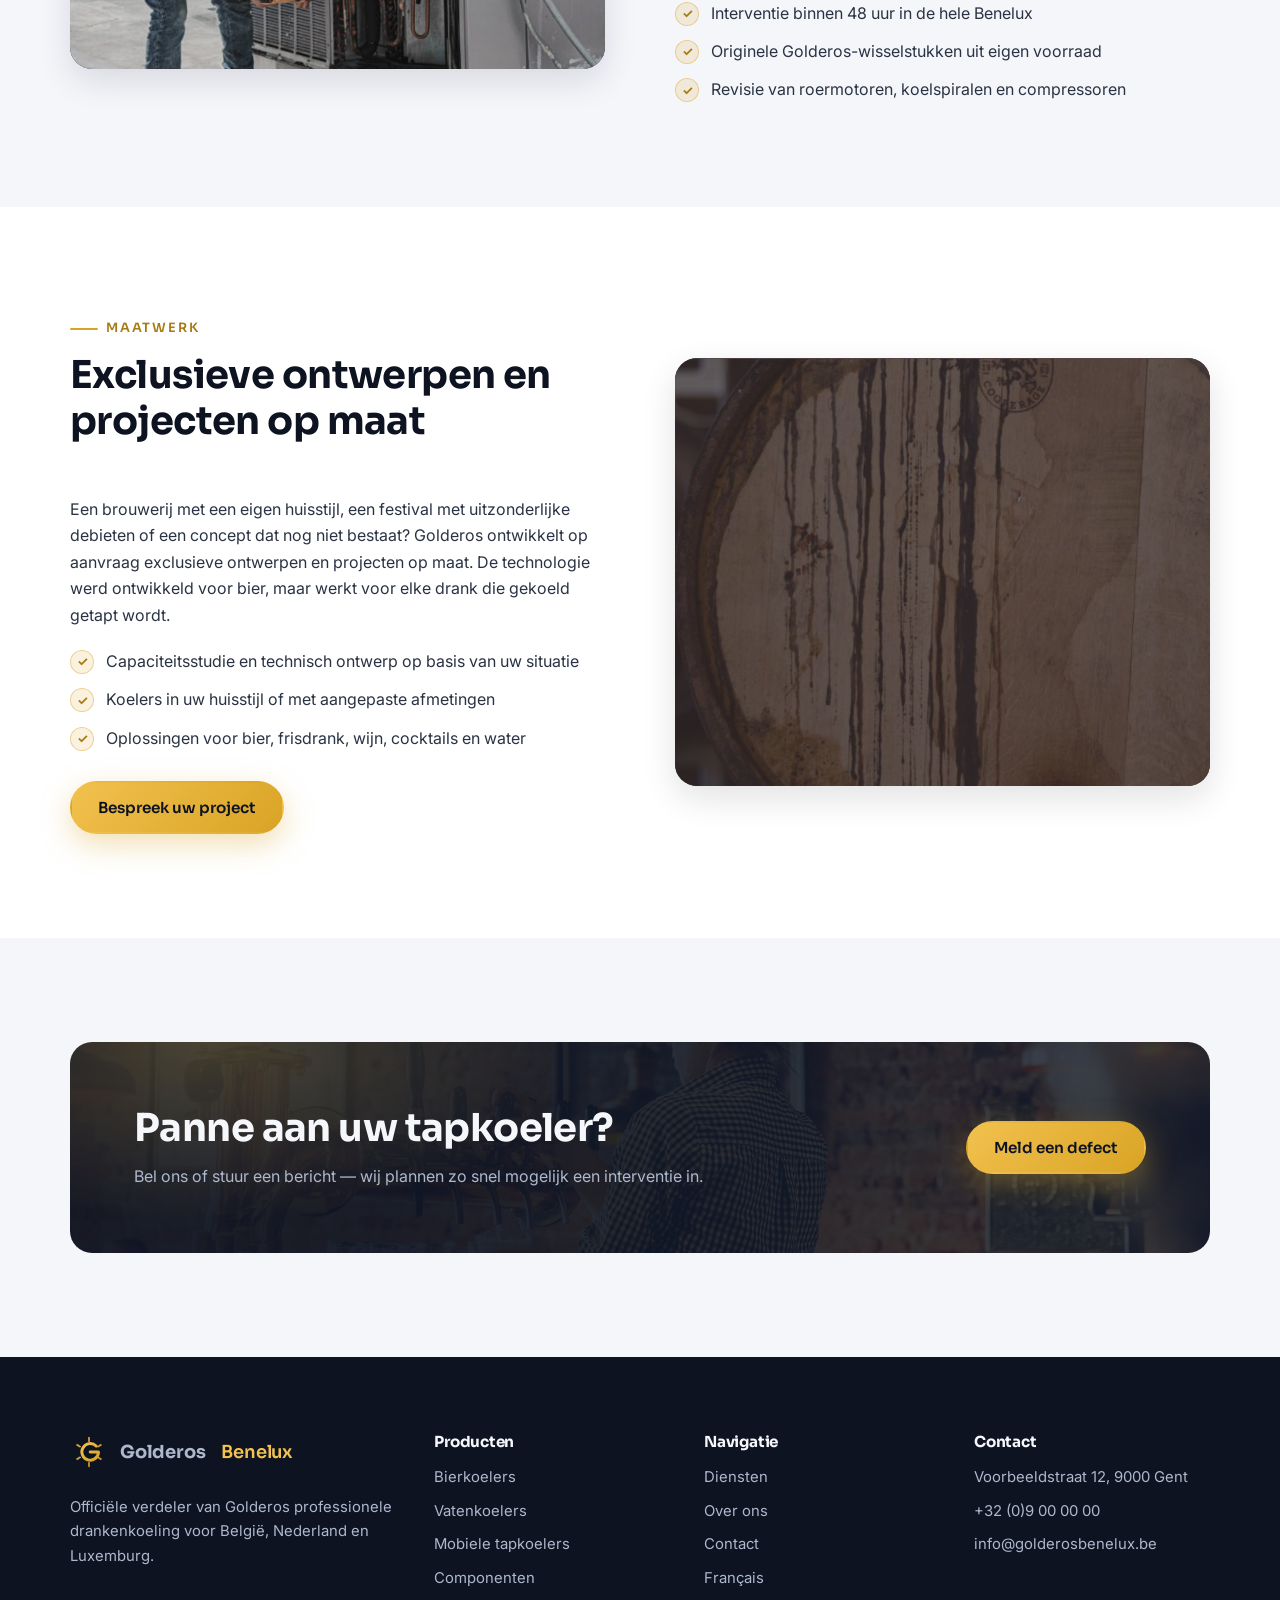
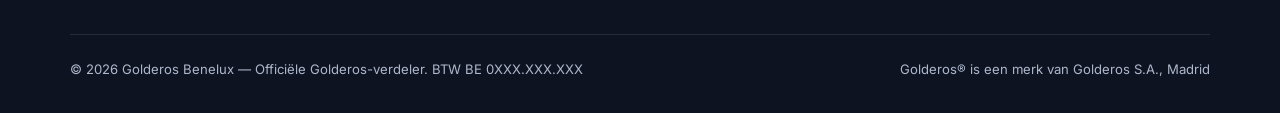
<file: nl/diensten.html>
<!DOCTYPE html>
<html lang="nl">
<head>
  <meta charset="UTF-8">
  <meta name="viewport" content="width=device-width, initial-scale=1">
  <title>Diensten — Installatie, onderhoud &amp; herstelling van tapkoelers | Golderos Benelux</title>
  <meta name="description" content="Golderos Benelux installeert, onderhoudt en herstelt tapkoelers en koelcomponenten in heel de Benelux. Ook maatwerkprojecten en exclusieve ontwerpen.">
  <meta property="og:title" content="Diensten — Golderos Benelux">
  <meta property="og:description" content="Installatie, onderhoud, herstelling en maatwerk voor professionele tapkoeling.">
  <meta property="og:type" content="website">
  <meta property="og:locale" content="nl_BE">
  <!-- TODO: vervang het domein zodra de definitieve domeinnaam gekend is -->
  <link rel="alternate" hreflang="nl-BE" href="https://www.golderosbenelux.be/nl/diensten.html">
  <link rel="alternate" hreflang="fr-BE" href="https://www.golderosbenelux.be/fr/services.html">
  <link rel="alternate" hreflang="x-default" href="https://www.golderosbenelux.be/nl/diensten.html">
  <link rel="icon" type="image/svg+xml" href="../assets/img/logo.svg">
  <link rel="preconnect" href="https://fonts.googleapis.com">
  <link rel="preconnect" href="https://fonts.gstatic.com" crossorigin>
  <link href="https://fonts.googleapis.com/css2?family=Inter:wght@400;500;600&family=Sora:wght@500;600;700&display=swap" rel="stylesheet">
  <link rel="stylesheet" href="../assets/css/style.css">
</head>
<body>
  <a class="skip-link" href="#main">Naar de inhoud</a>

  <header class="site-header">
    <div class="container header-inner">
      <a class="brand" href="index.html">
        <img class="brand-mark" src="../assets/img/logo.svg" alt="" width="38" height="38">
        Golderos&nbsp;<span class="brand-sub">Benelux</span>
      </a>
      <nav class="site-nav" id="site-nav" aria-label="Hoofdnavigatie">
        <a href="index.html">Home</a>
        <a href="producten.html">Producten</a>
        <a href="diensten.html" aria-current="page">Diensten</a>
        <a href="over-ons.html">Over ons</a>
        <a href="contact.html">Contact</a>
      </nav>
      <div class="header-actions">
        <div class="lang-switch" aria-label="Taalkeuze">
          <a href="diensten.html" class="is-active" aria-current="true" lang="nl">NL</a>
          <a href="../fr/services.html" lang="fr" hreflang="fr">FR</a>
        </div>
        <button class="nav-toggle" aria-expanded="false" aria-controls="site-nav" aria-label="Menu openen of sluiten">
          <span></span><span></span><span></span>
        </button>
      </div>
    </div>
  </header>

  <main id="main">
    <section class="page-hero">
      <div class="container">
        <p class="breadcrumb"><a href="index.html">Home</a> / Diensten</p>
        <h1>Service van A tot Z(uil)</h1>
        <p class="lede">Een tapkoeler koopt u voor jaren. Daarom stopt onze service niet bij de levering: wij installeren, onderhouden en herstellen uw volledige tapinstallatie — snel en vakkundig, in heel de Benelux.</p>
      </div>
    </section>

    <section class="section" id="installatie">
      <div class="container split">
        <div class="reveal">
          <div class="section-head">
            <span class="kicker">Installatie</span>
            <h2>Vakkundig geplaatst, meteen tapklaar</h2>
          </div>
          <p>Onze techniekers plaatsen uw Golderos-koeler en sluiten de volledige installatie aan: leidingen, python, tapzuil, kranen en CO₂. We stellen de temperatuur en het schuimgedrag af op het bier dat u schenkt, en leveren alles tapklaar op.</p>
          <ul class="checklist">
            <li>Plaatsing en aansluiting van koeler, python en tapzuilen</li>
            <li>Afstelling van temperatuur, druk en schuimcontrole</li>
            <li>Opleveringstest met uw eigen bier, plus korte opleiding voor uw team</li>
          </ul>
        </div>
        <div class="split-media reveal">
          <img src="../assets/img/products/installation.jpg" data-placeholder="../assets/img/products/placeholder-tap-column.svg" onerror="this.onerror=null;this.src=this.dataset.placeholder;this.classList.add('is-placeholder')" alt="Installatie van een Golderos tapinstallatie" loading="lazy" width="1000" height="800">
        </div>
      </div>
    </section>

    <section class="section section--mist" id="onderhoud">
      <div class="container split split--rev">
        <div class="reveal">
          <div class="section-head">
            <span class="kicker">Onderhoud &amp; herstelling</span>
            <h2>Uw koeler in topconditie, het hele jaar door</h2>
          </div>
          <p>Golderos begon in 1970 als herstelatelier — herstellen en onderhouden zit in het DNA van het merk. Wij zetten die traditie verder in de Benelux: preventieve onderhoudscontracten, snelle interventies bij panne en revisie van roermotoren en koelcircuits.</p>
          <p>Ook koelers van <strong>andere merken</strong> zijn welkom in ons atelier.</p>
          <ul class="checklist">
            <li>Onderhoudscontracten met periodieke controle en reiniging</li>
            <li>Interventie binnen 48 uur in de hele Benelux</li>
            <li>Originele Golderos-wisselstukken uit eigen voorraad</li>
            <li>Revisie van roermotoren, koelspiralen en compressoren</li>
          </ul>
        </div>
        <div class="split-media reveal">
          <img src="../assets/img/products/maintenance.jpg" data-placeholder="../assets/img/products/placeholder-service.svg" onerror="this.onerror=null;this.src=this.dataset.placeholder;this.classList.add('is-placeholder')" alt="Onderhoud en herstelling van tapkoelers" loading="lazy" width="1000" height="800">
        </div>
      </div>
    </section>

    <section class="section" id="maatwerk">
      <div class="container split">
        <div class="reveal">
          <div class="section-head">
            <span class="kicker">Maatwerk</span>
            <h2>Exclusieve ontwerpen en projecten op maat</h2>
          </div>
          <p>Een brouwerij met een eigen huisstijl, een festival met uitzonderlijke debieten of een concept dat nog niet bestaat? Golderos ontwikkelt op aanvraag exclusieve ontwerpen en projecten op maat. De technologie werd ontwikkeld voor bier, maar werkt voor elke drank die gekoeld getapt wordt.</p>
          <ul class="checklist">
            <li>Capaciteitsstudie en technisch ontwerp op basis van uw situatie</li>
            <li>Koelers in uw huisstijl of met aangepaste afmetingen</li>
            <li>Oplossingen voor bier, frisdrank, wijn, cocktails en water</li>
          </ul>
          <div class="hero-actions">
            <a class="btn btn--gold" href="contact.html">Bespreek uw project</a>
          </div>
        </div>
        <div class="split-media reveal">
          <img src="../assets/img/products/custom.jpg" data-placeholder="../assets/img/products/placeholder-event-cooler.svg" onerror="this.onerror=null;this.src=this.dataset.placeholder;this.classList.add('is-placeholder')" alt="Maatwerk tapkoeler van Golderos" loading="lazy" width="1000" height="800">
        </div>
      </div>
    </section>

    <section class="section section--mist">
      <div class="container">
        <div class="cta-band reveal">
          <div>
            <h2>Panne aan uw tapkoeler?</h2>
            <p>Bel ons of stuur een bericht — wij plannen zo snel mogelijk een interventie in.</p>
          </div>
          <a class="btn btn--gold" href="contact.html">Meld een defect</a>
        </div>
      </div>
    </section>
  </main>

  <footer class="site-footer">
    <div class="container">
      <div class="footer-grid">
        <div class="footer-brand">
          <a class="brand" href="index.html">
            <img class="brand-mark" src="../assets/img/logo.svg" alt="" width="38" height="38">
            Golderos&nbsp;<span class="brand-sub">Benelux</span>
          </a>
          <p style="margin-top:16px">Officiële verdeler van Golderos professionele drankenkoeling voor België, Nederland en Luxemburg.</p>
        </div>
        <div>
          <h4>Producten</h4>
          <ul>
            <li><a href="producten.html#bierkoelers">Bierkoelers</a></li>
            <li><a href="producten.html#vatenkoelers">Vatenkoelers</a></li>
            <li><a href="producten.html#mobiele-koelers">Mobiele tapkoelers</a></li>
            <li><a href="producten.html#componenten">Componenten</a></li>
          </ul>
        </div>
        <div>
          <h4>Navigatie</h4>
          <ul>
            <li><a href="diensten.html">Diensten</a></li>
            <li><a href="over-ons.html">Over ons</a></li>
            <li><a href="contact.html">Contact</a></li>
            <li><a href="../fr/services.html" lang="fr" hreflang="fr">Français</a></li>
          </ul>
        </div>
        <div>
          <h4>Contact</h4>
          <ul>
            <!-- TODO: definitieve bedrijfsgegevens invullen -->
            <li>Voorbeeldstraat 12, 9000 Gent</li>
            <li><a href="tel:+3290000000">+32 (0)9 00 00 00</a></li>
            <li><a href="mailto:info@golderosbenelux.be">info@golderosbenelux.be</a></li>
          </ul>
        </div>
      </div>
      <div class="footer-bottom">
        <span>© <span data-year>2026</span> Golderos Benelux — Officiële Golderos-verdeler. BTW BE 0XXX.XXX.XXX <!-- TODO --></span>
        <span>Golderos® is een merk van Golderos S.A., Madrid</span>
      </div>
    </div>
  </footer>

  <script src="../assets/js/main.js" defer></script>
</body>
</html>
</file>
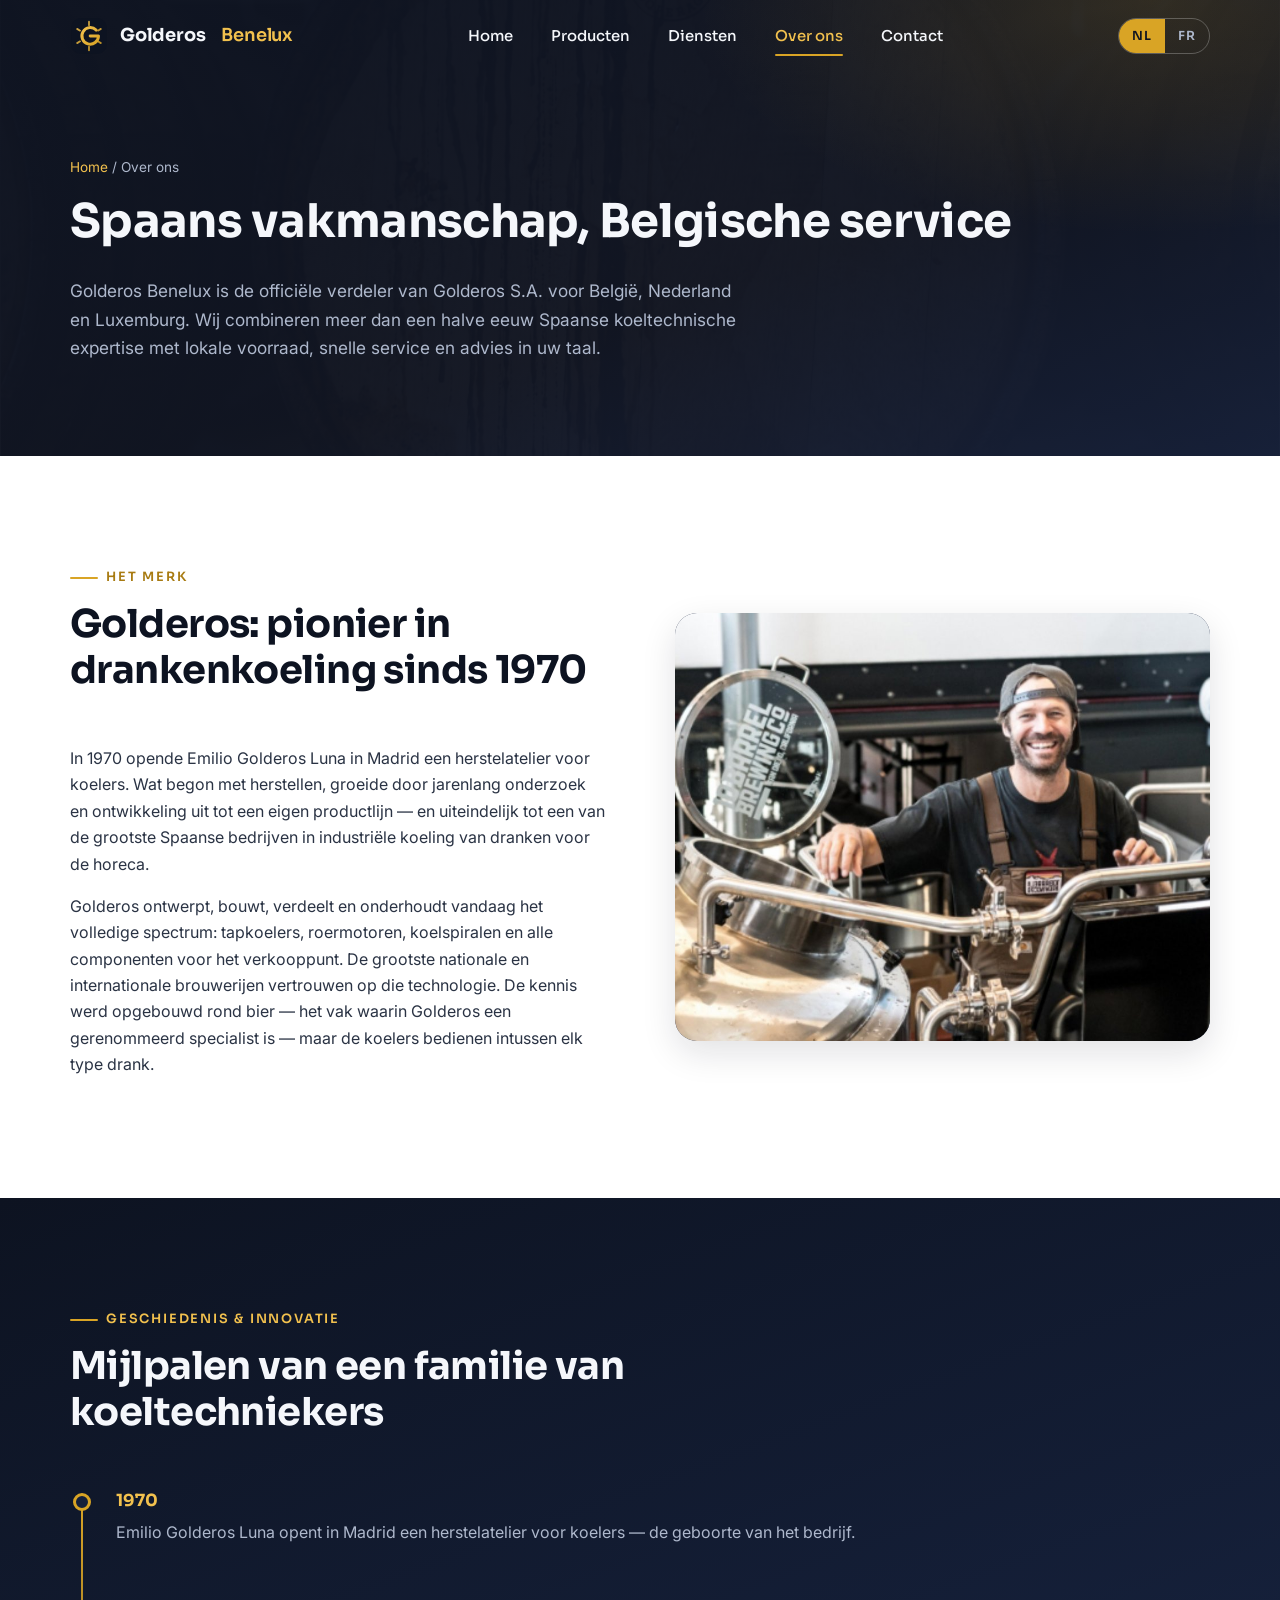
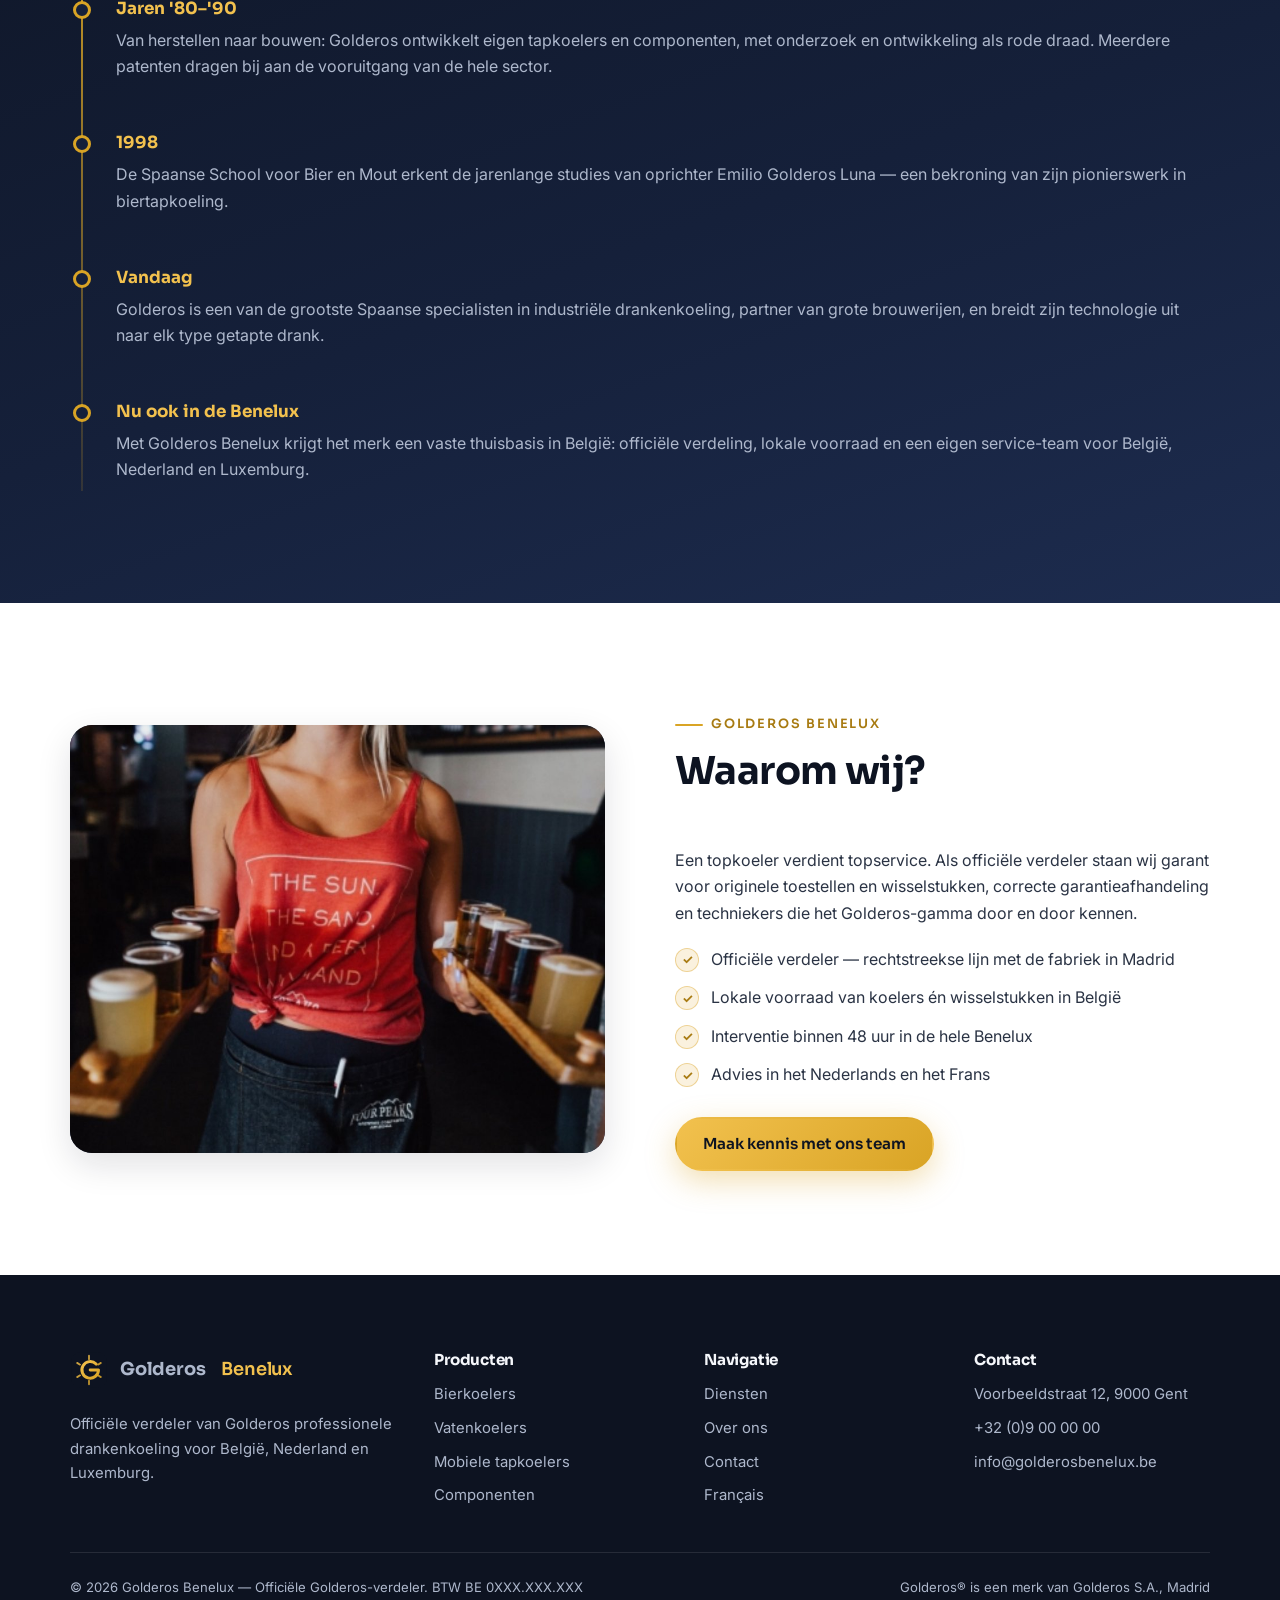
<file: nl/over-ons.html>
<!DOCTYPE html>
<html lang="nl">
<head>
  <meta charset="UTF-8">
  <meta name="viewport" content="width=device-width, initial-scale=1">
  <title>Over ons — Het verhaal van Golderos &amp; Golderos Benelux</title>
  <meta name="description" content="Golderos bouwt sinds 1970 professionele drankenkoeling in Madrid. Golderos Benelux brengt dat vakmanschap als officiële verdeler naar België, Nederland en Luxemburg.">
  <meta property="og:title" content="Over ons — Golderos Benelux">
  <meta property="og:description" content="Sinds 1970: van herstelatelier in Madrid tot specialist in professionele drankenkoeling.">
  <meta property="og:type" content="website">
  <meta property="og:locale" content="nl_BE">
  <!-- TODO: vervang het domein zodra de definitieve domeinnaam gekend is -->
  <link rel="alternate" hreflang="nl-BE" href="https://www.golderosbenelux.be/nl/over-ons.html">
  <link rel="alternate" hreflang="fr-BE" href="https://www.golderosbenelux.be/fr/a-propos.html">
  <link rel="alternate" hreflang="x-default" href="https://www.golderosbenelux.be/nl/over-ons.html">
  <link rel="icon" type="image/svg+xml" href="../assets/img/logo.svg">
  <link rel="preconnect" href="https://fonts.googleapis.com">
  <link rel="preconnect" href="https://fonts.gstatic.com" crossorigin>
  <link href="https://fonts.googleapis.com/css2?family=Inter:wght@400;500;600&family=Sora:wght@500;600;700&display=swap" rel="stylesheet">
  <link rel="stylesheet" href="../assets/css/style.css">
</head>
<body>
  <a class="skip-link" href="#main">Naar de inhoud</a>

  <header class="site-header">
    <div class="container header-inner">
      <a class="brand" href="index.html">
        <img class="brand-mark" src="../assets/img/logo.svg" alt="" width="38" height="38">
        Golderos&nbsp;<span class="brand-sub">Benelux</span>
      </a>
      <nav class="site-nav" id="site-nav" aria-label="Hoofdnavigatie">
        <a href="index.html">Home</a>
        <a href="producten.html">Producten</a>
        <a href="diensten.html">Diensten</a>
        <a href="over-ons.html" aria-current="page">Over ons</a>
        <a href="contact.html">Contact</a>
      </nav>
      <div class="header-actions">
        <div class="lang-switch" aria-label="Taalkeuze">
          <a href="over-ons.html" class="is-active" aria-current="true" lang="nl">NL</a>
          <a href="../fr/a-propos.html" lang="fr" hreflang="fr">FR</a>
        </div>
        <button class="nav-toggle" aria-expanded="false" aria-controls="site-nav" aria-label="Menu openen of sluiten">
          <span></span><span></span><span></span>
        </button>
      </div>
    </div>
  </header>

  <main id="main">
    <section class="page-hero">
      <div class="container">
        <p class="breadcrumb"><a href="index.html">Home</a> / Over ons</p>
        <h1>Spaans vakmanschap, Belgische service</h1>
        <p class="lede">Golderos Benelux is de officiële verdeler van Golderos S.A. voor België, Nederland en Luxemburg. Wij combineren meer dan een halve eeuw Spaanse koeltechnische expertise met lokale voorraad, snelle service en advies in uw taal.</p>
      </div>
    </section>

    <section class="section">
      <div class="container split">
        <div class="reveal">
          <div class="section-head">
            <span class="kicker">Het merk</span>
            <h2>Golderos: pionier in drankenkoeling sinds 1970</h2>
          </div>
          <p>In 1970 opende Emilio Golderos Luna in Madrid een herstelatelier voor koelers. Wat begon met herstellen, groeide door jarenlang onderzoek en ontwikkeling uit tot een eigen productlijn — en uiteindelijk tot een van de grootste Spaanse bedrijven in industriële koeling van dranken voor de horeca.</p>
          <p>Golderos ontwerpt, bouwt, verdeelt en onderhoudt vandaag het volledige spectrum: tapkoelers, roermotoren, koelspiralen en alle componenten voor het verkooppunt. De grootste nationale en internationale brouwerijen vertrouwen op die technologie. De kennis werd opgebouwd rond bier — het vak waarin Golderos een gerenommeerd specialist is — maar de koelers bedienen intussen elk type drank.</p>
        </div>
        <div class="split-media reveal">
          <img src="../assets/img/products/workshop.jpg" data-placeholder="../assets/img/products/placeholder-service.svg" onerror="this.onerror=null;this.src=this.dataset.placeholder;this.classList.add('is-placeholder')" alt="De Golderos werkplaats in Madrid" loading="lazy" width="1000" height="800">
        </div>
      </div>
    </section>

    <section class="section section--dark">
      <div class="container">
        <div class="section-head reveal">
          <span class="kicker">Geschiedenis &amp; innovatie</span>
          <h2>Mijlpalen van een familie van koeltechniekers</h2>
        </div>
        <ul class="timeline">
          <li class="reveal">
            <span class="year">1970</span>
            <p>Emilio Golderos Luna opent in Madrid een herstelatelier voor koelers — de geboorte van het bedrijf.</p>
          </li>
          <li class="reveal">
            <span class="year">Jaren '80–'90</span>
            <p>Van herstellen naar bouwen: Golderos ontwikkelt eigen tapkoelers en componenten, met onderzoek en ontwikkeling als rode draad. Meerdere patenten dragen bij aan de vooruitgang van de hele sector.</p>
          </li>
          <li class="reveal">
            <span class="year">1998</span>
            <p>De Spaanse School voor Bier en Mout erkent de jarenlange studies van oprichter Emilio Golderos Luna — een bekroning van zijn pionierswerk in biertapkoeling.</p>
          </li>
          <li class="reveal">
            <span class="year">Vandaag</span>
            <p>Golderos is een van de grootste Spaanse specialisten in industriële drankenkoeling, partner van grote brouwerijen, en breidt zijn technologie uit naar elk type getapte drank.</p>
          </li>
          <li class="reveal">
            <span class="year">Nu ook in de Benelux</span>
            <p>Met Golderos Benelux krijgt het merk een vaste thuisbasis in België: officiële verdeling, lokale voorraad en een eigen service-team voor België, Nederland en Luxemburg.</p>
          </li>
        </ul>
      </div>
    </section>

    <section class="section">
      <div class="container split split--rev">
        <div class="reveal">
          <div class="section-head">
            <span class="kicker">Golderos Benelux</span>
            <h2>Waarom wij?</h2>
          </div>
          <p>Een topkoeler verdient topservice. Als officiële verdeler staan wij garant voor originele toestellen en wisselstukken, correcte garantieafhandeling en techniekers die het Golderos-gamma door en door kennen.</p>
          <ul class="checklist">
            <li>Officiële verdeler — rechtstreekse lijn met de fabriek in Madrid</li>
            <li>Lokale voorraad van koelers én wisselstukken in België</li>
            <li>Interventie binnen 48 uur in de hele Benelux</li>
            <li>Advies in het Nederlands en het Frans</li>
          </ul>
          <div class="hero-actions">
            <a class="btn btn--gold" href="contact.html">Maak kennis met ons team</a>
          </div>
        </div>
        <div class="split-media reveal">
          <img src="../assets/img/products/team.jpg" data-placeholder="../assets/img/products/placeholder-beer-cooler.svg" onerror="this.onerror=null;this.src=this.dataset.placeholder;this.classList.add('is-placeholder')" alt="Het team van Golderos Benelux" loading="lazy" width="1000" height="800">
        </div>
      </div>
    </section>
  </main>

  <footer class="site-footer">
    <div class="container">
      <div class="footer-grid">
        <div class="footer-brand">
          <a class="brand" href="index.html">
            <img class="brand-mark" src="../assets/img/logo.svg" alt="" width="38" height="38">
            Golderos&nbsp;<span class="brand-sub">Benelux</span>
          </a>
          <p style="margin-top:16px">Officiële verdeler van Golderos professionele drankenkoeling voor België, Nederland en Luxemburg.</p>
        </div>
        <div>
          <h4>Producten</h4>
          <ul>
            <li><a href="producten.html#bierkoelers">Bierkoelers</a></li>
            <li><a href="producten.html#vatenkoelers">Vatenkoelers</a></li>
            <li><a href="producten.html#mobiele-koelers">Mobiele tapkoelers</a></li>
            <li><a href="producten.html#componenten">Componenten</a></li>
          </ul>
        </div>
        <div>
          <h4>Navigatie</h4>
          <ul>
            <li><a href="diensten.html">Diensten</a></li>
            <li><a href="over-ons.html">Over ons</a></li>
            <li><a href="contact.html">Contact</a></li>
            <li><a href="../fr/a-propos.html" lang="fr" hreflang="fr">Français</a></li>
          </ul>
        </div>
        <div>
          <h4>Contact</h4>
          <ul>
            <!-- TODO: definitieve bedrijfsgegevens invullen -->
            <li>Voorbeeldstraat 12, 9000 Gent</li>
            <li><a href="tel:+3290000000">+32 (0)9 00 00 00</a></li>
            <li><a href="mailto:info@golderosbenelux.be">info@golderosbenelux.be</a></li>
          </ul>
        </div>
      </div>
      <div class="footer-bottom">
        <span>© <span data-year>2026</span> Golderos Benelux — Officiële Golderos-verdeler. BTW BE 0XXX.XXX.XXX <!-- TODO --></span>
        <span>Golderos® is een merk van Golderos S.A., Madrid</span>
      </div>
    </div>
  </footer>

  <script src="../assets/js/main.js" defer></script>
</body>
</html>
</file>
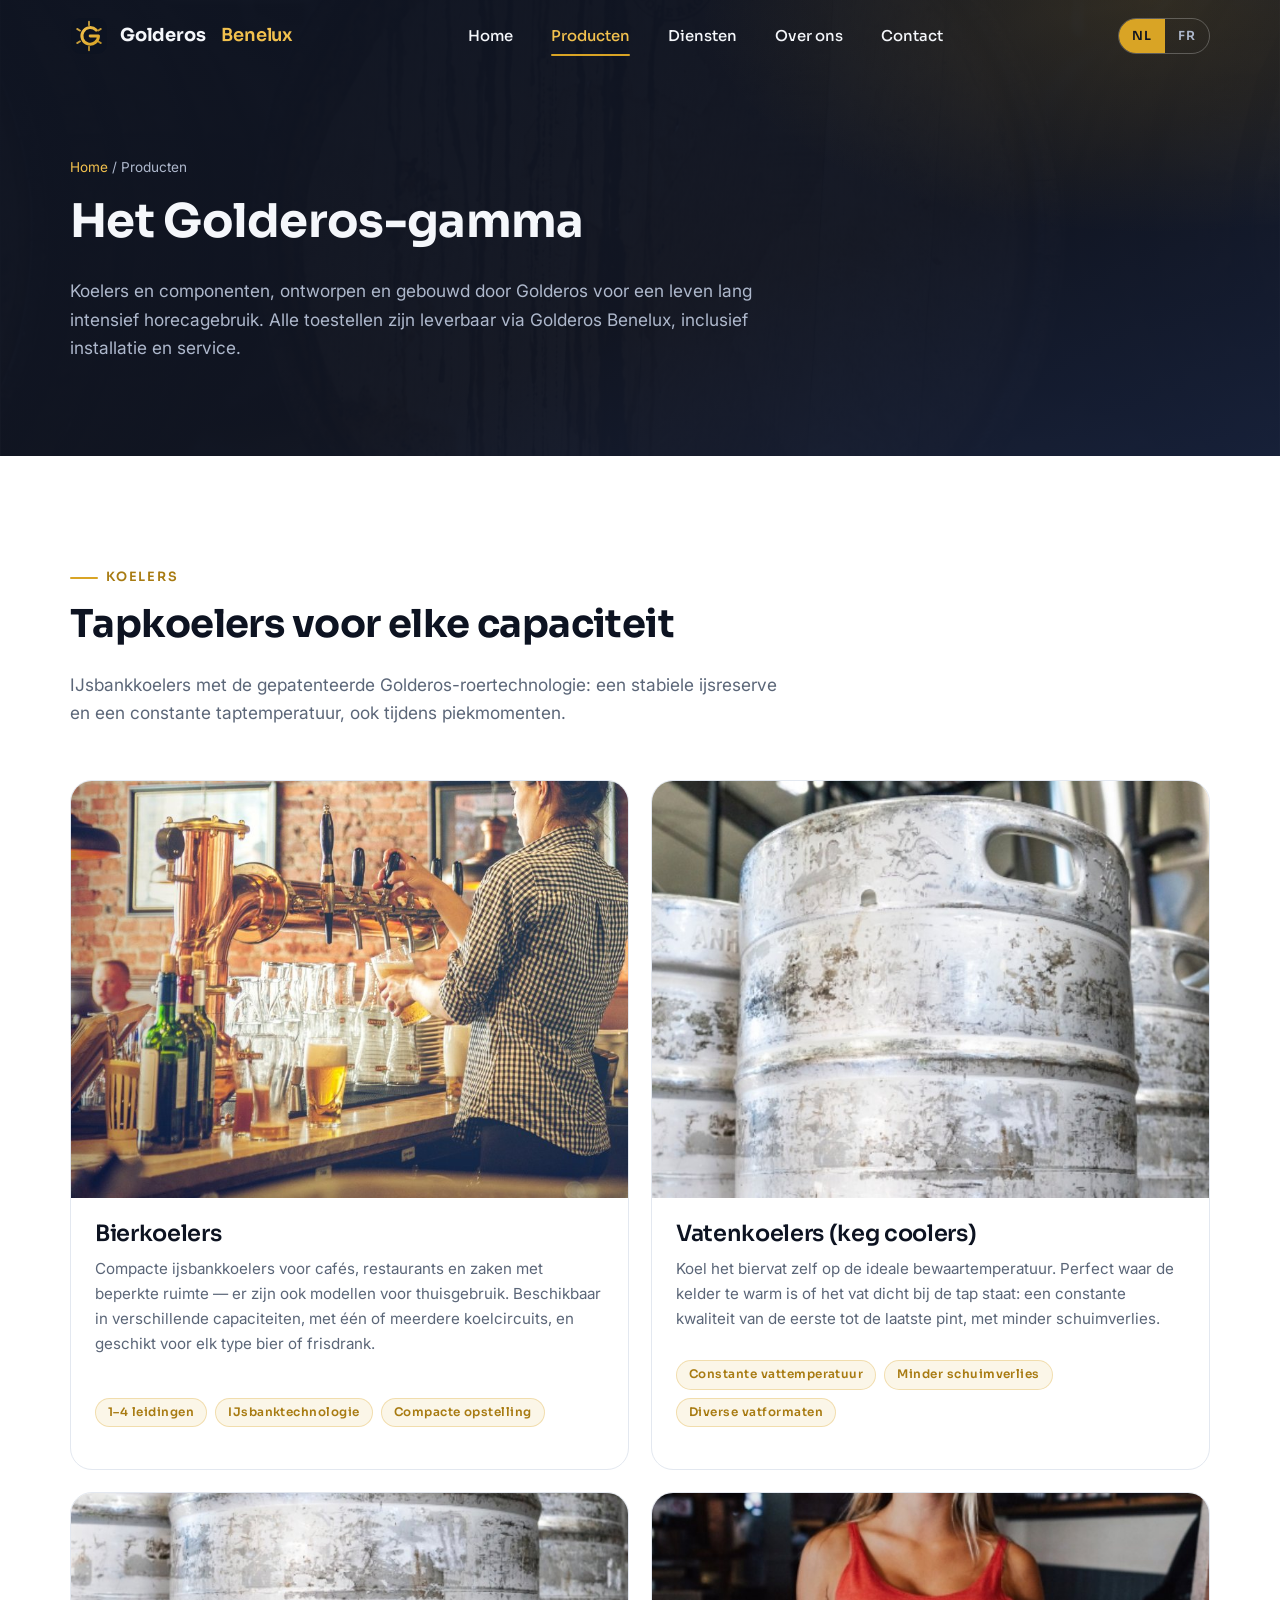
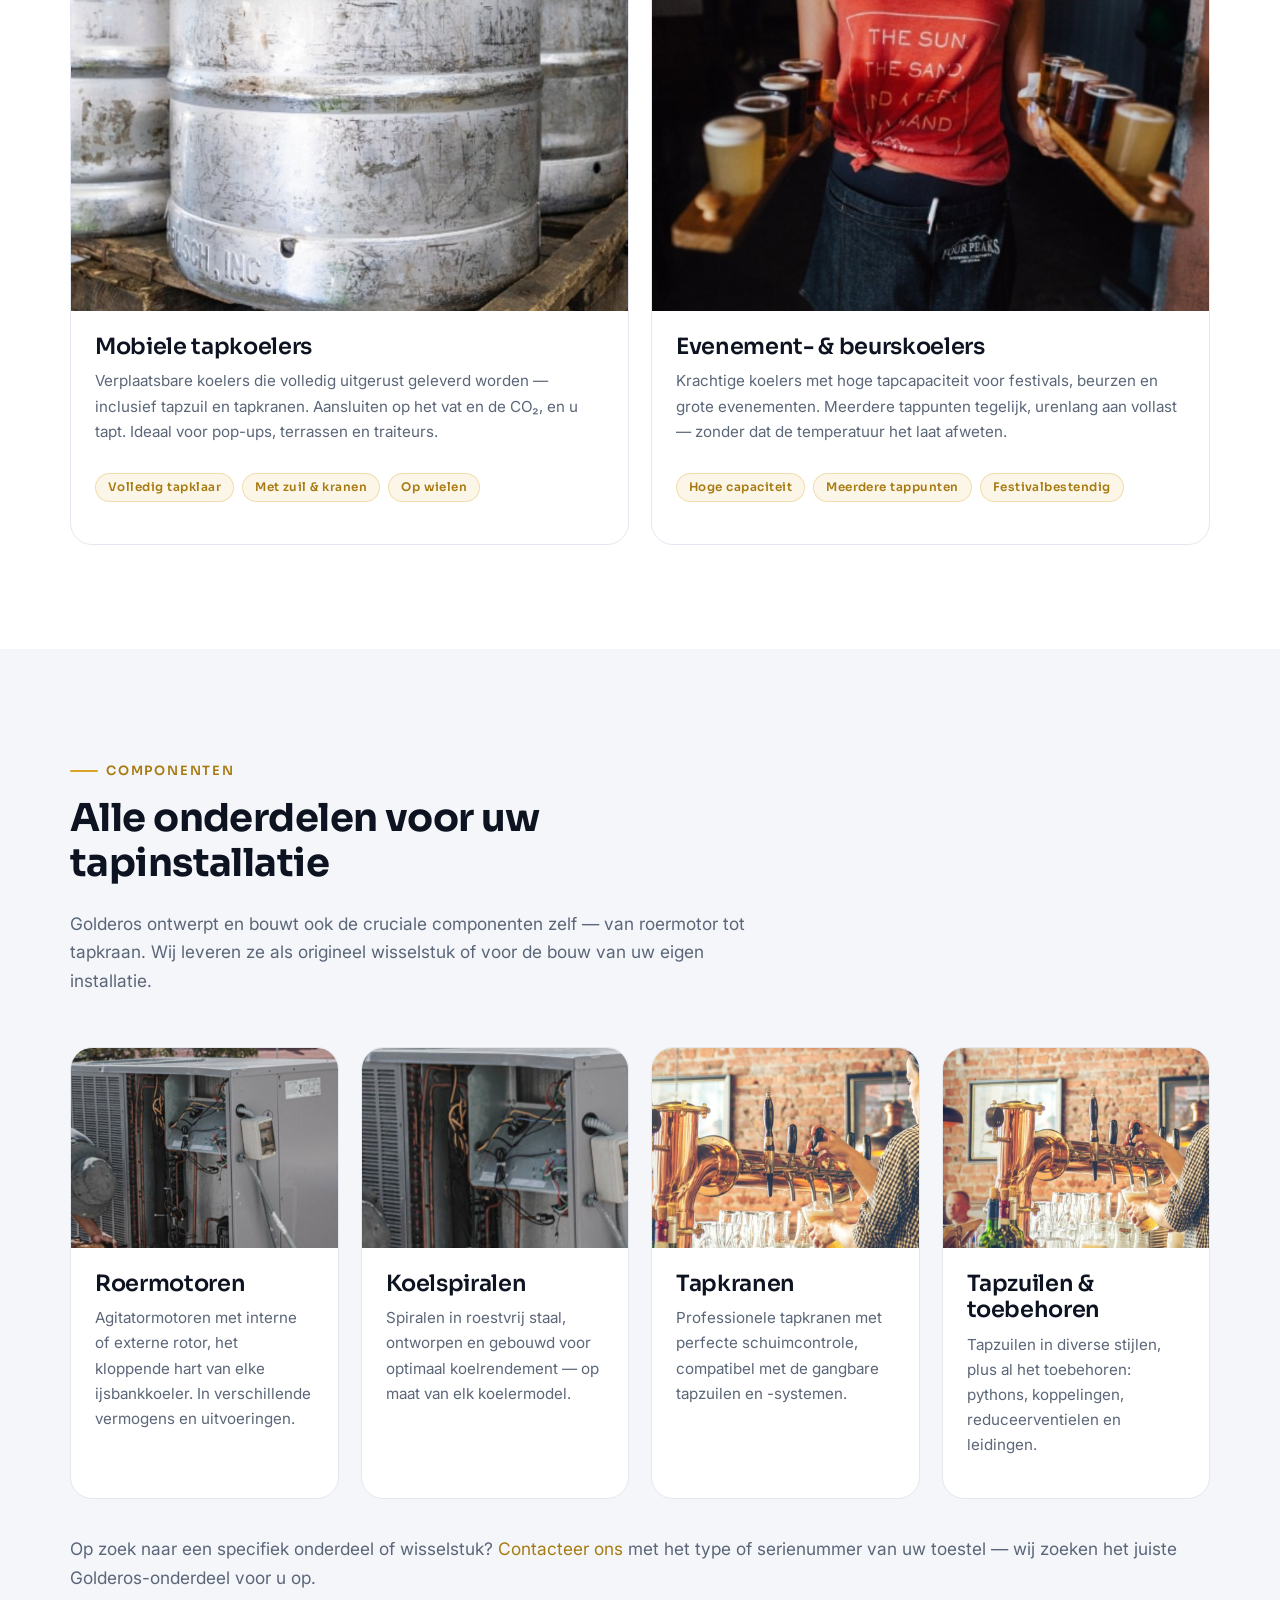
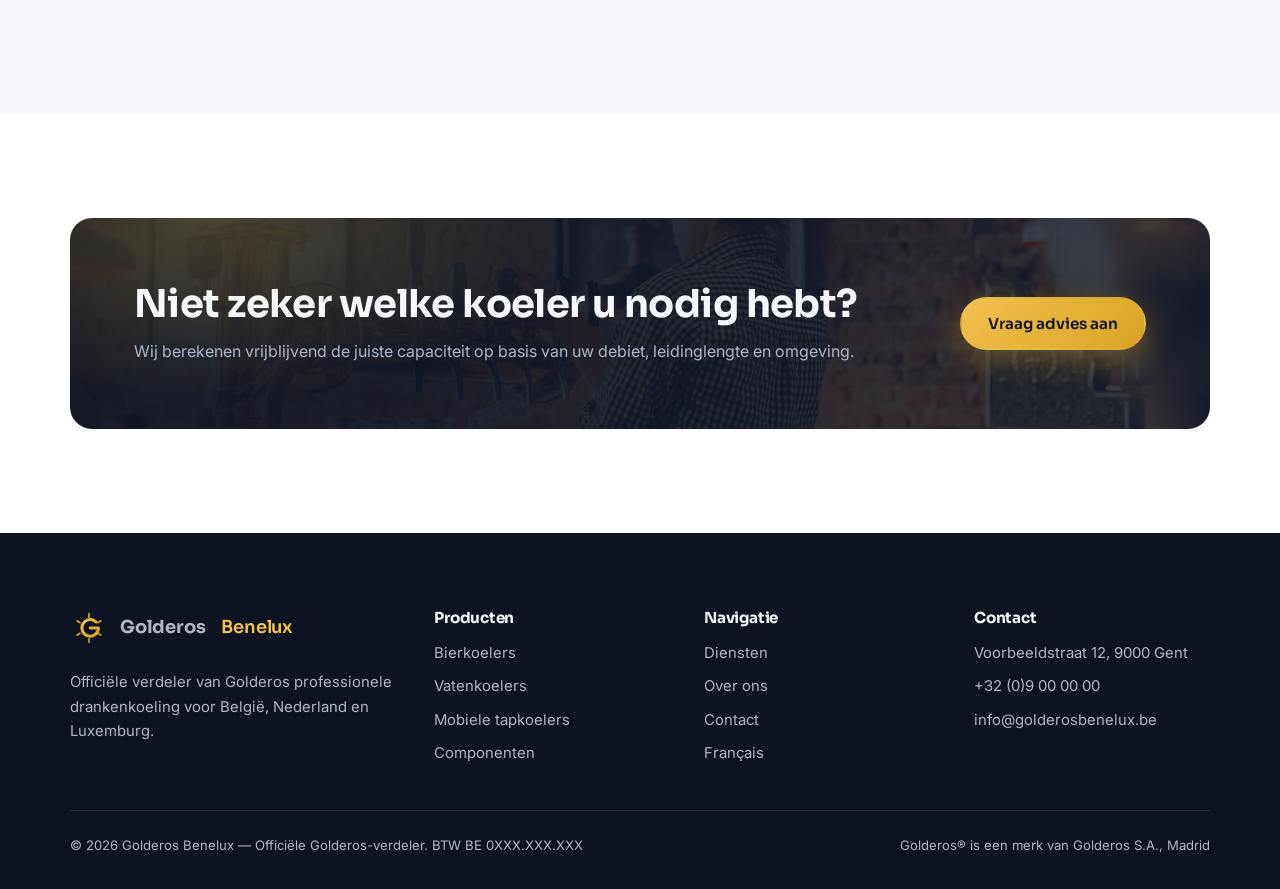
<file: nl/producten.html>
<!DOCTYPE html>
<html lang="nl">
<head>
  <meta charset="UTF-8">
  <meta name="viewport" content="width=device-width, initial-scale=1">
  <title>Producten — Golderos tapkoelers, vatenkoelers &amp; componenten | Golderos Benelux</title>
  <meta name="description" content="Het volledige Golderos-gamma in de Benelux: bierkoelers, vatenkoelers, mobiele tapkoelers, evenementkoelers, roermotoren, koelspiralen, tapkranen en tapzuilen.">
  <meta property="og:title" content="Producten — Golderos Benelux">
  <meta property="og:description" content="Bierkoelers, vatenkoelers, mobiele koelers, evenementkoelers en alle koelcomponenten.">
  <meta property="og:type" content="website">
  <meta property="og:locale" content="nl_BE">
  <!-- TODO: vervang het domein zodra de definitieve domeinnaam gekend is -->
  <link rel="alternate" hreflang="nl-BE" href="https://www.golderosbenelux.be/nl/producten.html">
  <link rel="alternate" hreflang="fr-BE" href="https://www.golderosbenelux.be/fr/produits.html">
  <link rel="alternate" hreflang="x-default" href="https://www.golderosbenelux.be/nl/producten.html">
  <link rel="icon" type="image/svg+xml" href="../assets/img/logo.svg">
  <link rel="preconnect" href="https://fonts.googleapis.com">
  <link rel="preconnect" href="https://fonts.gstatic.com" crossorigin>
  <link href="https://fonts.googleapis.com/css2?family=Inter:wght@400;500;600&family=Sora:wght@500;600;700&display=swap" rel="stylesheet">
  <link rel="stylesheet" href="../assets/css/style.css">
</head>
<body>
  <a class="skip-link" href="#main">Naar de inhoud</a>

  <header class="site-header">
    <div class="container header-inner">
      <a class="brand" href="index.html">
        <img class="brand-mark" src="../assets/img/logo.svg" alt="" width="38" height="38">
        Golderos&nbsp;<span class="brand-sub">Benelux</span>
      </a>
      <nav class="site-nav" id="site-nav" aria-label="Hoofdnavigatie">
        <a href="index.html">Home</a>
        <a href="producten.html" aria-current="page">Producten</a>
        <a href="diensten.html">Diensten</a>
        <a href="over-ons.html">Over ons</a>
        <a href="contact.html">Contact</a>
      </nav>
      <div class="header-actions">
        <div class="lang-switch" aria-label="Taalkeuze">
          <a href="producten.html" class="is-active" aria-current="true" lang="nl">NL</a>
          <a href="../fr/produits.html" lang="fr" hreflang="fr">FR</a>
        </div>
        <button class="nav-toggle" aria-expanded="false" aria-controls="site-nav" aria-label="Menu openen of sluiten">
          <span></span><span></span><span></span>
        </button>
      </div>
    </div>
  </header>

  <main id="main">
    <section class="page-hero">
      <div class="container">
        <p class="breadcrumb"><a href="index.html">Home</a> / Producten</p>
        <h1>Het Golderos-gamma</h1>
        <p class="lede">Koelers en componenten, ontworpen en gebouwd door Golderos voor een leven lang intensief horecagebruik. Alle toestellen zijn leverbaar via Golderos Benelux, inclusief installatie en service.</p>
      </div>
    </section>

    <!-- Koelers -->
    <section class="section" id="koelers">
      <div class="container">
        <div class="section-head reveal">
          <span class="kicker">Koelers</span>
          <h2>Tapkoelers voor elke capaciteit</h2>
          <p class="lede">IJsbankkoelers met de gepatenteerde Golderos-roertechnologie: een stabiele ijsreserve en een constante taptemperatuur, ook tijdens piekmomenten.</p>
        </div>
        <div class="grid grid--2">
          <article class="card reveal" id="bierkoelers">
            <div class="card-media">
              <img src="../assets/img/products/beer-cooler.jpg" data-placeholder="../assets/img/products/placeholder-beer-cooler.svg" onerror="this.onerror=null;this.src=this.dataset.placeholder;this.classList.add('is-placeholder')" alt="Golderos bierkoeler voor horeca" loading="lazy" width="800" height="600">
            </div>
            <div class="card-body">
              <h3>Bierkoelers</h3>
              <p>Compacte ijsbankkoelers voor cafés, restaurants en zaken met beperkte ruimte — er zijn ook modellen voor thuisgebruik. Beschikbaar in verschillende capaciteiten, met één of meerdere koelcircuits, en geschikt voor elk type bier of frisdrank.</p>
              <ul class="card-tags">
                <li>1–4 leidingen</li>
                <li>IJsbanktechnologie</li>
                <li>Compacte opstelling</li>
              </ul>
            </div>
          </article>
          <article class="card reveal" id="vatenkoelers">
            <div class="card-media">
              <img src="../assets/img/products/keg-cooler.jpg" data-placeholder="../assets/img/products/placeholder-keg-cooler.svg" onerror="this.onerror=null;this.src=this.dataset.placeholder;this.classList.add('is-placeholder')" alt="Golderos vatenkoeler (keg cooler)" loading="lazy" width="800" height="600">
            </div>
            <div class="card-body">
              <h3>Vatenkoelers (keg coolers)</h3>
              <p>Koel het biervat zelf op de ideale bewaartemperatuur. Perfect waar de kelder te warm is of het vat dicht bij de tap staat: een constante kwaliteit van de eerste tot de laatste pint, met minder schuimverlies.</p>
              <ul class="card-tags">
                <li>Constante vattemperatuur</li>
                <li>Minder schuimverlies</li>
                <li>Diverse vatformaten</li>
              </ul>
            </div>
          </article>
          <article class="card reveal" id="mobiele-koelers">
            <div class="card-media">
              <img src="../assets/img/products/mobile-cooler.jpg" data-placeholder="../assets/img/products/placeholder-mobile-cooler.svg" onerror="this.onerror=null;this.src=this.dataset.placeholder;this.classList.add('is-placeholder')" alt="Golderos mobiele tapkoeler" loading="lazy" width="800" height="600">
            </div>
            <div class="card-body">
              <h3>Mobiele tapkoelers</h3>
              <p>Verplaatsbare koelers die volledig uitgerust geleverd worden — inclusief tapzuil en tapkranen. Aansluiten op het vat en de CO₂, en u tapt. Ideaal voor pop-ups, terrassen en traiteurs.</p>
              <ul class="card-tags">
                <li>Volledig tapklaar</li>
                <li>Met zuil &amp; kranen</li>
                <li>Op wielen</li>
              </ul>
            </div>
          </article>
          <article class="card reveal" id="evenementkoelers">
            <div class="card-media">
              <img src="../assets/img/products/event-cooler.jpg" data-placeholder="../assets/img/products/placeholder-event-cooler.svg" onerror="this.onerror=null;this.src=this.dataset.placeholder;this.classList.add('is-placeholder')" alt="Golderos koeler voor evenementen en beurzen" loading="lazy" width="800" height="600">
            </div>
            <div class="card-body">
              <h3>Evenement- &amp; beurskoelers</h3>
              <p>Krachtige koelers met hoge tapcapaciteit voor festivals, beurzen en grote evenementen. Meerdere tappunten tegelijk, urenlang aan vollast — zonder dat de temperatuur het laat afweten.</p>
              <ul class="card-tags">
                <li>Hoge capaciteit</li>
                <li>Meerdere tappunten</li>
                <li>Festivalbestendig</li>
              </ul>
            </div>
          </article>
        </div>
      </div>
    </section>

    <!-- Componenten -->
    <section class="section section--mist" id="componenten">
      <div class="container">
        <div class="section-head reveal">
          <span class="kicker">Componenten</span>
          <h2>Alle onderdelen voor uw tapinstallatie</h2>
          <p class="lede">Golderos ontwerpt en bouwt ook de cruciale componenten zelf — van roermotor tot tapkraan. Wij leveren ze als origineel wisselstuk of voor de bouw van uw eigen installatie.</p>
        </div>
        <div class="grid grid--4">
          <article class="card reveal" id="roermotoren">
            <div class="card-media">
              <img src="../assets/img/products/agitator-motor.jpg" data-placeholder="../assets/img/products/placeholder-agitator-motor.svg" onerror="this.onerror=null;this.src=this.dataset.placeholder;this.classList.add('is-placeholder')" alt="Golderos roermotor met interne of externe rotor" loading="lazy" width="800" height="600">
            </div>
            <div class="card-body">
              <h3>Roermotoren</h3>
              <p>Agitatormotoren met interne of externe rotor, het kloppende hart van elke ijsbankkoeler. In verschillende vermogens en uitvoeringen.</p>
            </div>
          </article>
          <article class="card reveal" id="koelspiralen">
            <div class="card-media">
              <img src="../assets/img/products/cooling-coil.jpg" data-placeholder="../assets/img/products/placeholder-cooling-coil.svg" onerror="this.onerror=null;this.src=this.dataset.placeholder;this.classList.add('is-placeholder')" alt="Golderos koelspiraal in roestvrij staal" loading="lazy" width="800" height="600">
            </div>
            <div class="card-body">
              <h3>Koelspiralen</h3>
              <p>Spiralen in roestvrij staal, ontworpen en gebouwd voor optimaal koelrendement — op maat van elk koelermodel.</p>
            </div>
          </article>
          <article class="card reveal" id="tapkranen">
            <div class="card-media">
              <img src="../assets/img/products/beer-tap.jpg" data-placeholder="../assets/img/products/placeholder-beer-tap.svg" onerror="this.onerror=null;this.src=this.dataset.placeholder;this.classList.add('is-placeholder')" alt="Golderos tapkraan" loading="lazy" width="800" height="600">
            </div>
            <div class="card-body">
              <h3>Tapkranen</h3>
              <p>Professionele tapkranen met perfecte schuimcontrole, compatibel met de gangbare tapzuilen en -systemen.</p>
            </div>
          </article>
          <article class="card reveal" id="tapzuilen">
            <div class="card-media">
              <img src="../assets/img/products/tap-column.jpg" data-placeholder="../assets/img/products/placeholder-tap-column.svg" onerror="this.onerror=null;this.src=this.dataset.placeholder;this.classList.add('is-placeholder')" alt="Golderos tapzuil" loading="lazy" width="800" height="600">
            </div>
            <div class="card-body">
              <h3>Tapzuilen &amp; toebehoren</h3>
              <p>Tapzuilen in diverse stijlen, plus al het toebehoren: pythons, koppelingen, reduceerventielen en leidingen.</p>
            </div>
          </article>
        </div>
        <p class="lede reveal" style="margin-top:36px">Op zoek naar een specifiek onderdeel of wisselstuk? <a href="contact.html">Contacteer ons</a> met het type of serienummer van uw toestel — wij zoeken het juiste Golderos-onderdeel voor u op.</p>
      </div>
    </section>

    <!-- CTA -->
    <section class="section">
      <div class="container">
        <div class="cta-band reveal">
          <div>
            <h2>Niet zeker welke koeler u nodig hebt?</h2>
            <p>Wij berekenen vrijblijvend de juiste capaciteit op basis van uw debiet, leidinglengte en omgeving.</p>
          </div>
          <a class="btn btn--gold" href="contact.html">Vraag advies aan</a>
        </div>
      </div>
    </section>
  </main>

  <footer class="site-footer">
    <div class="container">
      <div class="footer-grid">
        <div class="footer-brand">
          <a class="brand" href="index.html">
            <img class="brand-mark" src="../assets/img/logo.svg" alt="" width="38" height="38">
            Golderos&nbsp;<span class="brand-sub">Benelux</span>
          </a>
          <p style="margin-top:16px">Officiële verdeler van Golderos professionele drankenkoeling voor België, Nederland en Luxemburg.</p>
        </div>
        <div>
          <h4>Producten</h4>
          <ul>
            <li><a href="#bierkoelers">Bierkoelers</a></li>
            <li><a href="#vatenkoelers">Vatenkoelers</a></li>
            <li><a href="#mobiele-koelers">Mobiele tapkoelers</a></li>
            <li><a href="#componenten">Componenten</a></li>
          </ul>
        </div>
        <div>
          <h4>Navigatie</h4>
          <ul>
            <li><a href="diensten.html">Diensten</a></li>
            <li><a href="over-ons.html">Over ons</a></li>
            <li><a href="contact.html">Contact</a></li>
            <li><a href="../fr/produits.html" lang="fr" hreflang="fr">Français</a></li>
          </ul>
        </div>
        <div>
          <h4>Contact</h4>
          <ul>
            <!-- TODO: definitieve bedrijfsgegevens invullen -->
            <li>Voorbeeldstraat 12, 9000 Gent</li>
            <li><a href="tel:+3290000000">+32 (0)9 00 00 00</a></li>
            <li><a href="mailto:info@golderosbenelux.be">info@golderosbenelux.be</a></li>
          </ul>
        </div>
      </div>
      <div class="footer-bottom">
        <span>© <span data-year>2026</span> Golderos Benelux — Officiële Golderos-verdeler. BTW BE 0XXX.XXX.XXX <!-- TODO --></span>
        <span>Golderos® is een merk van Golderos S.A., Madrid</span>
      </div>
    </div>
  </footer>

  <script src="../assets/js/main.js" defer></script>
</body>
</html>
</file>
<file: assets/css/style.css>
/* ==========================================================================
   Golderos Benelux — designsysteem
   Mobile-first, geen build-stap.
   ========================================================================== */

:root {
  /* Kleuren */
  --ink: #0d1321;
  --ink-2: #15203a;
  --ink-3: #1d2c4f;
  --gold: #d9a425;
  --gold-2: #f2c14e;
  --gold-dark: #a87b12;
  --paper: #ffffff;
  --mist: #f4f6fa;
  --line: #e3e8f0;
  --text: #2a3344;
  --text-soft: #5b6678;
  --text-inverse: #f5f7fb;
  --text-inverse-soft: #aeb8cc;

  /* Typografie */
  --font-display: "Sora", system-ui, sans-serif;
  --font-body: "Inter", system-ui, sans-serif;

  /* Maten */
  --radius: 14px;
  --radius-lg: 22px;
  --container: 1180px;
  --header-h: 72px;
  --shadow-sm: 0 2px 10px rgba(13, 19, 33, 0.07);
  --shadow-md: 0 12px 34px rgba(13, 19, 33, 0.12);
  --shadow-gold: 0 10px 30px rgba(217, 164, 37, 0.35);
}

*,
*::before,
*::after {
  box-sizing: border-box;
}

html {
  scroll-behavior: smooth;
  scroll-padding-top: calc(var(--header-h) + 16px);
}

body {
  margin: 0;
  font-family: var(--font-body);
  font-size: 1rem;
  line-height: 1.65;
  color: var(--text);
  background: var(--paper);
  -webkit-font-smoothing: antialiased;
  overflow-x: hidden;
}

img,
svg {
  max-width: 100%;
  display: block;
}

h1,
h2,
h3,
h4 {
  font-family: var(--font-display);
  color: var(--ink);
  line-height: 1.18;
  margin: 0 0 0.6em;
  letter-spacing: -0.015em;
}

h1 { font-size: clamp(2.1rem, 6.2vw, 3.6rem); font-weight: 700; }
h2 { font-size: clamp(1.6rem, 4vw, 2.4rem); font-weight: 700; }
h3 { font-size: clamp(1.15rem, 2.6vw, 1.4rem); font-weight: 600; }

p { margin: 0 0 1em; }

a {
  color: var(--gold-dark);
  text-decoration: none;
}

a:hover { text-decoration: underline; }

.container {
  width: 100%;
  max-width: var(--container);
  margin-inline: auto;
  padding-inline: 20px;
}

.section {
  padding-block: clamp(56px, 9vw, 104px);
}

.section--mist { background: var(--mist); }
.section--dark {
  background: linear-gradient(160deg, var(--ink) 0%, var(--ink-2) 60%, var(--ink-3) 100%);
  color: var(--text-inverse);
}
.section--dark h2,
.section--dark h3 { color: var(--text-inverse); }
.section--dark p { color: var(--text-inverse-soft); }

.section-head {
  max-width: 720px;
  margin-bottom: clamp(28px, 5vw, 52px);
}

.section-head .kicker {
  display: inline-flex;
  align-items: center;
  gap: 8px;
  font-family: var(--font-display);
  font-size: 0.8rem;
  font-weight: 600;
  text-transform: uppercase;
  letter-spacing: 0.14em;
  color: var(--gold-dark);
  margin-bottom: 14px;
}

.section--dark .kicker { color: var(--gold-2); }

.section-head .kicker::before {
  content: "";
  width: 28px;
  height: 2px;
  background: var(--gold);
  border-radius: 2px;
}

.lede {
  font-size: 1.08rem;
  color: var(--text-soft);
}

/* --------------------------------------------------------------------------
   Knoppen
   -------------------------------------------------------------------------- */

.btn {
  display: inline-flex;
  align-items: center;
  justify-content: center;
  gap: 10px;
  min-height: 50px;
  padding: 12px 26px;
  border-radius: 999px;
  font-family: var(--font-display);
  font-size: 0.95rem;
  font-weight: 600;
  text-decoration: none;
  border: 2px solid transparent;
  cursor: pointer;
  transition: transform 0.18s ease, box-shadow 0.18s ease, background 0.18s ease,
    color 0.18s ease, border-color 0.18s ease;
}

.btn:hover { text-decoration: none; transform: translateY(-2px); }

.btn--gold {
  background: linear-gradient(135deg, var(--gold-2), var(--gold));
  color: var(--ink);
  box-shadow: var(--shadow-gold);
}

.btn--gold:hover { box-shadow: 0 16px 38px rgba(217, 164, 37, 0.45); }

.btn--ghost {
  border-color: rgba(255, 255, 255, 0.35);
  color: var(--text-inverse);
}

.btn--ghost:hover { border-color: var(--gold-2); color: var(--gold-2); }

.btn--ink {
  background: var(--ink);
  color: var(--text-inverse);
}

.btn--ink:hover { background: var(--ink-3); }

/* --------------------------------------------------------------------------
   Header & navigatie
   -------------------------------------------------------------------------- */

.site-header {
  position: fixed;
  inset: 0 0 auto 0;
  z-index: 60;
  height: var(--header-h);
  display: flex;
  align-items: center;
  transition: background 0.25s ease, box-shadow 0.25s ease;
}

.site-header.is-solid,
.site-header.is-open {
  background: rgba(13, 19, 33, 0.92);
  backdrop-filter: blur(12px);
  -webkit-backdrop-filter: blur(12px);
  box-shadow: 0 6px 24px rgba(0, 0, 0, 0.25);
}

.header-inner {
  display: flex;
  align-items: center;
  justify-content: space-between;
  gap: 16px;
}

.brand {
  display: inline-flex;
  align-items: center;
  gap: 12px;
  font-family: var(--font-display);
  font-weight: 700;
  font-size: 1.12rem;
  color: var(--text-inverse);
  letter-spacing: -0.01em;
  white-space: nowrap;
}

.brand:hover { text-decoration: none; }

.brand .brand-mark { width: 38px; height: 38px; flex: none; }

.brand .brand-sub {
  color: var(--gold-2);
  font-weight: 600;
}

.site-nav {
  display: none;
}

.site-nav a {
  font-family: var(--font-display);
  font-size: 0.93rem;
  font-weight: 500;
  color: var(--text-inverse);
  padding: 10px 4px;
  position: relative;
}

.site-nav a:hover { text-decoration: none; color: var(--gold-2); }

.site-nav a::after {
  content: "";
  position: absolute;
  left: 4px;
  right: 4px;
  bottom: 2px;
  height: 2px;
  border-radius: 2px;
  background: var(--gold);
  transform: scaleX(0);
  transform-origin: left;
  transition: transform 0.2s ease;
}

.site-nav a:hover::after,
.site-nav a[aria-current="page"]::after { transform: scaleX(1); }

.site-nav a[aria-current="page"] { color: var(--gold-2); }

.header-actions {
  display: flex;
  align-items: center;
  gap: 12px;
}

.lang-switch {
  display: inline-flex;
  border: 1px solid rgba(255, 255, 255, 0.25);
  border-radius: 999px;
  overflow: hidden;
}

.lang-switch a {
  font-family: var(--font-display);
  font-size: 0.78rem;
  font-weight: 600;
  letter-spacing: 0.06em;
  color: var(--text-inverse-soft);
  padding: 7px 13px;
  min-width: 44px;
  text-align: center;
}

.lang-switch a:hover { text-decoration: none; color: var(--gold-2); }

.lang-switch a.is-active {
  background: var(--gold);
  color: var(--ink);
}

.nav-toggle {
  appearance: none;
  background: none;
  border: 0;
  width: 46px;
  height: 46px;
  display: inline-flex;
  flex-direction: column;
  align-items: center;
  justify-content: center;
  gap: 6px;
  cursor: pointer;
  padding: 0;
}

.nav-toggle span {
  width: 24px;
  height: 2px;
  border-radius: 2px;
  background: var(--text-inverse);
  transition: transform 0.25s ease, opacity 0.25s ease;
}

.is-open .nav-toggle span:nth-child(1) { transform: translateY(8px) rotate(45deg); }
.is-open .nav-toggle span:nth-child(2) { opacity: 0; }
.is-open .nav-toggle span:nth-child(3) { transform: translateY(-8px) rotate(-45deg); }

/* Mobiel uitklapmenu */
.site-nav.is-open {
  display: flex;
  flex-direction: column;
  position: fixed;
  top: var(--header-h);
  left: 0;
  right: 0;
  background: var(--ink);
  padding: 18px 20px 28px;
  gap: 4px;
  box-shadow: 0 24px 40px rgba(0, 0, 0, 0.35);
  max-height: calc(100vh - var(--header-h));
  overflow-y: auto;
}

.site-nav.is-open a {
  padding: 13px 8px;
  font-size: 1.05rem;
  border-bottom: 1px solid rgba(255, 255, 255, 0.08);
}

@media (min-width: 880px) {
  .site-nav {
    display: flex;
    gap: clamp(14px, 2.4vw, 30px);
  }
  .nav-toggle { display: none; }
}

/* Compacte header op smalle schermen zodat alles binnen 360px past */
@media (max-width: 560px) {
  .header-inner { gap: 8px; padding-inline: 14px; }
  .brand { font-size: 0.95rem; gap: 8px; }
  .brand .brand-mark { width: 30px; height: 30px; }
  .header-actions { gap: 6px; }
  .lang-switch a { min-width: 36px; padding: 6px 9px; font-size: 0.72rem; }
  .nav-toggle { width: 40px; }
}

/* --------------------------------------------------------------------------
   Hero
   -------------------------------------------------------------------------- */

.hero {
  position: relative;
  background:
    radial-gradient(900px 500px at 85% -10%, rgba(217, 164, 37, 0.22), transparent 65%),
    linear-gradient(160deg, rgba(13, 19, 33, 0.94) 0%, rgba(13, 19, 33, 0.86) 45%, rgba(21, 32, 58, 0.92) 100%),
    url("../img/hero-bg.jpg") center / cover no-repeat var(--ink);
  color: var(--text-inverse);
  padding-top: calc(var(--header-h) + clamp(48px, 10vw, 110px));
  padding-bottom: clamp(64px, 11vw, 130px);
  overflow: hidden;
}

.hero::after {
  content: "";
  position: absolute;
  inset: 0;
  background-image: radial-gradient(rgba(242, 193, 78, 0.16) 1.5px, transparent 1.5px);
  background-size: 34px 34px;
  mask-image: radial-gradient(720px 480px at 78% 20%, black, transparent 75%);
  -webkit-mask-image: radial-gradient(720px 480px at 78% 20%, black, transparent 75%);
  pointer-events: none;
}

.hero-inner {
  position: relative;
  z-index: 1;
  display: grid;
  gap: clamp(36px, 6vw, 64px);
  align-items: center;
}

.hero h1 { color: var(--text-inverse); margin-bottom: 0.45em; }

.hero h1 .accent {
  background: linear-gradient(120deg, var(--gold-2), var(--gold));
  -webkit-background-clip: text;
  background-clip: text;
  color: transparent;
}

.hero .lede {
  color: var(--text-inverse-soft);
  font-size: clamp(1.02rem, 2.2vw, 1.18rem);
  max-width: 56ch;
}

.hero-badge {
  display: inline-flex;
  align-items: center;
  gap: 10px;
  border: 1px solid rgba(242, 193, 78, 0.45);
  background: rgba(242, 193, 78, 0.1);
  color: var(--gold-2);
  font-family: var(--font-display);
  font-size: 0.8rem;
  font-weight: 600;
  letter-spacing: 0.08em;
  text-transform: uppercase;
  border-radius: 999px;
  padding: 8px 16px;
  margin-bottom: 22px;
}

.hero-badge::before {
  content: "";
  width: 8px;
  height: 8px;
  border-radius: 50%;
  background: var(--gold-2);
  box-shadow: 0 0 0 4px rgba(242, 193, 78, 0.2);
}

.hero-actions {
  display: flex;
  flex-wrap: wrap;
  gap: 14px;
  margin-top: 30px;
}

.hero-stats {
  display: grid;
  grid-template-columns: repeat(3, 1fr);
  gap: 14px;
  margin-top: clamp(36px, 6vw, 56px);
  padding-top: 30px;
  border-top: 1px solid rgba(255, 255, 255, 0.12);
  max-width: 640px;
}

.hero-stats strong {
  display: block;
  font-family: var(--font-display);
  font-size: clamp(1.4rem, 3.4vw, 2rem);
  color: var(--gold-2);
}

.hero-stats span {
  font-size: 0.85rem;
  color: var(--text-inverse-soft);
}

.hero-visual {
  display: none;
  justify-self: center;
}

.hero-visual img {
  width: min(480px, 100%);
  height: auto;
  border-radius: var(--radius-lg);
  border: 3px solid rgba(242, 193, 78, 0.55);
  box-shadow: 0 34px 70px rgba(0, 0, 0, 0.55);
}

@media (min-width: 980px) {
  .hero-inner { grid-template-columns: 1.15fr 0.85fr; }
  .hero-visual { display: block; }
}

/* Subhero voor binnenpagina's */
.page-hero {
  background:
    radial-gradient(700px 360px at 90% 0%, rgba(217, 164, 37, 0.16), transparent 65%),
    linear-gradient(160deg, rgba(13, 19, 33, 0.95) 0%, rgba(13, 19, 33, 0.88) 60%, rgba(21, 32, 58, 0.93) 100%),
    url("../img/hero-bg.jpg") center / cover no-repeat var(--ink);
  color: var(--text-inverse);
  padding-top: calc(var(--header-h) + clamp(44px, 8vw, 84px));
  padding-bottom: clamp(44px, 7vw, 76px);
}

.page-hero h1 { color: var(--text-inverse); font-size: clamp(1.9rem, 5vw, 2.9rem); }
.page-hero .lede { color: var(--text-inverse-soft); max-width: 62ch; }

.breadcrumb {
  font-size: 0.85rem;
  color: var(--text-inverse-soft);
  margin-bottom: 16px;
}

.breadcrumb a { color: var(--gold-2); }

/* --------------------------------------------------------------------------
   Kaarten & grids
   -------------------------------------------------------------------------- */

.grid {
  display: grid;
  gap: 22px;
}

@media (min-width: 640px) { .grid--2 { grid-template-columns: repeat(2, 1fr); } }
@media (min-width: 980px) {
  .grid--3 { grid-template-columns: repeat(3, 1fr); }
  .grid--4 { grid-template-columns: repeat(4, 1fr); }
}
@media (min-width: 640px) and (max-width: 979px) {
  .grid--3, .grid--4 { grid-template-columns: repeat(2, 1fr); }
}

.card {
  background: var(--paper);
  border: 1px solid var(--line);
  border-radius: var(--radius-lg);
  overflow: hidden;
  display: flex;
  flex-direction: column;
  transition: transform 0.22s ease, box-shadow 0.22s ease, border-color 0.22s ease;
}

.card:hover {
  transform: translateY(-6px);
  box-shadow: var(--shadow-md);
  border-color: rgba(217, 164, 37, 0.5);
}

.card-media {
  aspect-ratio: 4 / 3;
  background: linear-gradient(160deg, var(--ink-2), var(--ink-3));
  display: flex;
  align-items: center;
  justify-content: center;
  overflow: hidden;
}

.card-media img {
  width: 100%;
  height: 100%;
  object-fit: cover;
  transition: transform 0.4s ease;
}

.card:hover .card-media img { transform: scale(1.05); }

.card-media img.is-placeholder {
  object-fit: contain;
  padding: 12%;
}

.card-body {
  padding: 22px 24px 26px;
  display: flex;
  flex-direction: column;
  flex: 1;
}

.card-body h3 { margin-bottom: 0.4em; }

.card-body p {
  color: var(--text-soft);
  font-size: 0.95rem;
  flex: 1;
}

.card-tags {
  display: flex;
  flex-wrap: wrap;
  gap: 8px;
  margin-top: 14px;
  padding: 0;
  list-style: none;
}

.card-tags li {
  font-size: 0.74rem;
  font-weight: 600;
  font-family: var(--font-display);
  letter-spacing: 0.04em;
  color: var(--gold-dark);
  background: rgba(217, 164, 37, 0.1);
  border: 1px solid rgba(217, 164, 37, 0.3);
  border-radius: 999px;
  padding: 4px 12px;
}

.card-link {
  font-family: var(--font-display);
  font-weight: 600;
  font-size: 0.92rem;
  margin-top: 16px;
  color: var(--gold-dark);
  display: inline-flex;
  align-items: center;
  gap: 6px;
}

.card-link::after { content: "→"; transition: transform 0.2s ease; }
.card:hover .card-link::after { transform: translateX(4px); }

/* USP-strook */
.usp {
  display: flex;
  gap: 16px;
  align-items: flex-start;
}

.usp-icon {
  flex: none;
  width: 52px;
  height: 52px;
  border-radius: 14px;
  display: grid;
  place-items: center;
  background: linear-gradient(135deg, rgba(242, 193, 78, 0.18), rgba(217, 164, 37, 0.08));
  border: 1px solid rgba(217, 164, 37, 0.35);
  color: var(--gold-dark);
}

.section--dark .usp-icon { color: var(--gold-2); }

.usp h3 { font-size: 1.05rem; margin-bottom: 0.3em; }
.usp p { font-size: 0.92rem; color: var(--text-soft); margin: 0; }
.section--dark .usp p { color: var(--text-inverse-soft); }

/* Split-secties (tekst + visual) */
.split {
  display: grid;
  gap: clamp(30px, 6vw, 70px);
  align-items: center;
}

@media (min-width: 920px) {
  .split { grid-template-columns: 1fr 1fr; }
  .split--rev > :first-child { order: 2; }
}

.split-media {
  border-radius: var(--radius-lg);
  overflow: hidden;
  box-shadow: var(--shadow-md);
  aspect-ratio: 5 / 4;
  background: linear-gradient(160deg, var(--ink-2), var(--ink-3));
  display: flex;
  align-items: center;
  justify-content: center;
}

.split-media img { width: 100%; height: 100%; object-fit: cover; }
.split-media img.is-placeholder { object-fit: contain; padding: 14%; }

/* Checklijst */
.checklist {
  list-style: none;
  padding: 0;
  margin: 20px 0 0;
  display: grid;
  gap: 12px;
}

.checklist li {
  display: flex;
  gap: 12px;
  align-items: flex-start;
}

.checklist li::before {
  content: "✓";
  flex: none;
  width: 24px;
  height: 24px;
  border-radius: 50%;
  display: grid;
  place-items: center;
  font-size: 0.8rem;
  font-weight: 700;
  background: rgba(217, 164, 37, 0.15);
  color: var(--gold-dark);
  border: 1px solid rgba(217, 164, 37, 0.4);
  margin-top: 2px;
}

.section--dark .checklist li::before { color: var(--gold-2); }

/* Tijdlijn (over ons) */
.timeline {
  list-style: none;
  margin: 0;
  padding: 0;
  position: relative;
  display: grid;
  gap: 34px;
}

.timeline::before {
  content: "";
  position: absolute;
  left: 11px;
  top: 8px;
  bottom: 8px;
  width: 2px;
  background: linear-gradient(var(--gold), rgba(217, 164, 37, 0.15));
}

.timeline li {
  position: relative;
  padding-left: 46px;
}

.timeline li::before {
  content: "";
  position: absolute;
  left: 3px;
  top: 6px;
  width: 18px;
  height: 18px;
  border-radius: 50%;
  background: var(--ink);
  border: 3px solid var(--gold);
}

.timeline .year {
  font-family: var(--font-display);
  font-weight: 700;
  color: var(--gold-dark);
  font-size: 1.05rem;
  display: block;
  margin-bottom: 4px;
}

.section--dark .timeline .year { color: var(--gold-2); }
.section--dark .timeline li::before { background: var(--ink-2); }

/* CTA-band */
.cta-band {
  background:
    radial-gradient(620px 300px at 12% 0%, rgba(242, 193, 78, 0.22), transparent 60%),
    linear-gradient(100deg, rgba(13, 19, 33, 0.94) 30%, rgba(13, 19, 33, 0.78) 100%),
    url("../img/hero-taps.jpg") center / cover no-repeat var(--ink);
  border-radius: var(--radius-lg);
  color: var(--text-inverse);
  padding: clamp(34px, 6vw, 64px);
  display: grid;
  gap: 24px;
  align-items: center;
  text-align: left;
}

.cta-band h2 { color: var(--text-inverse); margin-bottom: 0.3em; }
.cta-band p { color: var(--text-inverse-soft); margin: 0; }

@media (min-width: 880px) {
  .cta-band { grid-template-columns: 1fr auto; }
}

/* --------------------------------------------------------------------------
   Contact
   -------------------------------------------------------------------------- */

.contact-layout {
  display: grid;
  gap: 34px;
}

@media (min-width: 920px) {
  .contact-layout { grid-template-columns: 1fr 1.2fr; align-items: start; }
}

.contact-info {
  display: grid;
  gap: 18px;
}

.contact-item {
  display: flex;
  gap: 14px;
  align-items: flex-start;
  background: var(--paper);
  border: 1px solid var(--line);
  border-radius: var(--radius);
  padding: 18px 20px;
}

.contact-item .usp-icon { width: 44px; height: 44px; }
.contact-item h3 { font-size: 0.98rem; margin-bottom: 2px; }
.contact-item p { margin: 0; font-size: 0.93rem; color: var(--text-soft); }

.form {
  background: var(--paper);
  border: 1px solid var(--line);
  border-radius: var(--radius-lg);
  padding: clamp(22px, 4vw, 36px);
  box-shadow: var(--shadow-sm);
  display: grid;
  gap: 18px;
}

.form-row { display: grid; gap: 18px; }

@media (min-width: 640px) {
  .form-row--2 { grid-template-columns: 1fr 1fr; }
}

.field { display: grid; gap: 7px; }

.field label {
  font-family: var(--font-display);
  font-size: 0.86rem;
  font-weight: 600;
  color: var(--ink);
}

.field input,
.field select,
.field textarea {
  font: inherit;
  color: var(--text);
  border: 1.5px solid var(--line);
  border-radius: 10px;
  padding: 13px 15px;
  min-height: 50px;
  background: var(--mist);
  transition: border-color 0.18s ease, background 0.18s ease;
  width: 100%;
}

.field textarea { min-height: 140px; resize: vertical; }

.field input:focus,
.field select:focus,
.field textarea:focus {
  outline: none;
  border-color: var(--gold);
  background: var(--paper);
}

.form-note { font-size: 0.83rem; color: var(--text-soft); margin: 0; }

.form-feedback {
  display: none;
  border-radius: 10px;
  padding: 14px 16px;
  font-size: 0.92rem;
  background: rgba(33, 150, 83, 0.1);
  border: 1px solid rgba(33, 150, 83, 0.4);
  color: #1d7a47;
}

.form-feedback.is-visible { display: block; }

/* --------------------------------------------------------------------------
   Footer
   -------------------------------------------------------------------------- */

.site-footer {
  background: var(--ink);
  color: var(--text-inverse-soft);
  padding: clamp(48px, 7vw, 76px) 0 32px;
  font-size: 0.93rem;
}

.footer-grid {
  display: grid;
  gap: 34px;
  margin-bottom: 44px;
}

@media (min-width: 760px) {
  .footer-grid { grid-template-columns: 1.4fr 1fr 1fr 1fr; }
}

.site-footer h4 {
  color: var(--text-inverse);
  font-size: 0.95rem;
  margin-bottom: 14px;
}

.site-footer ul {
  list-style: none;
  margin: 0;
  padding: 0;
  display: grid;
  gap: 9px;
}

.site-footer a { color: var(--text-inverse-soft); }
.site-footer a:hover { color: var(--gold-2); text-decoration: none; }

.footer-brand p { max-width: 36ch; }

.footer-bottom {
  border-top: 1px solid rgba(255, 255, 255, 0.1);
  padding-top: 24px;
  display: flex;
  flex-wrap: wrap;
  gap: 12px;
  justify-content: space-between;
  font-size: 0.82rem;
}

/* --------------------------------------------------------------------------
   Scroll-reveal
   -------------------------------------------------------------------------- */

.reveal {
  opacity: 0;
  transform: translateY(26px);
  transition: opacity 0.6s ease, transform 0.6s ease;
}

.reveal.is-visible {
  opacity: 1;
  transform: none;
}

@media (prefers-reduced-motion: reduce) {
  html { scroll-behavior: auto; }
  .reveal { opacity: 1; transform: none; transition: none; }
  .btn, .card, .card-media img { transition: none; }
}

/* --------------------------------------------------------------------------
   Hulpklassen
   -------------------------------------------------------------------------- */

.mt-0 { margin-top: 0; }
.center { text-align: center; }
.center .section-head { margin-inline: auto; }

.skip-link {
  position: absolute;
  left: -999px;
  top: 8px;
  z-index: 100;
  background: var(--gold);
  color: var(--ink);
  padding: 10px 18px;
  border-radius: 8px;
  font-weight: 600;
}

.skip-link:focus { left: 8px; }
</file>
